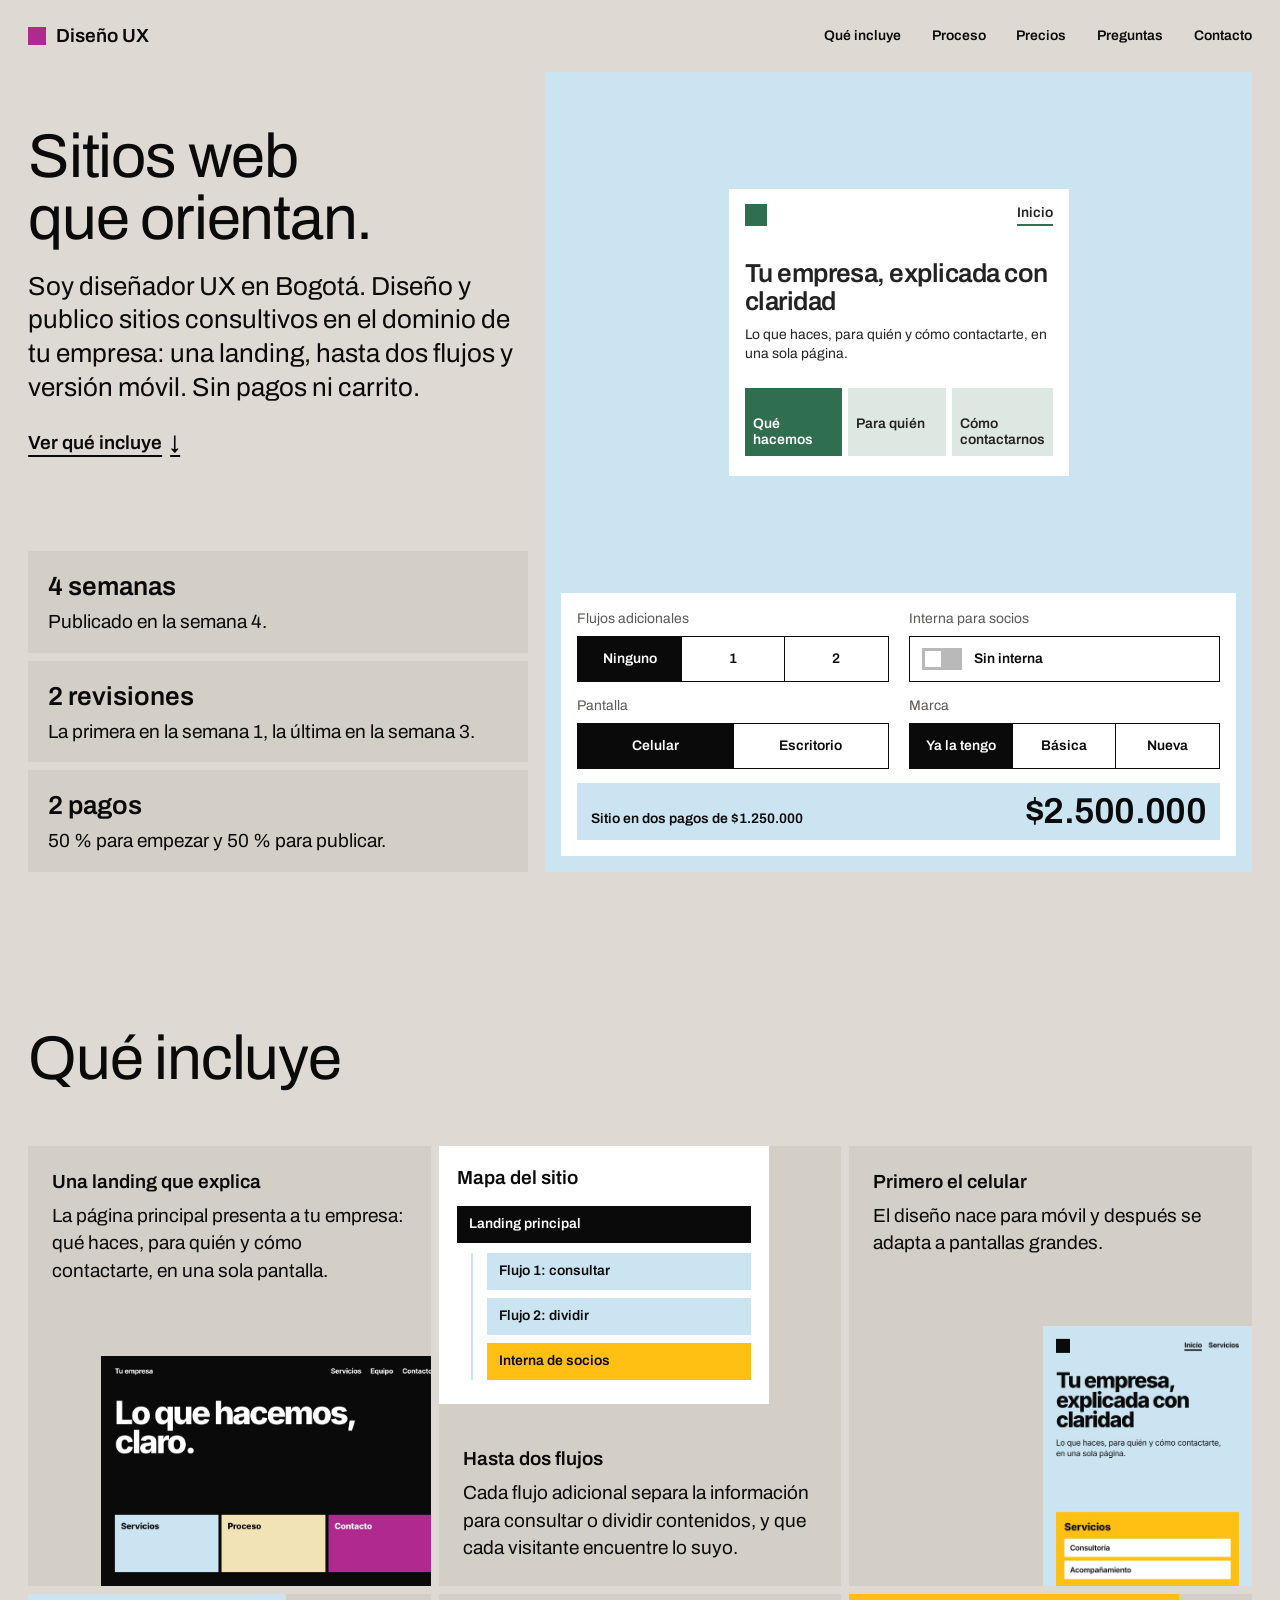
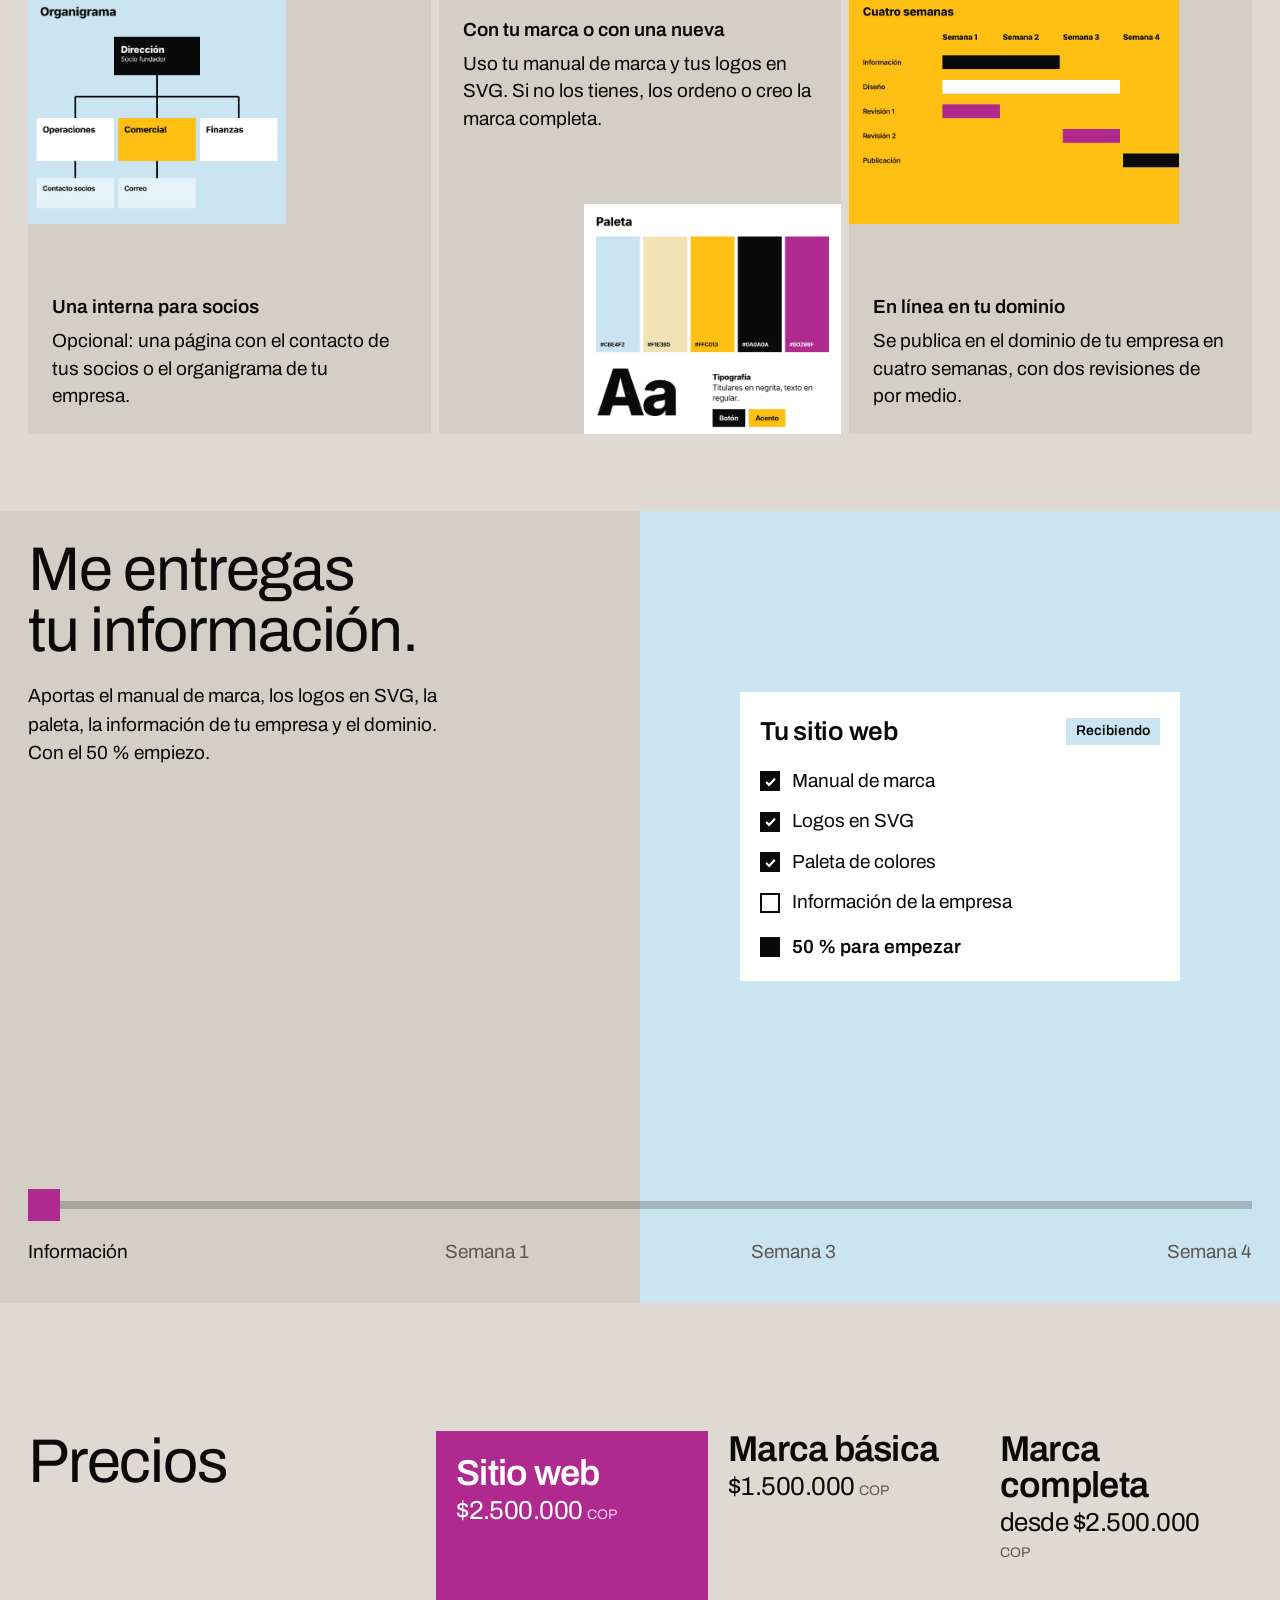
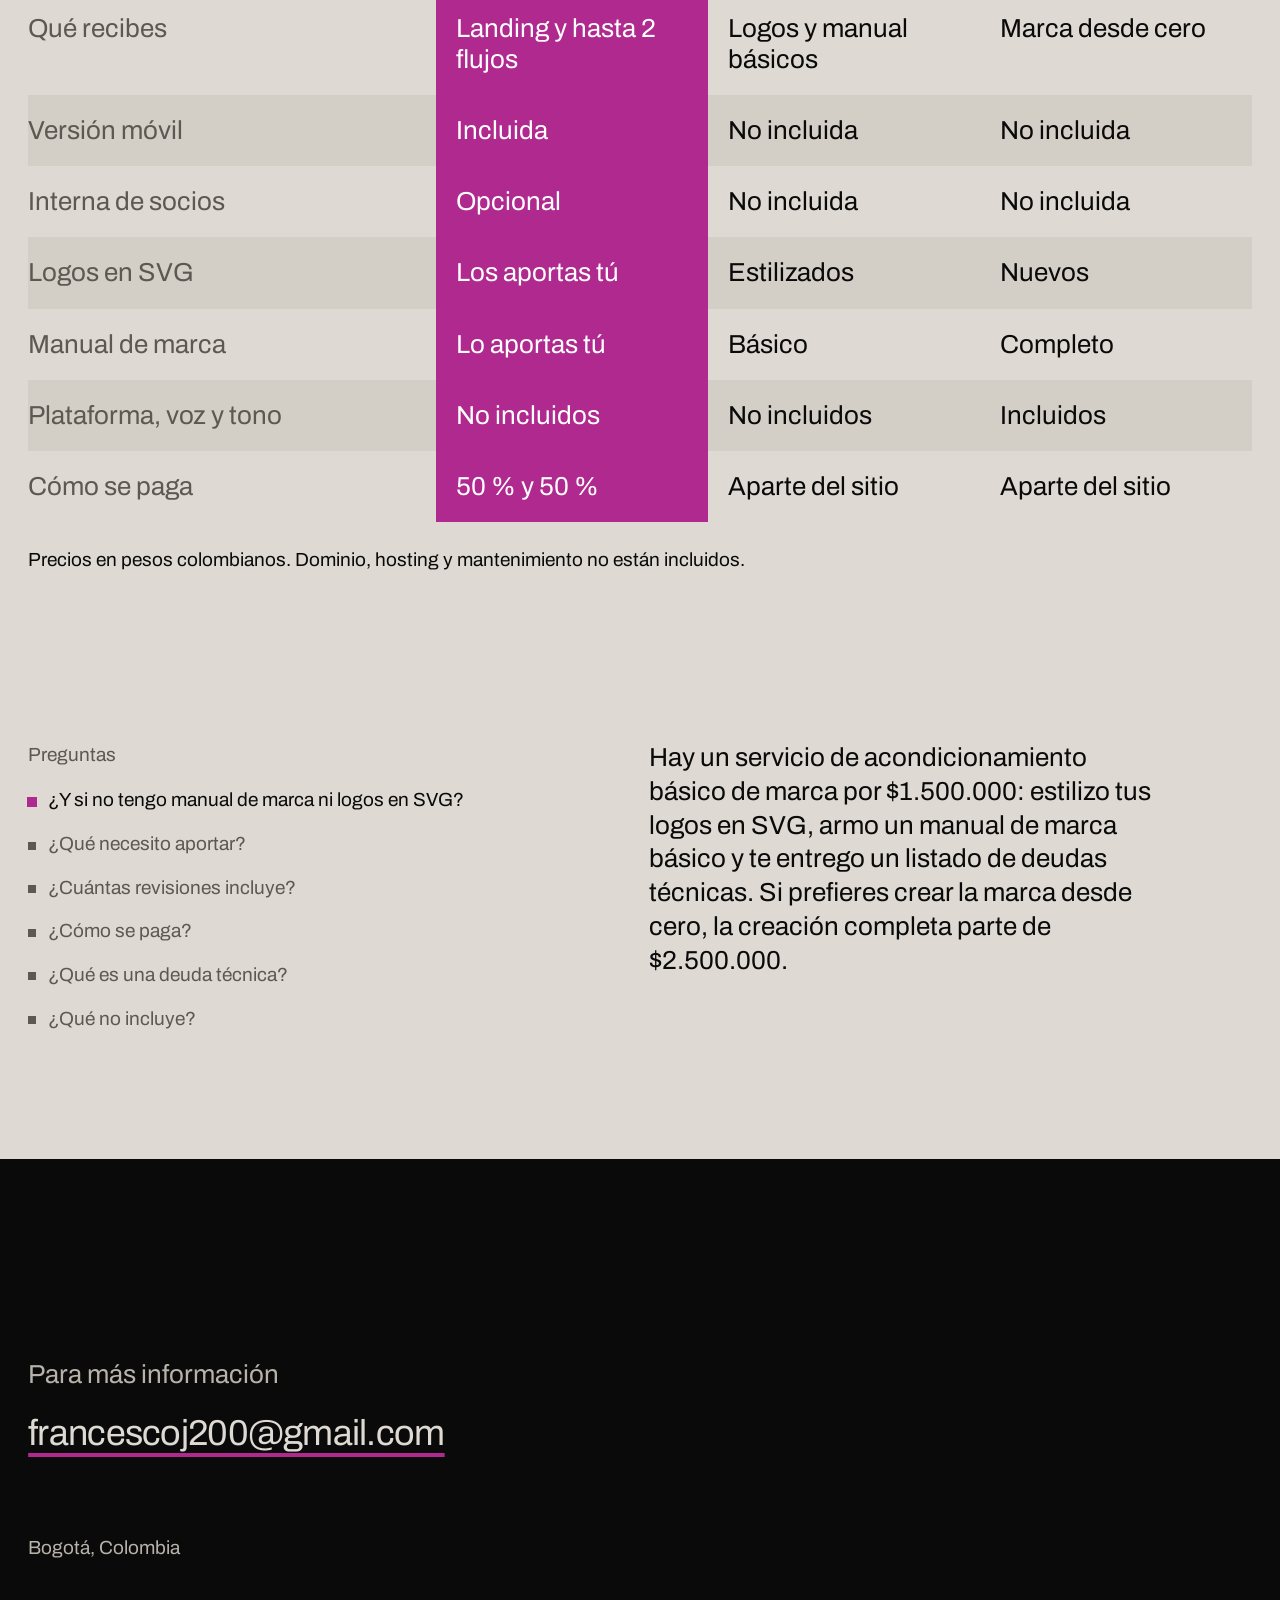
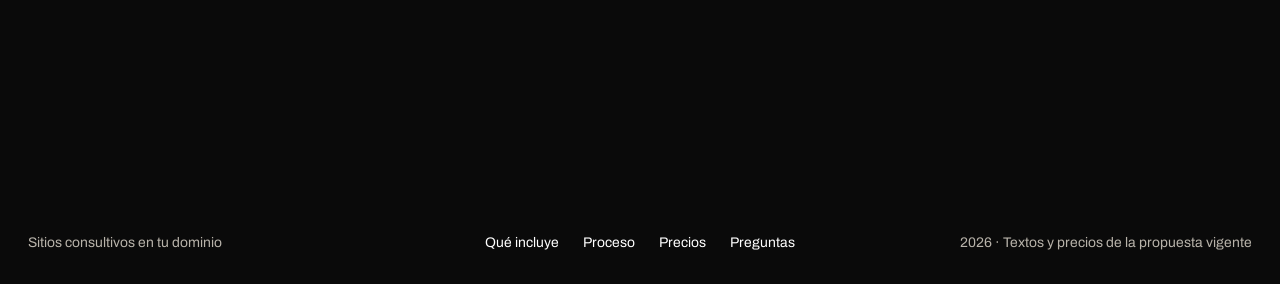
<file: index.html>
<!doctype html>
<html lang="es">
<head>
<meta charset="utf-8">
<meta name="viewport" content="width=device-width, initial-scale=1">
<title>Diseño UX para web · Sitios consultivos en tu dominio · Bogotá</title>
<meta name="description" content="Diseño y publico sitios web consultivos en el dominio de tu empresa: una landing, hasta dos flujos y versión móvil. Cuatro semanas, dos revisiones.">
<link rel="preconnect" href="https://fonts.googleapis.com">
<link rel="preconnect" href="https://fonts.gstatic.com" crossorigin>
<link href="https://fonts.googleapis.com/css2?family=Archivo:wght@400;600&display=swap" rel="stylesheet">
<link rel="stylesheet" href="styles.css">
<script>document.documentElement.classList.add('js')</script>
</head>
<body>

<!-- ============ HERO ============ -->
<header class="hero" id="inicio">
  <div class="nav">
    <a class="logo" href="#inicio"><span class="logo__mark" aria-hidden="true"></span>Diseño UX</a>
    <nav aria-label="Secciones">
      <a class="nav__opt" href="#incluye">Qué incluye</a>
      <a class="nav__opt" href="#proceso">Proceso</a>
      <a href="#precios">Precios</a>
      <a class="nav__opt" href="#preguntas">Preguntas</a>
      <a href="#contacto">Contacto</a>
    </nav>
  </div>

  <div class="hero__grid">
    <div class="hero__copy">
      <h1><span>Sitios web</span> <span>que orientan.</span></h1>
      <p class="lede" data-reveal>Soy diseñador UX en Bogotá. Diseño y publico sitios consultivos en el dominio de tu empresa: una landing, hasta dos flujos y versión móvil. Sin pagos ni carrito.</p>
      <a class="arrow" data-reveal style="--i:1" href="#incluye">Ver qué incluye <span aria-hidden="true">↓</span></a>

      <ul class="facts">
        <li data-reveal style="--i:1"><strong>4 semanas</strong><span>Publicado en la semana 4.</span></li>
        <li data-reveal style="--i:2"><strong>2 revisiones</strong><span>La primera en la semana 1, la última en la semana 3.</span></li>
        <li data-reveal style="--i:3"><strong>2 pagos</strong><span>50 % para empezar y 50 % para publicar.</span></li>
      </ul>
    </div>

    <div class="stage" data-reveal style="--i:1" role="group" aria-label="Arma tu sitio: configurador en vivo">
      <div class="stage__art">
        <div class="art" id="art" data-ui data-mode="narrow" data-flows="0" data-socios="off" data-brand="mine">
          <div class="art__bar">
            <span class="art__logo"></span>
            <nav class="art__tabs" aria-hidden="true">
              <b>Inicio</b>
              <span data-show="f1">Servicios</span>
              <span data-show="f2">Equipo</span>
              <span data-show="socios">Socios</span>
            </nav>
          </div>
          <div class="art__hero">
            <p class="art__h">Tu empresa, explicada con claridad</p>
            <p class="art__p">Lo que haces, para quién y cómo contactarte, en una sola página.</p>
          </div>
          <div class="art__tiles">
            <span>Qué hacemos</span><span>Para quién</span><span>Cómo contactarnos</span>
          </div>
          <div class="art__sec" data-show="f1">
            <p class="art__h2">Servicios</p>
            <ul><li>Consultoría</li><li>Acompañamiento</li><li>Capacitación</li></ul>
          </div>
          <div class="art__sec" data-show="f2">
            <p class="art__h2">Equipo</p>
            <ul><li>Dirección</li><li>Operaciones</li><li>Atención</li></ul>
          </div>
          <div class="art__sec" data-show="socios">
            <p class="art__h2">Socios</p>
            <div class="org"><i></i><i></i><i></i><i></i></div>
          </div>
        </div>
      </div>

      <div class="cfg" data-ui>
        <div class="cfg__grp">
          <p class="cfg__lab" id="l-flows">Flujos adicionales</p>
          <div class="seg" role="radiogroup" aria-labelledby="l-flows" data-ctl="flows">
            <button type="button" role="radio" aria-checked="true" data-v="0">Ninguno</button>
            <button type="button" role="radio" aria-checked="false" data-v="1">1</button>
            <button type="button" role="radio" aria-checked="false" data-v="2">2</button>
          </div>
        </div>
        <div class="cfg__grp">
          <p class="cfg__lab" id="l-socios">Interna para socios</p>
          <div class="seg" data-ctl="socios">
            <button type="button" role="switch" aria-checked="false" aria-labelledby="l-socios"><span class="sw"></span><span class="sw__t">Sin interna</span></button>
          </div>
        </div>
        <div class="cfg__grp">
          <p class="cfg__lab" id="l-mode">Pantalla</p>
          <div class="seg" role="radiogroup" aria-labelledby="l-mode" data-ctl="mode">
            <button type="button" role="radio" aria-checked="true" data-v="narrow">Celular</button>
            <button type="button" role="radio" aria-checked="false" data-v="wide">Escritorio</button>
          </div>
        </div>
        <div class="cfg__grp">
          <p class="cfg__lab" id="l-brand">Marca</p>
          <div class="seg" role="radiogroup" aria-labelledby="l-brand" data-ctl="brand">
            <button type="button" role="radio" aria-checked="true" data-v="mine">Ya la tengo</button>
            <button type="button" role="radio" aria-checked="false" data-v="basic">Básica</button>
            <button type="button" role="radio" aria-checked="false" data-v="new">Nueva</button>
          </div>
        </div>
        <p class="cfg__total"><span id="b-note">Sitio en dos pagos de $1.250.000</span><strong id="b-total">$2.500.000</strong></p>
      </div>
    </div>
  </div>
</header>

<main>

<!-- ============ QUÉ INCLUYE ============ -->
<section class="feat" id="incluye" aria-labelledby="t-feat">
  <h2 id="t-feat" data-reveal>Qué incluye</h2>
  <div class="cells">

    <article class="cell">
      <div class="cell__txt" data-reveal>
        <h3>Una landing que explica</h3>
        <p>La página principal presenta a tu empresa: qué haces, para quién y cómo contactarte, en una sola pantalla.</p>
      </div>
      <figure data-reveal style="--i:1" class="cell__fr dock-r">
        <img src="img/ui-landing.jpg" width="900" height="600" alt="Landing de escritorio sobre fondo negro con titular grande y tarjetas de color" loading="lazy">
      </figure>
    </article>

    <article class="cell">
      <div class="cell__txt" data-reveal>
        <h3>Hasta dos flujos</h3>
        <p>Cada flujo adicional separa la información para consultar o dividir contenidos, y que cada visitante encuentre lo suyo.</p>
      </div>
      <div class="cell__fr dock-l" data-reveal style="--i:1">
        <div class="ui sitemap" data-ui>
          <p class="ui__title">Mapa del sitio</p>
          <ul>
            <li><span class="node node--dark">Landing principal</span>
              <ul>
                <li><span class="node">Flujo 1: consultar</span></li>
                <li><span class="node">Flujo 2: dividir</span></li>
                <li><span class="node node--opt">Interna de socios</span></li>
              </ul>
            </li>
          </ul>
        </div>
      </div>
    </article>

    <article class="cell">
      <div class="cell__txt" data-reveal>
        <h3>Primero el celular</h3>
        <p>El diseño nace para móvil y después se adapta a pantallas grandes.</p>
      </div>
      <figure data-reveal style="--i:1" class="cell__fr dock-r cell__fr--phone">
        <img src="img/ui-phone-home.jpg" width="450" height="600" alt="Pantalla de teléfono con una landing consultiva en azul y amarillo" loading="lazy">
      </figure>
    </article>

    <article class="cell">
      <div class="cell__txt" data-reveal>
        <h3>Una interna para socios</h3>
        <p>Opcional: una página con el contacto de tus socios o el organigrama de tu empresa.</p>
      </div>
      <figure data-reveal style="--i:1" class="cell__fr dock-l cell__fr--sq">
        <img src="img/ui-org.jpg" width="600" height="600" alt="Organigrama de una empresa para la página interna de socios" loading="lazy">
      </figure>
    </article>

    <article class="cell">
      <div class="cell__txt" data-reveal>
        <h3>Con tu marca o con una nueva</h3>
        <p>Uso tu manual de marca y tus logos en SVG. Si no los tienes, los ordeno o creo la marca completa.</p>
      </div>
      <figure data-reveal style="--i:1" class="cell__fr dock-r cell__fr--sq">
        <img src="img/ui-palette.jpg" width="600" height="600" alt="Hoja de paleta de colores y tipografía de una marca" loading="lazy">
      </figure>
    </article>

    <article class="cell">
      <div class="cell__txt" data-reveal>
        <h3>En línea en tu dominio</h3>
        <p>Se publica en el dominio de tu empresa en cuatro semanas, con dos revisiones de por medio.</p>
      </div>
      <figure data-reveal style="--i:1" class="cell__fr dock-l">
        <img src="img/ui-gantt.jpg" width="900" height="600" alt="Cronograma de cuatro semanas con dos revisiones y la publicación" loading="lazy">
      </figure>
    </article>

  </div>
</section>

<!-- ============ PROCESO ============ -->
<section class="how" id="proceso" aria-label="Proceso de trabajo">
  <div class="how__clause" data-reveal>
    <h2 id="clause" aria-live="polite">Me entregas tu información.</h2>
    <p id="clause-note" class="how__note">Aportas el manual de marca, los logos en SVG, la paleta, la información de tu empresa y el dominio. Con el 50 % empiezo.</p>
  </div>

  <div class="how__frag" data-reveal style="--i:1">
    <article class="card on" data-s="0" data-ui>
      <header><b>Tu sitio web</b><span class="chip">Recibiendo</span></header>
      <ul class="check">
        <li class="on">Manual de marca</li>
        <li class="on">Logos en SVG</li>
        <li class="on">Paleta de colores</li>
        <li>Información de la empresa</li>
      </ul>
      <footer><span class="box on"></span>50 % para empezar</footer>
    </article>
    <article class="card" data-s="1" data-ui aria-hidden="true">
      <header><b>Tu sitio web</b><span class="chip chip--dark">Revisión 1 de 2</span></header>
      <div class="prev"><i></i><i></i><i class="w"></i></div>
      <footer>Comentarios de la semana 1</footer>
    </article>
    <article class="card" data-s="2" data-ui aria-hidden="true">
      <header><b>Tu sitio web</b><span class="chip chip--dark">Revisión 2 de 2</span></header>
      <ul class="check">
        <li class="on">Primera revisión</li>
        <li class="now">Última revisión</li>
        <li>Publicación</li>
      </ul>
      <div class="bar"><i style="width:72%"></i></div>
    </article>
    <article class="card card--light" data-s="3" data-ui aria-hidden="true">
      <header><b>Tu sitio web</b><span class="chip chip--ok">Publicado</span></header>
      <p class="url">tudominio.co</p>
      <ul class="check">
        <li class="on">Revisión 1</li>
        <li class="on">Revisión 2</li>
        <li class="on">50 % restante pagado</li>
      </ul>
    </article>
  </div>

  <div class="how__ctl">
    <input type="range" id="stage" min="0" max="3" step="1" value="0" aria-label="Etapa del proceso" aria-valuetext="Información">
    <ul class="names">
      <li><button type="button" data-s="0" aria-current="true">Información</button></li>
      <li><button type="button" data-s="1">Semana 1</button></li>
      <li><button type="button" data-s="2">Semana 3</button></li>
      <li><button type="button" data-s="3">Semana 4</button></li>
    </ul>
  </div>
</section>

<!-- ============ PRECIOS ============ -->
<section class="price" id="precios" aria-labelledby="t-price">
  <div class="plans">
    <h2 id="t-price" class="plans__h" data-reveal>Precios</h2>

    <ul class="plans__labels" aria-hidden="true">
      <li>Qué recibes</li>
      <li>Versión móvil</li>
      <li>Interna de socios</li>
      <li>Logos en SVG</li>
      <li>Manual de marca</li>
      <li>Plataforma, voz y tono</li>
      <li>Cómo se paga</li>
    </ul>

    <section class="plan plan--rec" aria-labelledby="p-web" data-reveal>
      <header><h3 id="p-web">Sitio web</h3><p class="plan__price">$2.500.000 <small>COP</small></p></header>
      <dl>
        <div><dt>Qué recibes</dt><dd>Landing y hasta 2 flujos</dd></div>
        <div><dt>Versión móvil</dt><dd>Incluida</dd></div>
        <div><dt>Interna de socios</dt><dd>Opcional</dd></div>
        <div><dt>Logos en SVG</dt><dd>Los aportas tú</dd></div>
        <div><dt>Manual de marca</dt><dd>Lo aportas tú</dd></div>
        <div><dt>Plataforma, voz y tono</dt><dd>No incluidos</dd></div>
        <div><dt>Cómo se paga</dt><dd>50 % y 50 %</dd></div>
      </dl>
    </section>

    <section class="plan" aria-labelledby="p-basic" data-reveal style="--i:1">
      <header><h3 id="p-basic">Marca básica</h3><p class="plan__price">$1.500.000 <small>COP</small></p></header>
      <dl>
        <div><dt>Qué recibes</dt><dd>Logos y manual básicos</dd></div>
        <div><dt>Versión móvil</dt><dd>No incluida</dd></div>
        <div><dt>Interna de socios</dt><dd>No incluida</dd></div>
        <div><dt>Logos en SVG</dt><dd>Estilizados</dd></div>
        <div><dt>Manual de marca</dt><dd>Básico</dd></div>
        <div><dt>Plataforma, voz y tono</dt><dd>No incluidos</dd></div>
        <div><dt>Cómo se paga</dt><dd>Aparte del sitio</dd></div>
      </dl>
    </section>

    <section class="plan" aria-labelledby="p-full" data-reveal style="--i:2">
      <header><h3 id="p-full">Marca completa</h3><p class="plan__price">desde $2.500.000 <small>COP</small></p></header>
      <dl>
        <div><dt>Qué recibes</dt><dd>Marca desde cero</dd></div>
        <div><dt>Versión móvil</dt><dd>No incluida</dd></div>
        <div><dt>Interna de socios</dt><dd>No incluida</dd></div>
        <div><dt>Logos en SVG</dt><dd>Nuevos</dd></div>
        <div><dt>Manual de marca</dt><dd>Completo</dd></div>
        <div><dt>Plataforma, voz y tono</dt><dd>Incluidos</dd></div>
        <div><dt>Cómo se paga</dt><dd>Aparte del sitio</dd></div>
      </dl>
    </section>
  </div>
  <p class="price__note" data-reveal>Precios en pesos colombianos. Dominio, hosting y mantenimiento no están incluidos.</p>
</section>

<!-- ============ PREGUNTAS ============ -->
<section class="faq" id="preguntas" aria-labelledby="t-faq">
  <div class="faq__list">
    <h2 id="t-faq" class="faq__h">Preguntas</h2>
    <ul class="q">
      <li class="is-open" data-reveal style="--i:1">
        <button type="button" aria-expanded="true"><i class="dot" aria-hidden="true"></i>¿Y si no tengo manual de marca ni logos en SVG?</button>
        <div class="q__a"><p>Hay un servicio de acondicionamiento básico de marca por $1.500.000: estilizo tus logos en SVG, armo un manual de marca básico y te entrego un listado de deudas técnicas. Si prefieres crear la marca desde cero, la creación completa parte de $2.500.000.</p></div>
      </li>
      <li data-reveal style="--i:2">
        <button type="button" aria-expanded="false"><i class="dot" aria-hidden="true"></i>¿Qué necesito aportar?</button>
        <div class="q__a"><p>El manual de marca, los logos en SVG, la paleta de colores, toda la información de tu empresa y el acceso al dominio donde publicaré el sitio.</p></div>
      </li>
      <li data-reveal style="--i:0">
        <button type="button" aria-expanded="false"><i class="dot" aria-hidden="true"></i>¿Cuántas revisiones incluye?</button>
        <div class="q__a"><p>Dos. La primera llega en la semana 1 y la última en la semana 3, para dejar la semana 4 libre para los últimos ajustes y la publicación.</p></div>
      </li>
      <li data-reveal style="--i:1">
        <button type="button" aria-expanded="false"><i class="dot" aria-hidden="true"></i>¿Cómo se paga?</button>
        <div class="q__a"><p>Empezamos con el 50 %. El sitio se publica cuando está pagado el 50 % restante.</p></div>
      </li>
      <li data-reveal style="--i:2">
        <button type="button" aria-expanded="false"><i class="dot" aria-hidden="true"></i>¿Qué es una deuda técnica?</button>
        <div class="q__a"><p>Es el listado de mejoras que no se pueden abarcar porque el presupuesto del sitio no las cubre. Quedan escritas para que las retomes cuando quieras.</p></div>
      </li>
      <li data-reveal style="--i:0">
        <button type="button" aria-expanded="false"><i class="dot" aria-hidden="true"></i>¿Qué no incluye?</button>
        <div class="q__a"><p>Más de dos flujos adicionales, más de dos revisiones, funciones transaccionales como pagos o carrito, trabajo de marca que no hayas contratado, dominio y hosting, y mantenimiento. Las actualizaciones de la página se cotizan por separado.</p></div>
      </li>
    </ul>
  </div>
  <div class="faq__pane" id="pane" aria-live="polite"></div>
</section>

<!-- ============ CONTACTO ============ -->
<section class="contact" id="contacto" aria-labelledby="t-contact">
  <h2 id="t-contact" class="contact__q" data-reveal>Para más información</h2>
  <p class="contact__mail" data-reveal style="--i:1"><a href="mailto:francescoj200@gmail.com">francescoj200@gmail.com</a></p>
  <p class="contact__city" data-reveal style="--i:2">Bogotá, Colombia</p>
</section>

</main>

<footer class="foot">
  <p>Sitios consultivos en tu dominio</p>
  <nav aria-label="Pie"><a href="#incluye">Qué incluye</a><a href="#proceso">Proceso</a><a href="#precios">Precios</a><a href="#preguntas">Preguntas</a></nav>
  <p class="foot__r">2026 · Textos y precios de la propuesta vigente</p>
</footer>

<script src="script.js" defer></script>
</body>
</html>
</file>
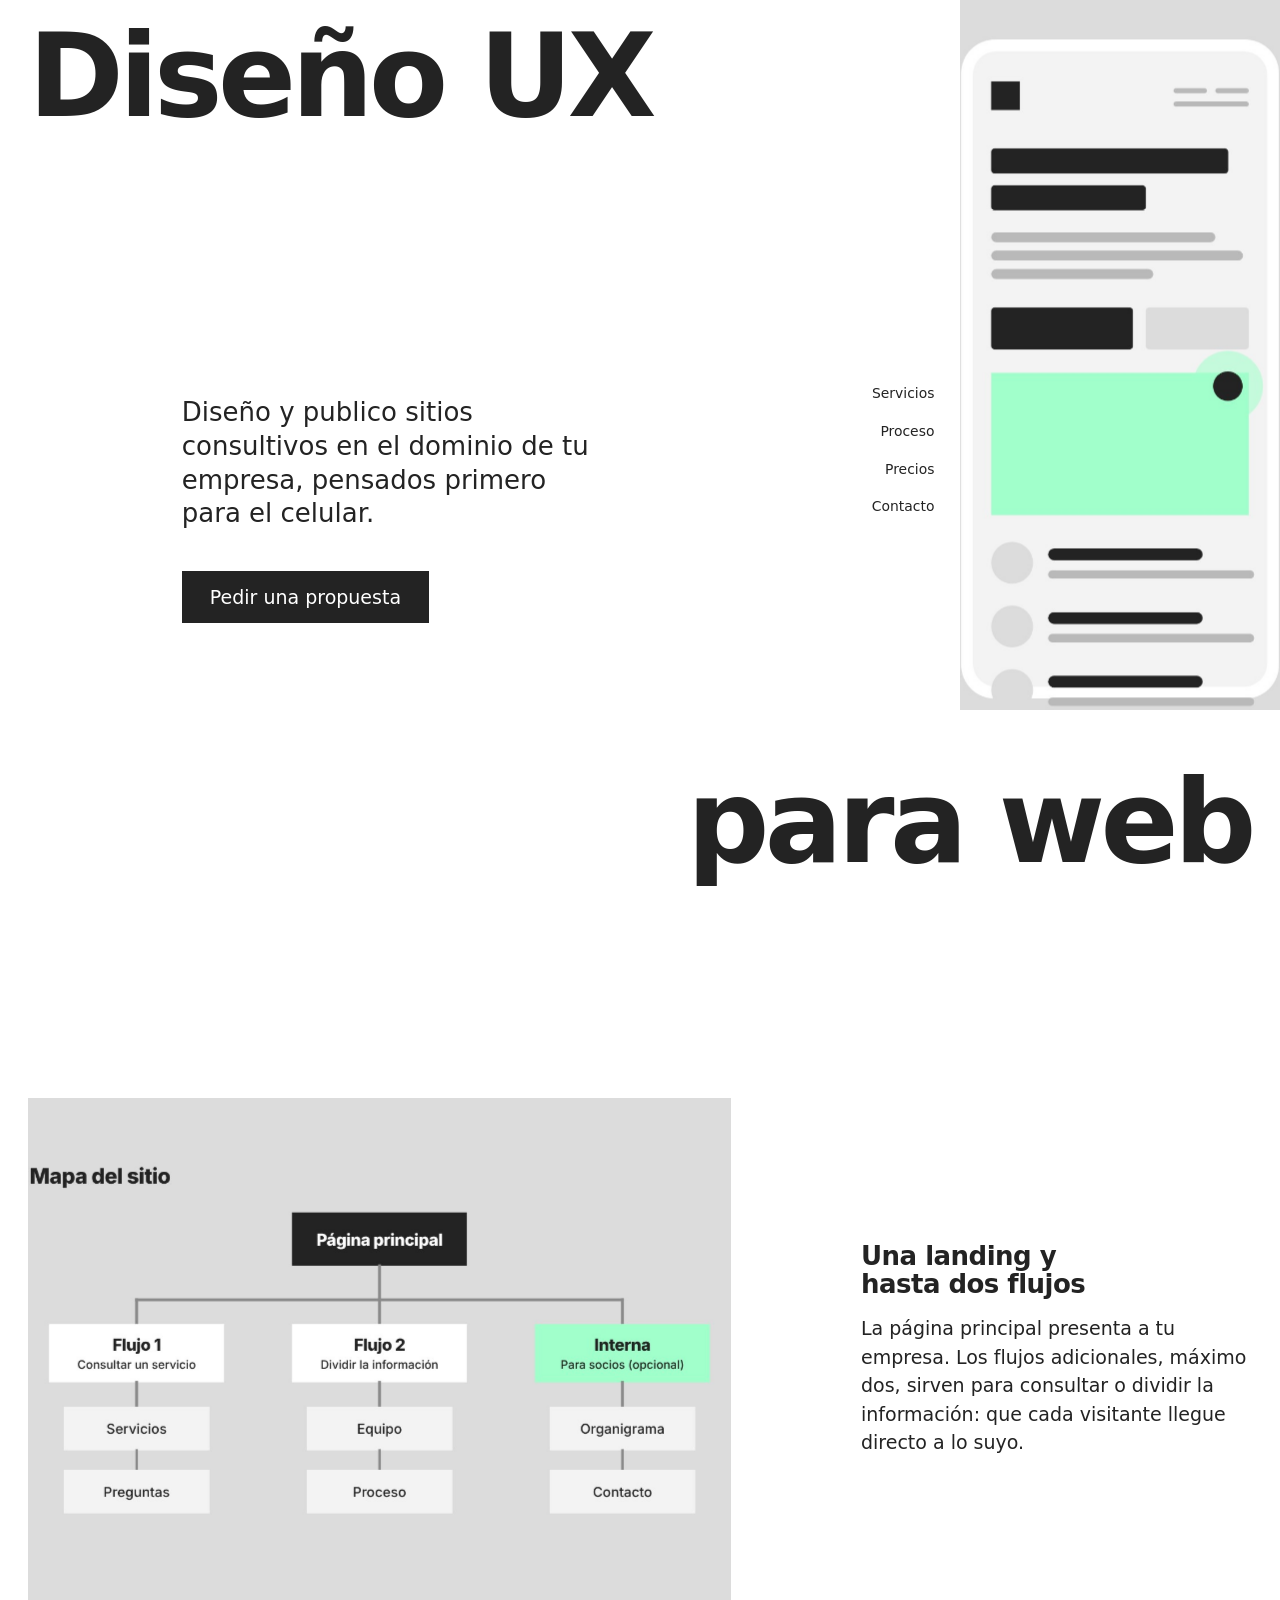
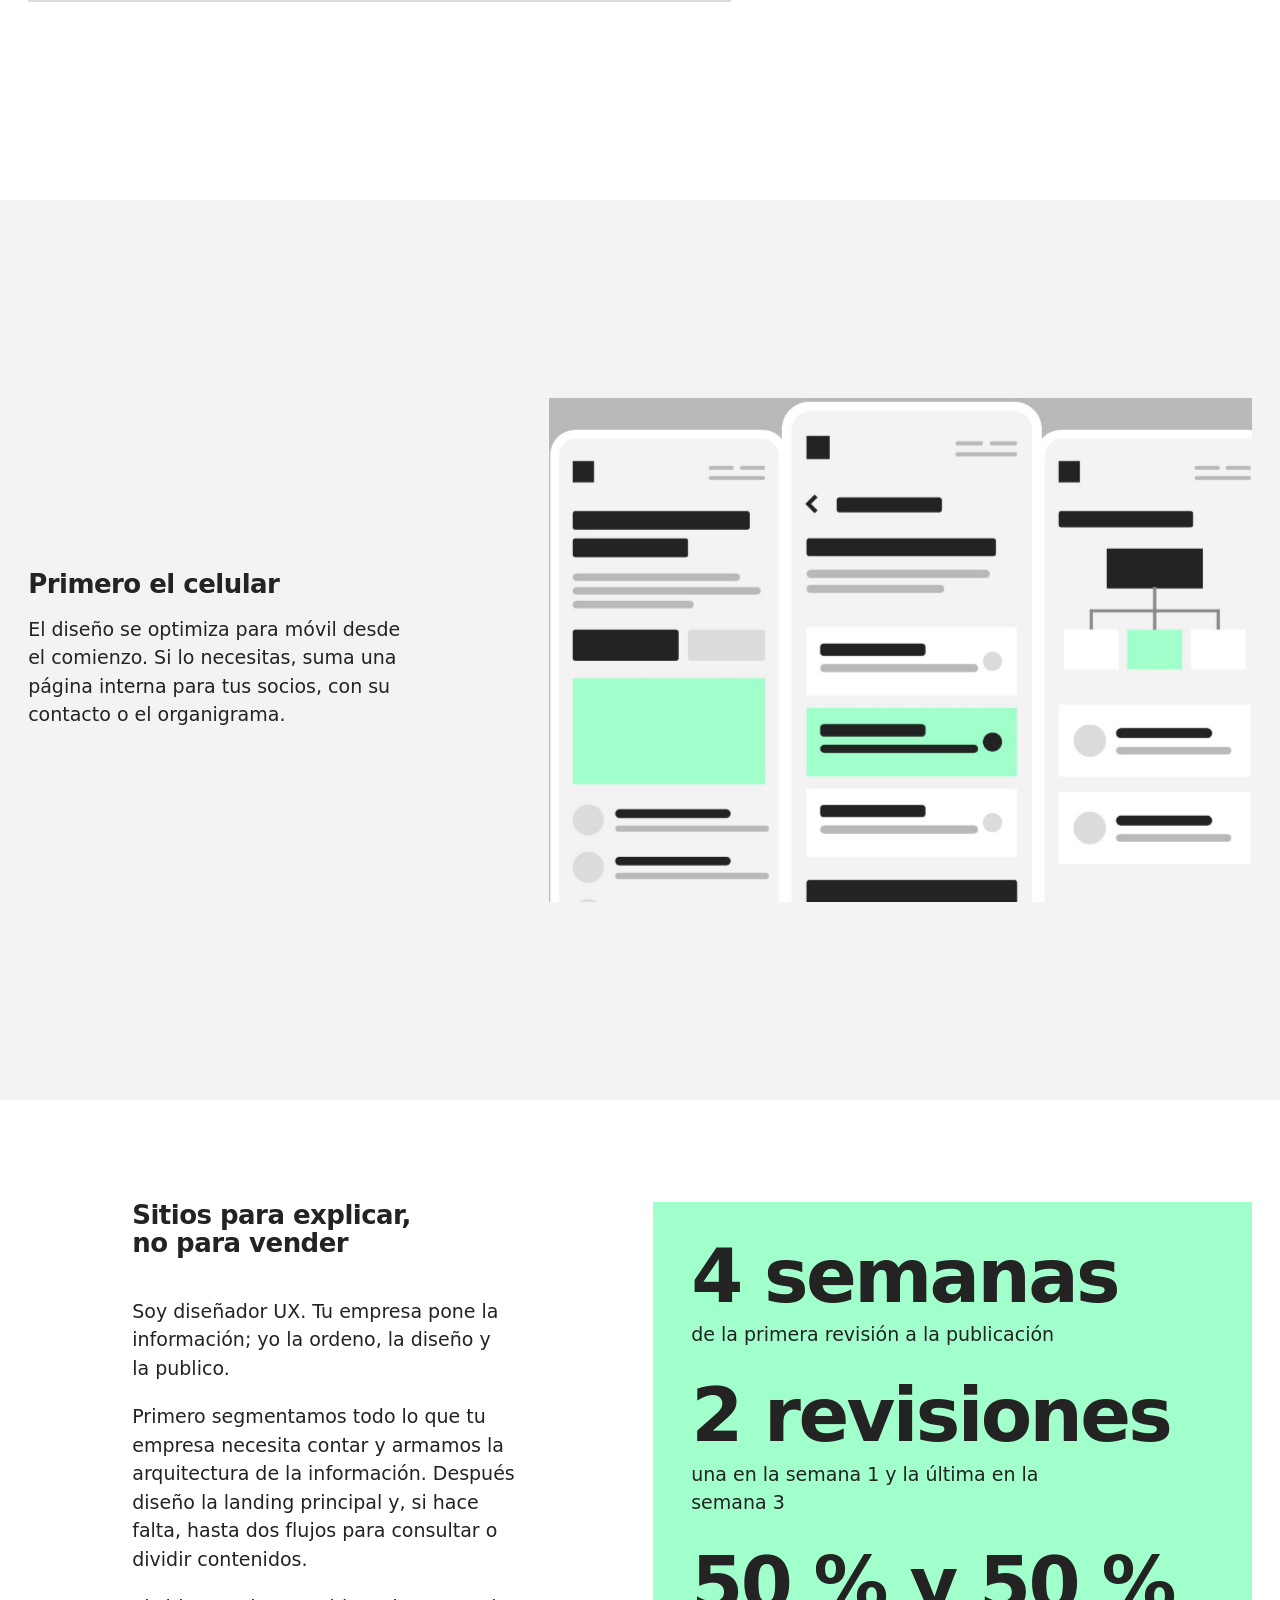
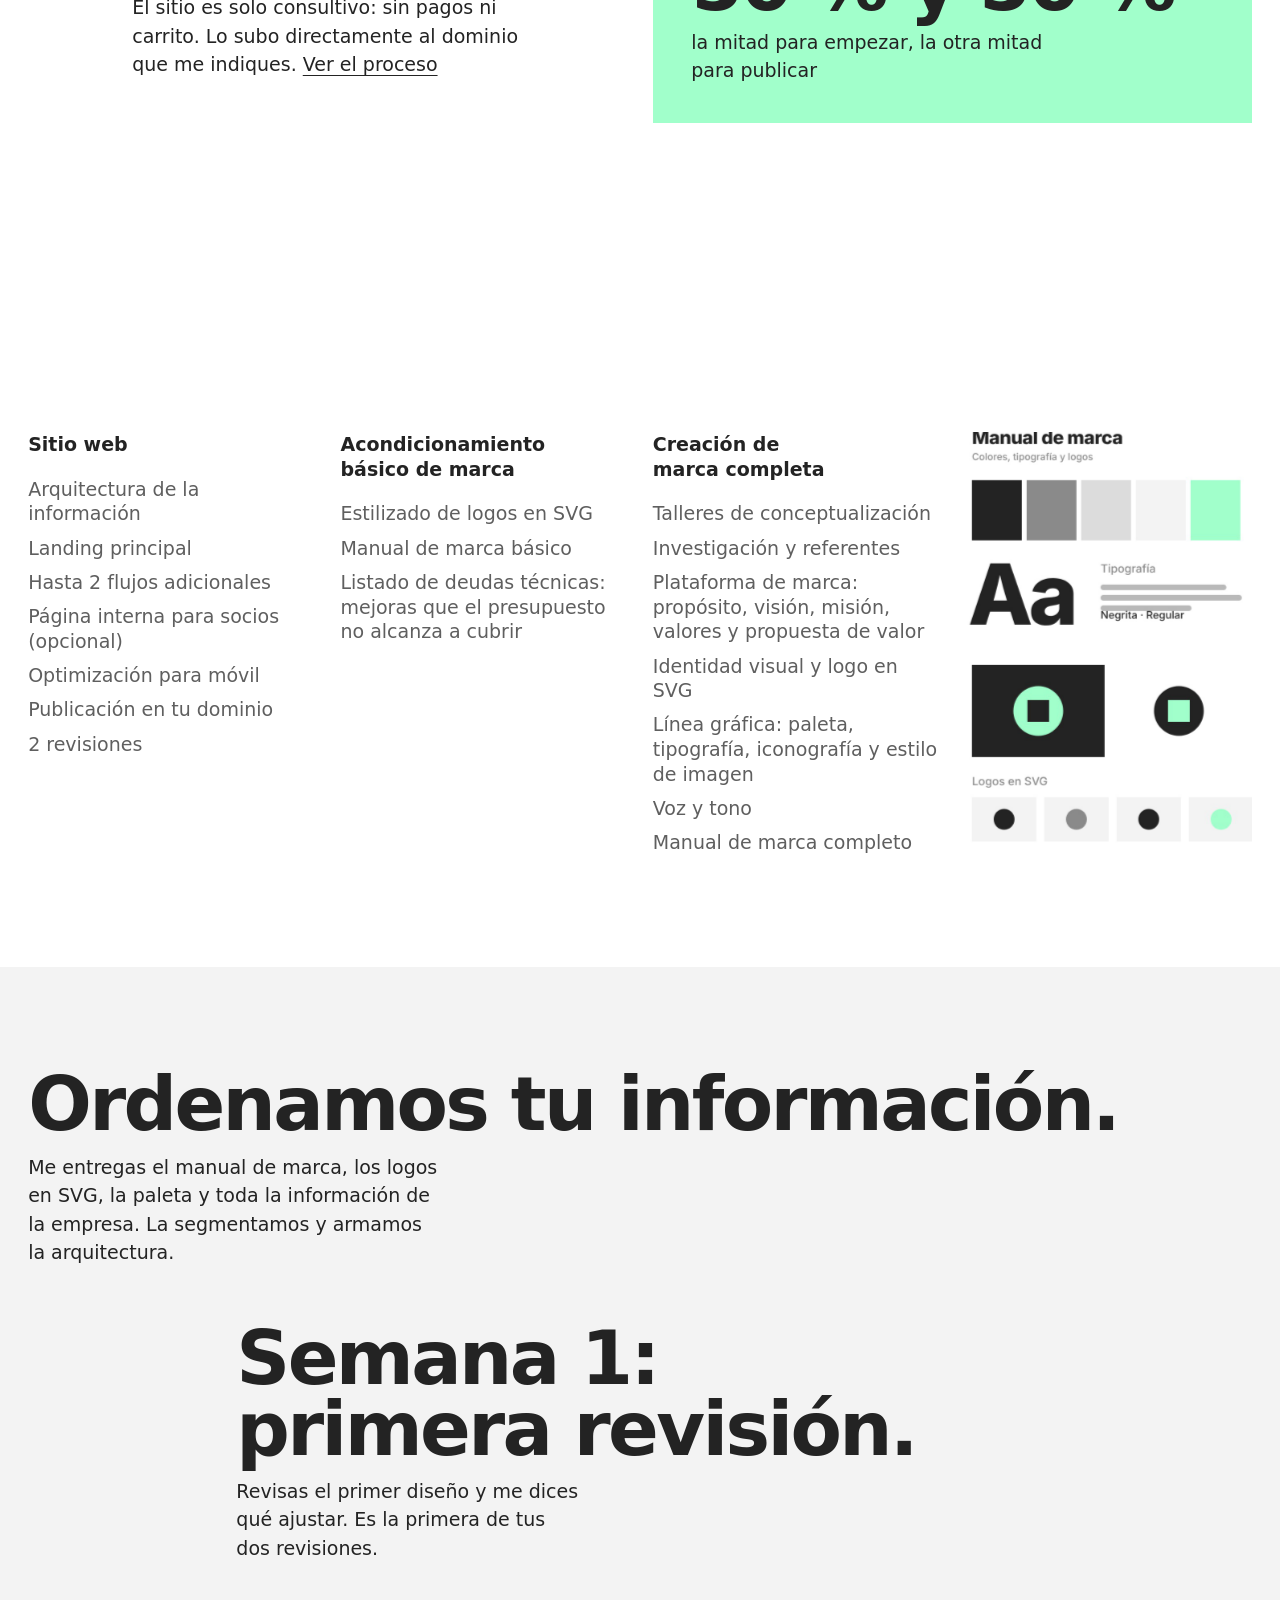
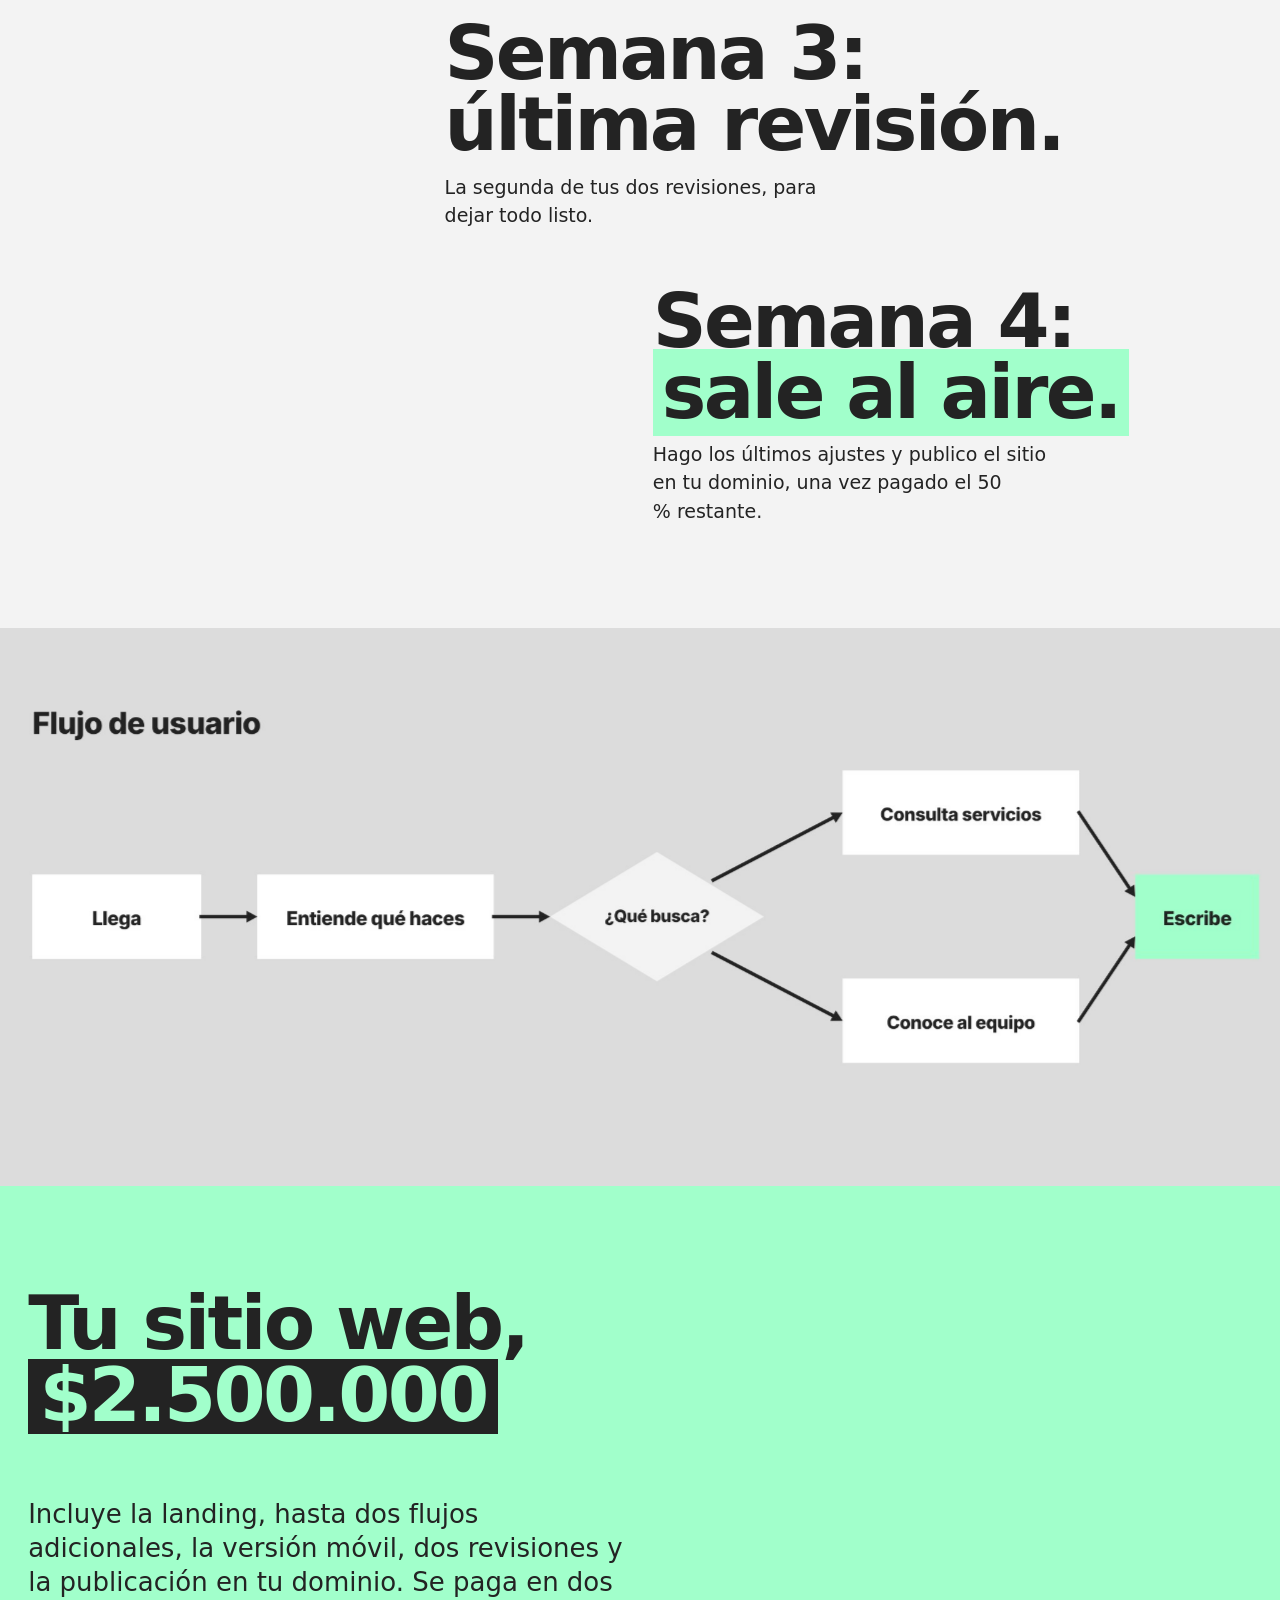
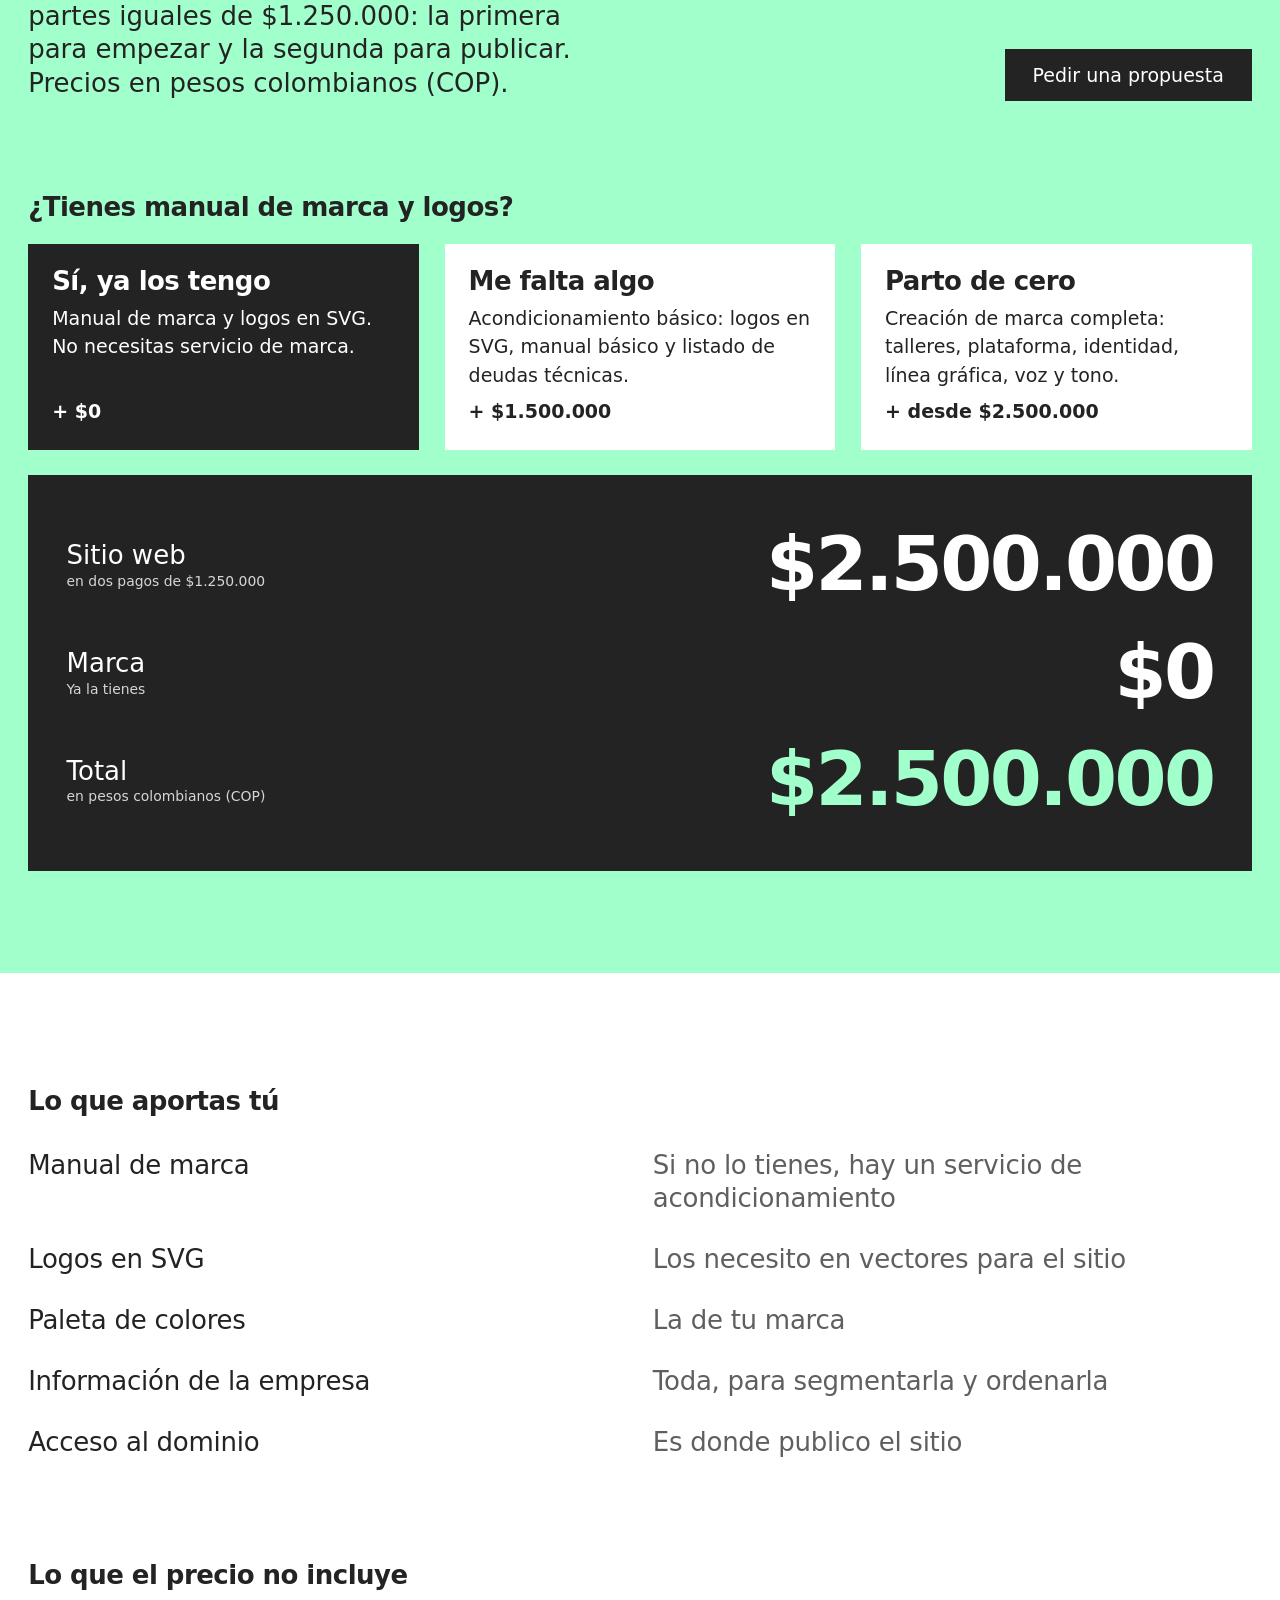
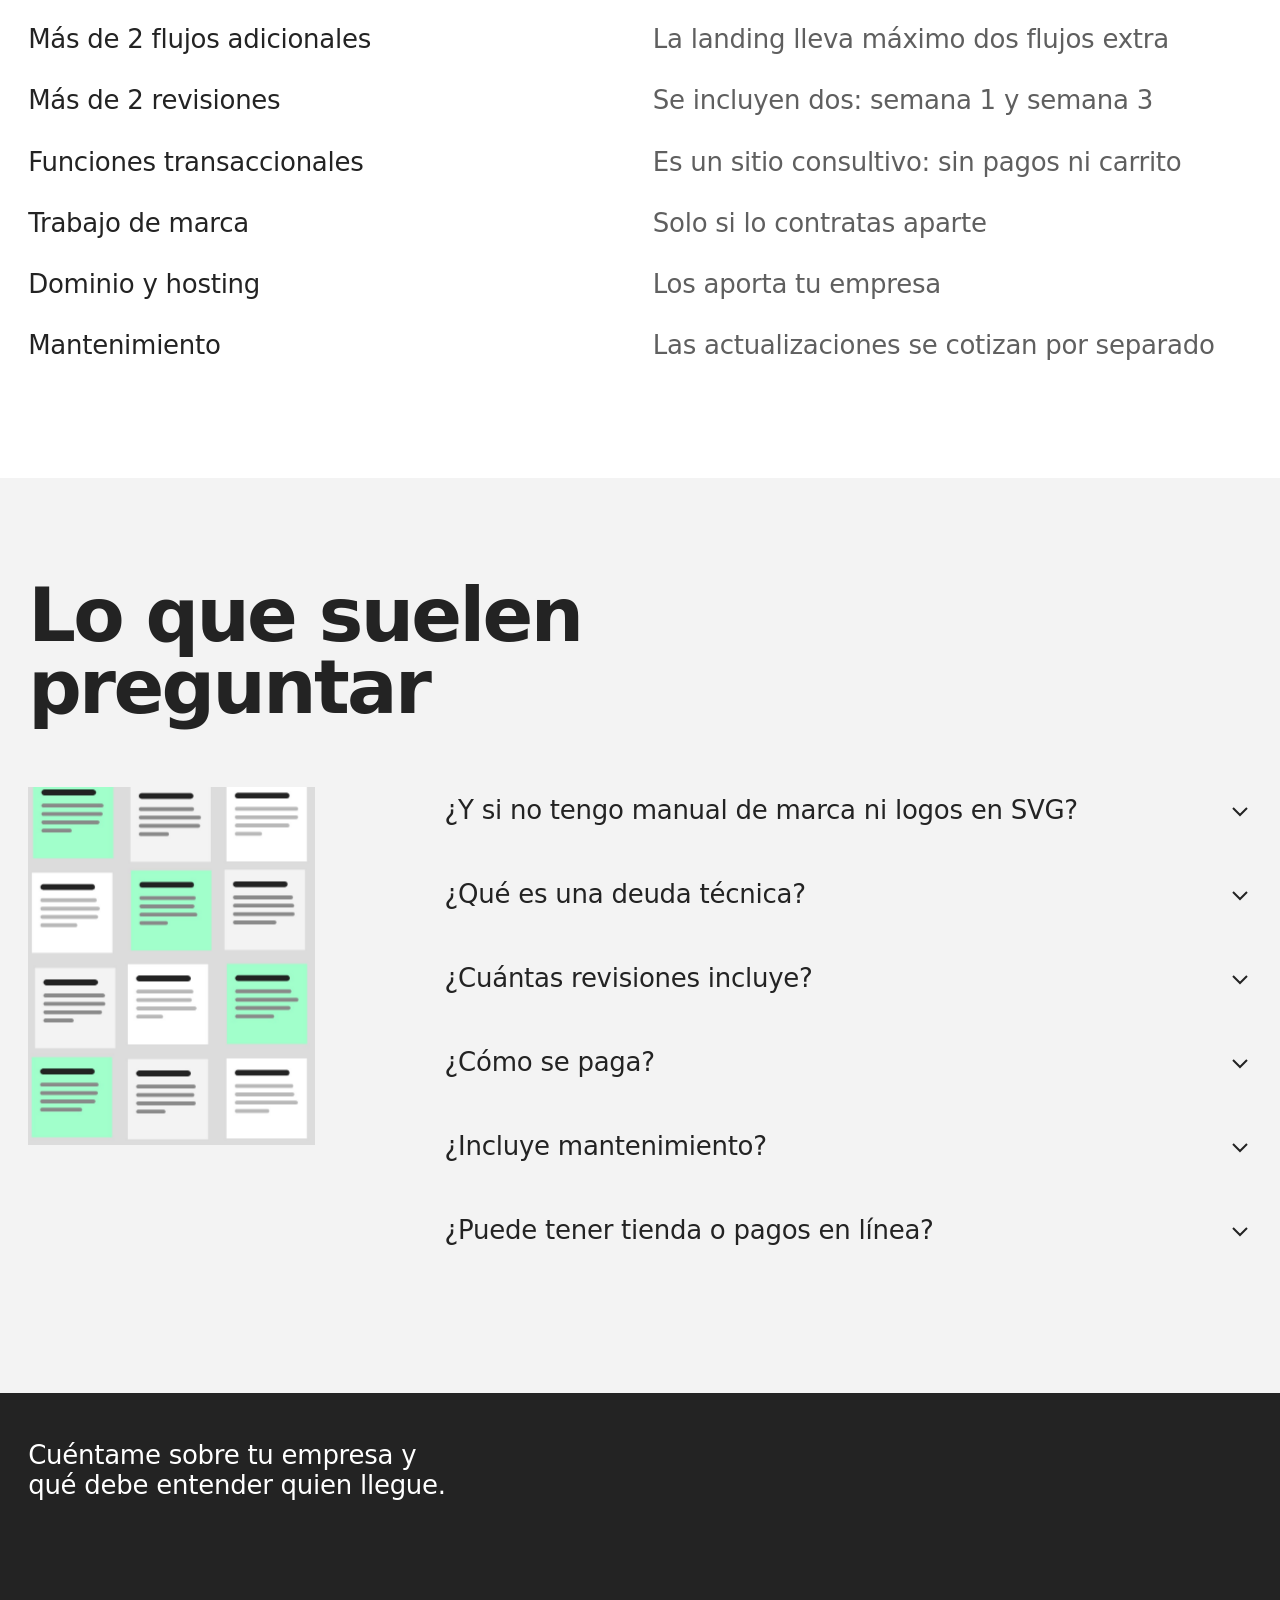
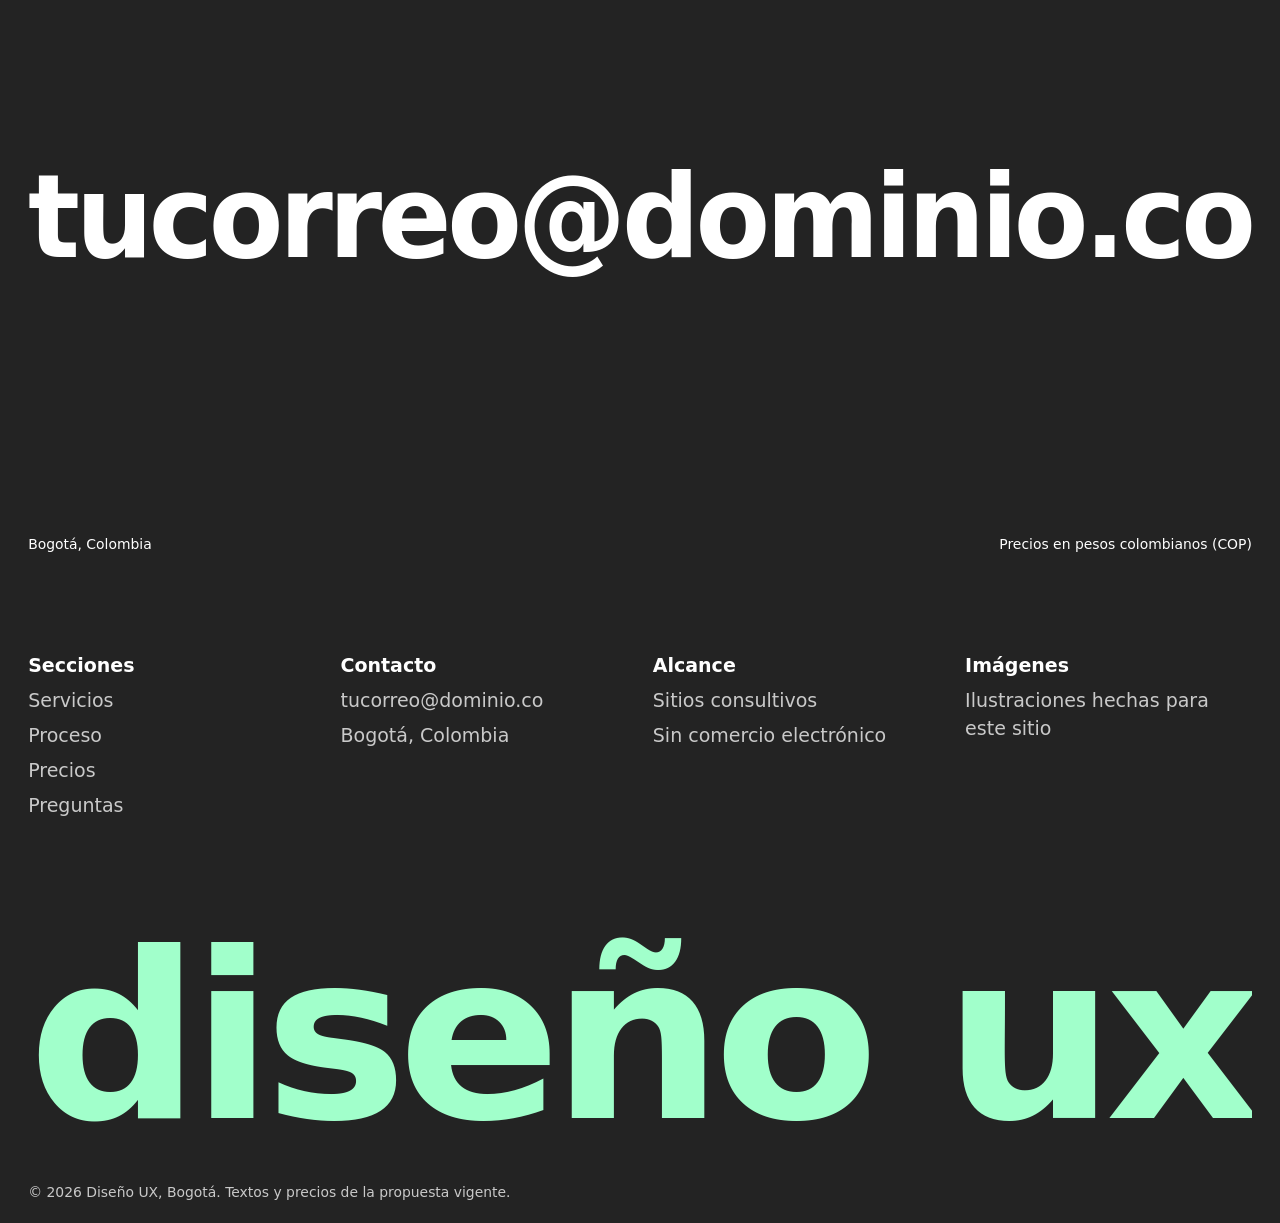
<file: v1/index.html>
<!doctype html>
<html lang="es">
<head>
<meta charset="utf-8">
<meta name="viewport" content="width=device-width, initial-scale=1">
<title>Diseño UX para sitios web consultivos · Bogotá</title>
<meta name="description" content="Diseño y publico sitios web consultivos en el dominio de tu empresa: una landing, hasta dos flujos y versión móvil. Cuatro semanas, dos revisiones.">
<link rel="preconnect" href="https://api.fontshare.com">
<link rel="preconnect" href="https://cdn.fontshare.com" crossorigin>
<link href="https://api.fontshare.com/v2/css?f[]=cabinet-grotesk@400,500,800&display=swap" rel="stylesheet">
<link rel="stylesheet" href="styles.css">
<script>document.documentElement.classList.add('js')</script>
</head>
<body>

<main>

<!-- HERO + pinned story -->
<div class="story" id="inicio">
  <div class="pin" aria-hidden="false">
    <h1><span>Diseño UX</span><span>para web</span></h1>
  </div>

  <section class="panel panel--hero" aria-label="Presentación">
    <div class="hero__main">
      <nav class="hero__nav" aria-label="Secciones">
        <a href="#servicios">Servicios</a>
        <a href="#proceso">Proceso</a>
        <a href="#precios">Precios</a>
        <a href="#contacto">Contacto</a>
      </nav>
      <div class="hero__body">
        <p class="hero__lede" data-reveal style="--i:1">Diseño y publico sitios consultivos en el dominio de tu empresa, pensados primero para el celular.</p>
        <a class="btn" href="#contacto" data-reveal style="--i:2">Pedir una propuesta</a>
      </div>
    </div>
    <figure class="hero__photo" data-drift>
      <img src="img/ux-hero.jpg" width="900" height="1400" alt="Wireframe de una landing en un teléfono: titular, botón, imagen y lista">
    </figure>
  </section>

  <section class="panel panel--a" aria-labelledby="t-landing">
    <figure class="panel__photo" data-drift>
      <img src="img/ux-mapa.jpg" width="1600" height="1000" alt="Mapa del sitio: página principal, dos flujos y una interna para socios" loading="lazy">
    </figure>
    <div class="panel__text">
      <h2 id="t-landing" data-reveal style="--i:0">Una landing y hasta dos flujos</h2>
      <p data-reveal style="--i:1">La página principal presenta a tu empresa. Los flujos adicionales, máximo dos, sirven para consultar o dividir la información: que cada visitante llegue directo a lo suyo.</p>
    </div>
  </section>

</div>

<section class="panel panel--b" aria-labelledby="t-movil">
  <div class="panel__text">
    <h2 id="t-movil" data-reveal style="--i:0">Primero el celular</h2>
    <p data-reveal style="--i:1">El diseño se optimiza para móvil desde el comienzo. Si lo necesitas, suma una página interna para tus socios, con su contacto o el organigrama.</p>
  </div>
  <figure class="panel__photo" data-drift>
    <img src="img/ux-movil.jpg" width="1600" height="1000" alt="Tres pantallas de teléfono en wireframe: inicio, un flujo y la interna de socios" loading="lazy">
  </figure>
</section>

<!-- INTRO -->
<section class="intro" id="que-hago" aria-labelledby="t-intro">
  <div class="intro__col">
    <h2 id="t-intro" data-reveal style="--i:0">Sitios para explicar, no para vender</h2>
    <p class="intro__first" data-reveal style="--i:1">Soy diseñador UX. Tu empresa pone la información; yo la ordeno, la diseño y la publico.</p>
    <p data-reveal style="--i:2">Primero segmentamos todo lo que tu empresa necesita contar y armamos la arquitectura de la información. Después diseño la landing principal y, si hace falta, hasta dos flujos para consultar o dividir contenidos.</p>
    <p data-reveal style="--i:3">El sitio es solo consultivo: sin pagos ni carrito. Lo subo directamente al dominio que me indiques. <a href="#proceso">Ver el proceso</a></p>
  </div>
  <div class="intro__facts">
    <p data-reveal style="--i:1"><strong>4 semanas</strong><span>de la primera revisión a la publicación</span></p>
    <p data-reveal style="--i:2"><strong>2 revisiones</strong><span>una en la semana 1 y la última en la semana 3</span></p>
    <p data-reveal style="--i:3"><strong>50 % y 50 %</strong><span>la mitad para empezar, la otra mitad para publicar</span></p>
  </div>
</section>

<!-- FEATURES -->
<section class="features" id="servicios" aria-labelledby="t-serv">
  <h2 id="t-serv" data-reveal style="--i:0">Lo que puedes contratar</h2>
  <div class="features__grid">
    <div class="grp" data-reveal style="--i:1">
      <h3>Sitio web</h3>
      <ul>
        <li>Arquitectura de la información</li>
        <li>Landing principal</li>
        <li>Hasta 2 flujos adicionales</li>
        <li>Página interna para socios (opcional)</li>
        <li>Optimización para móvil</li>
        <li>Publicación en tu dominio</li>
        <li>2 revisiones</li>
      </ul>
    </div>
    <div class="grp" data-reveal style="--i:2">
      <h3>Acondicionamiento básico de marca</h3>
      <ul>
        <li>Estilizado de logos en SVG</li>
        <li>Manual de marca básico</li>
        <li>Listado de deudas técnicas: mejoras que el presupuesto no alcanza a cubrir</li>
      </ul>
    </div>
    <div class="grp" data-reveal style="--i:3">
      <h3>Creación de marca completa</h3>
      <ul>
        <li>Talleres de conceptualización</li>
        <li>Investigación y referentes</li>
        <li>Plataforma de marca: propósito, visión, misión, valores y propuesta de valor</li>
        <li>Identidad visual y logo en SVG</li>
        <li>Línea gráfica: paleta, tipografía, iconografía y estilo de imagen</li>
        <li>Voz y tono</li>
        <li>Manual de marca completo</li>
      </ul>
    </div>
    <figure class="features__photo" data-drift>
      <img src="img/ux-marca.jpg" width="800" height="1200" alt="Hoja de manual de marca con paleta, tipografía y logos" loading="lazy">
    </figure>
  </div>
</section>

<!-- HOW IT WORKS -->
<section class="how" id="proceso" aria-labelledby="t-how">
  <ol class="steps">
    <li class="step">
      <h2 id="t-how" data-reveal style="--i:0">Ordenamos tu información.</h2>
      <p data-reveal style="--i:1">Me entregas el manual de marca, los logos en SVG, la paleta y toda la información de la empresa. La segmentamos y armamos la arquitectura.</p>
    </li>
    <li class="step">
      <p class="step__line" data-reveal style="--i:0">Semana 1: primera revisión.</p>
      <p data-reveal style="--i:1">Revisas el primer diseño y me dices qué ajustar. Es la primera de tus dos revisiones.</p>
    </li>
    <li class="step">
      <p class="step__line" data-reveal style="--i:0">Semana 3: última revisión.</p>
      <p data-reveal style="--i:1">La segunda de tus dos revisiones, para dejar todo listo.</p>
    </li>
    <li class="step">
      <p class="step__line" data-reveal style="--i:0">Semana 4: <mark>sale al aire.</mark></p>
      <p data-reveal style="--i:1">Hago los últimos ajustes y publico el sitio en tu dominio, una vez pagado el 50 % restante.</p>
    </li>
  </ol>
</section>

<figure class="band" data-drift>
  <img src="img/ux-flujo.jpg" width="2400" height="1000" alt="Diagrama de flujo de usuario: llega, entiende, elige y escribe" loading="lazy">
</figure>

<!-- PRICING -->
<section class="pricing" id="precios" aria-labelledby="t-price">
  <h2 id="t-price" data-reveal style="--i:0">Tu sitio web, <span class="price">$2.500.000</span></h2>
  <div class="pricing__row">
    <p class="pricing__incl" data-reveal style="--i:1">Incluye la landing, hasta dos flujos adicionales, la versión móvil, dos revisiones y la publicación en tu dominio. Se paga en dos partes iguales de $1.250.000: la primera para empezar y la segunda para publicar. Precios en pesos colombianos (COP).</p>
    <a class="btn" href="#contacto" data-reveal style="--i:2">Pedir una propuesta</a>
  </div>

  <form class="quote" id="cotizador" aria-labelledby="t-quote" onsubmit="return false">
    <h3 id="t-quote">¿Tienes manual de marca y logos?</h3>
    <div class="quote__opts" role="radiogroup" aria-labelledby="t-quote">
      <label class="opt"><input type="radio" name="marca" value="0" data-label="Ya tengo marca" checked>
        <span class="opt__tile"><strong>Sí, ya los tengo</strong><span>Manual de marca y logos en SVG. No necesitas servicio de marca.</span><em>+ $0</em></span></label>
      <label class="opt"><input type="radio" name="marca" value="1500000" data-label="Acondicionamiento básico">
        <span class="opt__tile"><strong>Me falta algo</strong><span>Acondicionamiento básico: logos en SVG, manual básico y listado de deudas técnicas.</span><em>+ $1.500.000</em></span></label>
      <label class="opt"><input type="radio" name="marca" value="2500000" data-label="Creación de marca completa" data-from="1">
        <span class="opt__tile"><strong>Parto de cero</strong><span>Creación de marca completa: talleres, plataforma, identidad, línea gráfica, voz y tono.</span><em>+ desde $2.500.000</em></span></label>
    </div>
    <div class="quote__out" aria-live="polite">
      <p><span>Sitio web<small>en dos pagos de $1.250.000</small></span><strong id="q-web">$2.500.000</strong></p>
      <p><span id="q-marca-l">Marca<small id="q-marca-n">Ya la tienes</small></span><strong id="q-marca">$0</strong></p>
      <p class="quote__total"><span>Total<small>en pesos colombianos (COP)</small></span><strong id="q-total">$2.500.000</strong></p>
    </div>
  </form>
</section>

<!-- LIST -->
<section class="scope" id="alcance" aria-labelledby="t-aporta">
  <div class="scope__part">
    <h2 id="t-aporta">Lo que aportas tú</h2>
    <ul class="rows">
      <li><span>Manual de marca</span><span>Si no lo tienes, hay un servicio de acondicionamiento</span></li>
      <li><span>Logos en SVG</span><span>Los necesito en vectores para el sitio</span></li>
      <li><span>Paleta de colores</span><span>La de tu marca</span></li>
      <li><span>Información de la empresa</span><span>Toda, para segmentarla y ordenarla</span></li>
      <li><span>Acceso al dominio</span><span>Es donde publico el sitio</span></li>
    </ul>
  </div>
  <div class="scope__part">
    <h2 id="t-noinc">Lo que el precio no incluye</h2>
    <ul class="rows">
      <li><span>Más de 2 flujos adicionales</span><span>La landing lleva máximo dos flujos extra</span></li>
      <li><span>Más de 2 revisiones</span><span>Se incluyen dos: semana 1 y semana 3</span></li>
      <li><span>Funciones transaccionales</span><span>Es un sitio consultivo: sin pagos ni carrito</span></li>
      <li><span>Trabajo de marca</span><span>Solo si lo contratas aparte</span></li>
      <li><span>Dominio y hosting</span><span>Los aporta tu empresa</span></li>
      <li><span>Mantenimiento</span><span>Las actualizaciones se cotizan por separado</span></li>
    </ul>
  </div>
</section>

<!-- FAQ -->
<section class="faq" id="preguntas" aria-labelledby="t-faq">
  <h2 id="t-faq" data-reveal style="--i:0">Lo que suelen preguntar</h2>
  <figure class="faq__photo" data-drift>
    <img src="img/ux-taller.jpg" width="1000" height="1250" alt="Tablero de taller de conceptualización con notas adhesivas" loading="lazy">
  </figure>
  <div class="faq__list">
    <details data-reveal style="--i:1"><summary>¿Y si no tengo manual de marca ni logos en SVG?<svg viewBox="0 0 24 24" width="24" height="24" aria-hidden="true"><path d="M5 9l7 7 7-7" fill="none" stroke="currentColor" stroke-width="2"/></svg></summary>
      <p>Hay un servicio de acondicionamiento básico de marca por $1.500.000: estilizo tus logos en SVG, armo un manual de marca básico y te entrego un listado de deudas técnicas.</p></details>
    <details data-reveal style="--i:2"><summary>¿Qué es una deuda técnica?<svg viewBox="0 0 24 24" width="24" height="24" aria-hidden="true"><path d="M5 9l7 7 7-7" fill="none" stroke="currentColor" stroke-width="2"/></svg></summary>
      <p>Es el listado de mejoras que no se pueden abarcar porque el presupuesto del sitio no las cubre. Quedan escritas para que las retomes cuando quieras.</p></details>
    <details data-reveal style="--i:3"><summary>¿Cuántas revisiones incluye?<svg viewBox="0 0 24 24" width="24" height="24" aria-hidden="true"><path d="M5 9l7 7 7-7" fill="none" stroke="currentColor" stroke-width="2"/></svg></summary>
      <p>Dos. La primera llega en la semana 1 y la última en la semana 3, para dejar la semana 4 libre para los últimos ajustes y la publicación.</p></details>
    <details data-reveal style="--i:4"><summary>¿Cómo se paga?<svg viewBox="0 0 24 24" width="24" height="24" aria-hidden="true"><path d="M5 9l7 7 7-7" fill="none" stroke="currentColor" stroke-width="2"/></svg></summary>
      <p>Empezamos con el 50 %. El sitio se publica cuando está pagado el 50 % restante.</p></details>
    <details data-reveal style="--i:5"><summary>¿Incluye mantenimiento?<svg viewBox="0 0 24 24" width="24" height="24" aria-hidden="true"><path d="M5 9l7 7 7-7" fill="none" stroke="currentColor" stroke-width="2"/></svg></summary>
      <p>No. Las actualizaciones de la página se cotizan por separado.</p></details>
    <details data-reveal style="--i:6"><summary>¿Puede tener tienda o pagos en línea?<svg viewBox="0 0 24 24" width="24" height="24" aria-hidden="true"><path d="M5 9l7 7 7-7" fill="none" stroke="currentColor" stroke-width="2"/></svg></summary>
      <p>No. Este servicio es solo para sitios consultivos: explican y orientan, sin funciones transaccionales.</p></details>
  </div>
</section>

<!-- CONTACT -->
<section class="contact" id="contacto" aria-labelledby="t-contact">
  <h2 id="t-contact">Cuéntame sobre tu empresa y qué debe entender quien llegue.</h2>
  <a class="contact__mail" href="mailto:tucorreo@dominio.co" aria-label="Escribir a tucorreo@dominio.co">
    <svg class="mail--wide" viewBox="0 0 2000 230" role="img" aria-hidden="true"><text x="0" y="180" textLength="2000" lengthAdjust="spacingAndGlyphs">tucorreo@dominio.co</text></svg>
    <svg class="mail--stack" viewBox="0 0 1000 420" role="img" aria-hidden="true"><text x="0" y="170" textLength="1000" lengthAdjust="spacingAndGlyphs">tucorreo@</text><text x="0" y="370" textLength="1000" lengthAdjust="spacingAndGlyphs">dominio.co</text></svg>
  </a>
  <p class="contact__city">Bogotá, Colombia</p>
  <p class="contact__cop">Precios en pesos colombianos (COP)</p>
</section>

</main>

<footer class="foot">
  <div class="foot__cols">
    <div><strong>Secciones</strong><a href="#servicios">Servicios</a><a href="#proceso">Proceso</a><a href="#precios">Precios</a><a href="#preguntas">Preguntas</a></div>
    <div><strong>Contacto</strong><a href="mailto:tucorreo@dominio.co">tucorreo@dominio.co</a><span>Bogotá, Colombia</span></div>
    <div><strong>Alcance</strong><span>Sitios consultivos</span><span>Sin comercio electrónico</span></div>
    <div><strong>Imágenes</strong><span>Ilustraciones hechas para este sitio</span></div>
  </div>
  <svg class="foot__mark" viewBox="0 0 1000 200" role="img" aria-label="Diseño UX"><text x="0" y="160" textLength="1000" lengthAdjust="spacingAndGlyphs">diseño ux</text></svg>
  <p class="foot__legal">© 2026 Diseño UX, Bogotá. Textos y precios de la propuesta vigente.</p>
</footer>

<script src="script.js" defer></script>
</body>
</html>
</file>
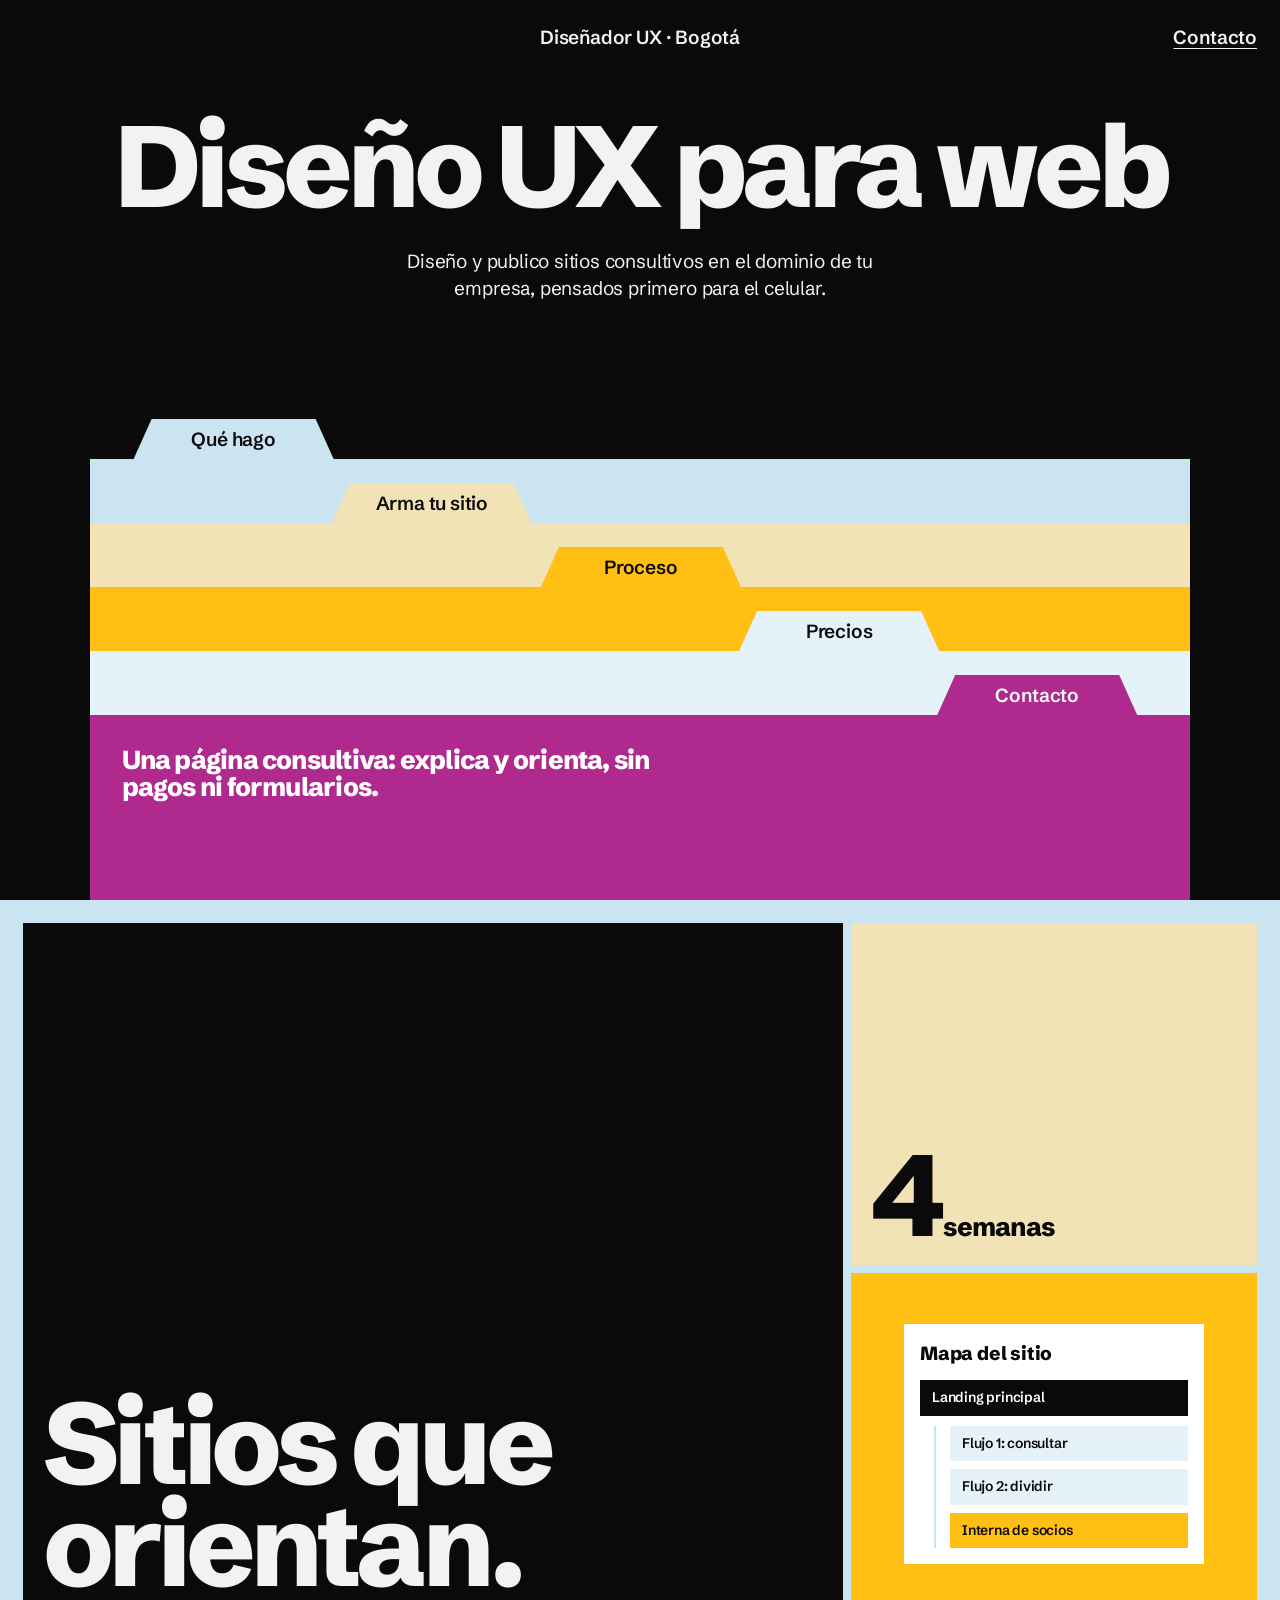
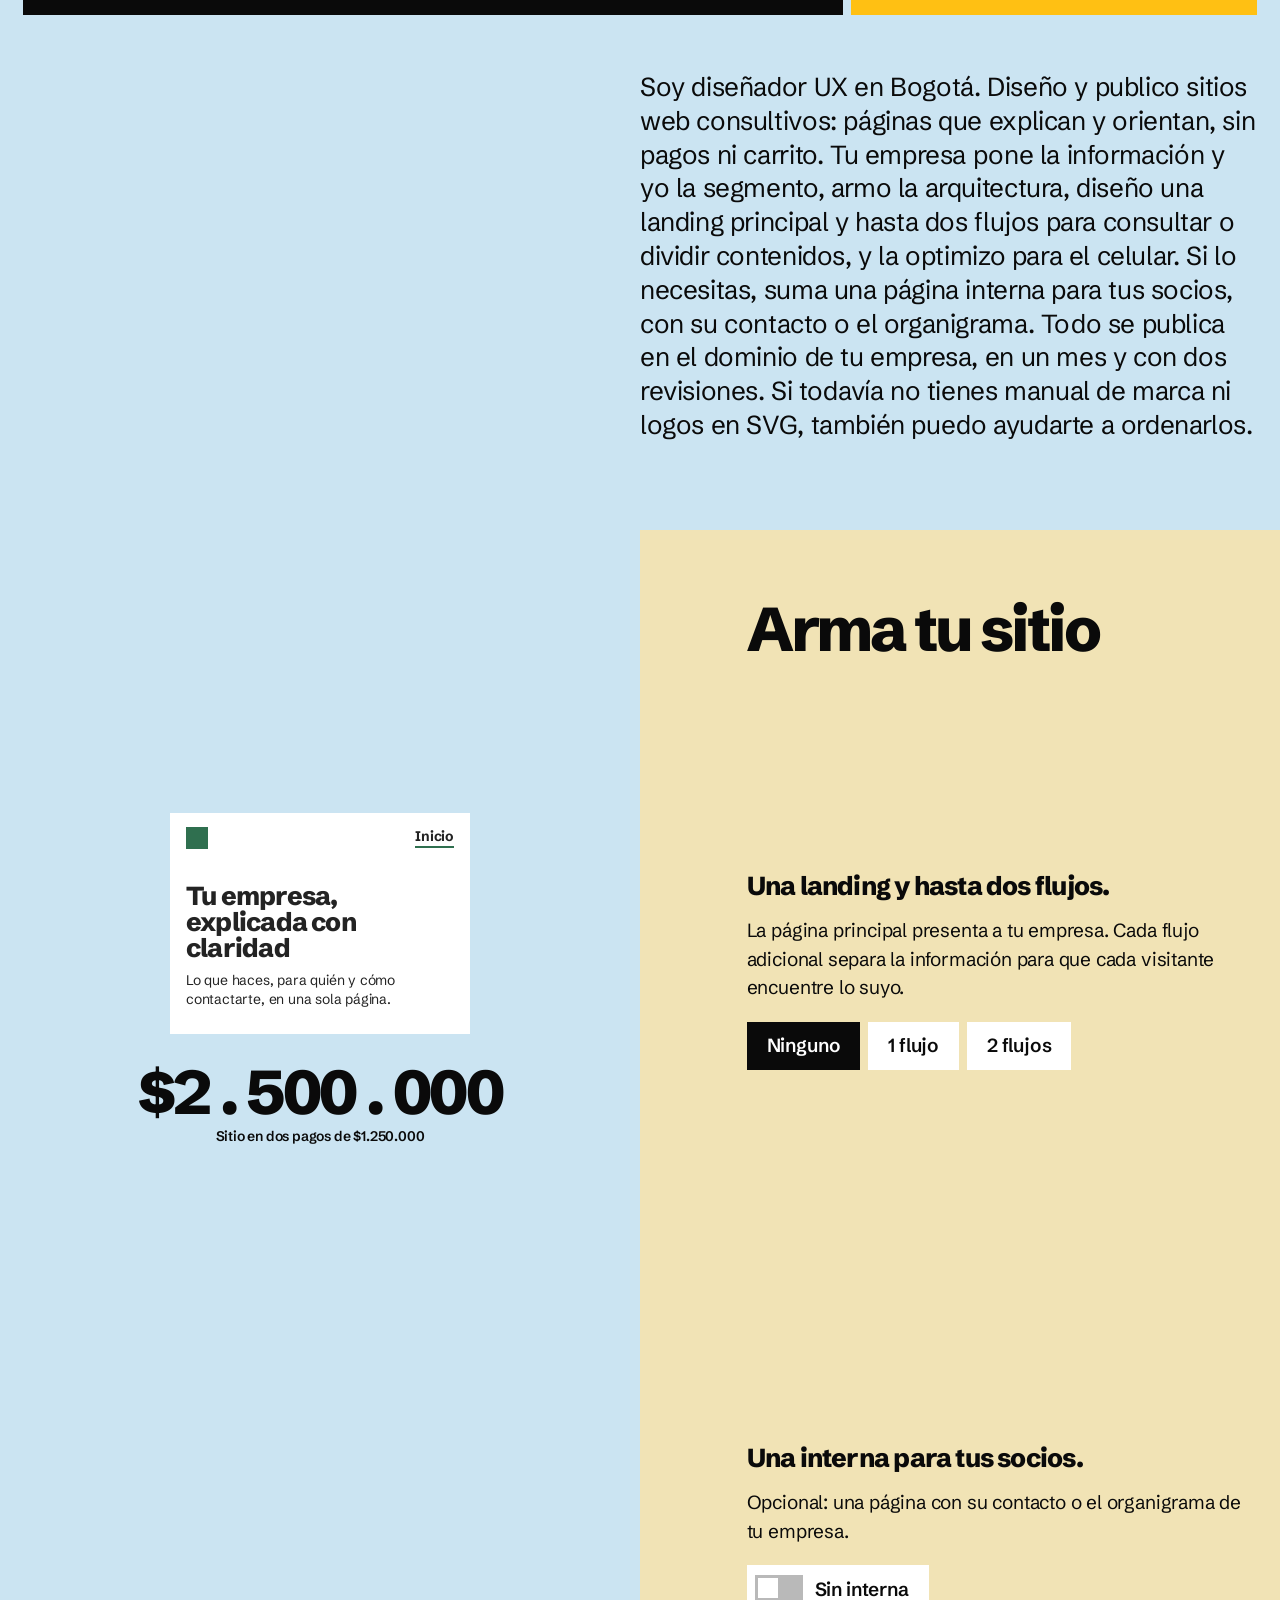
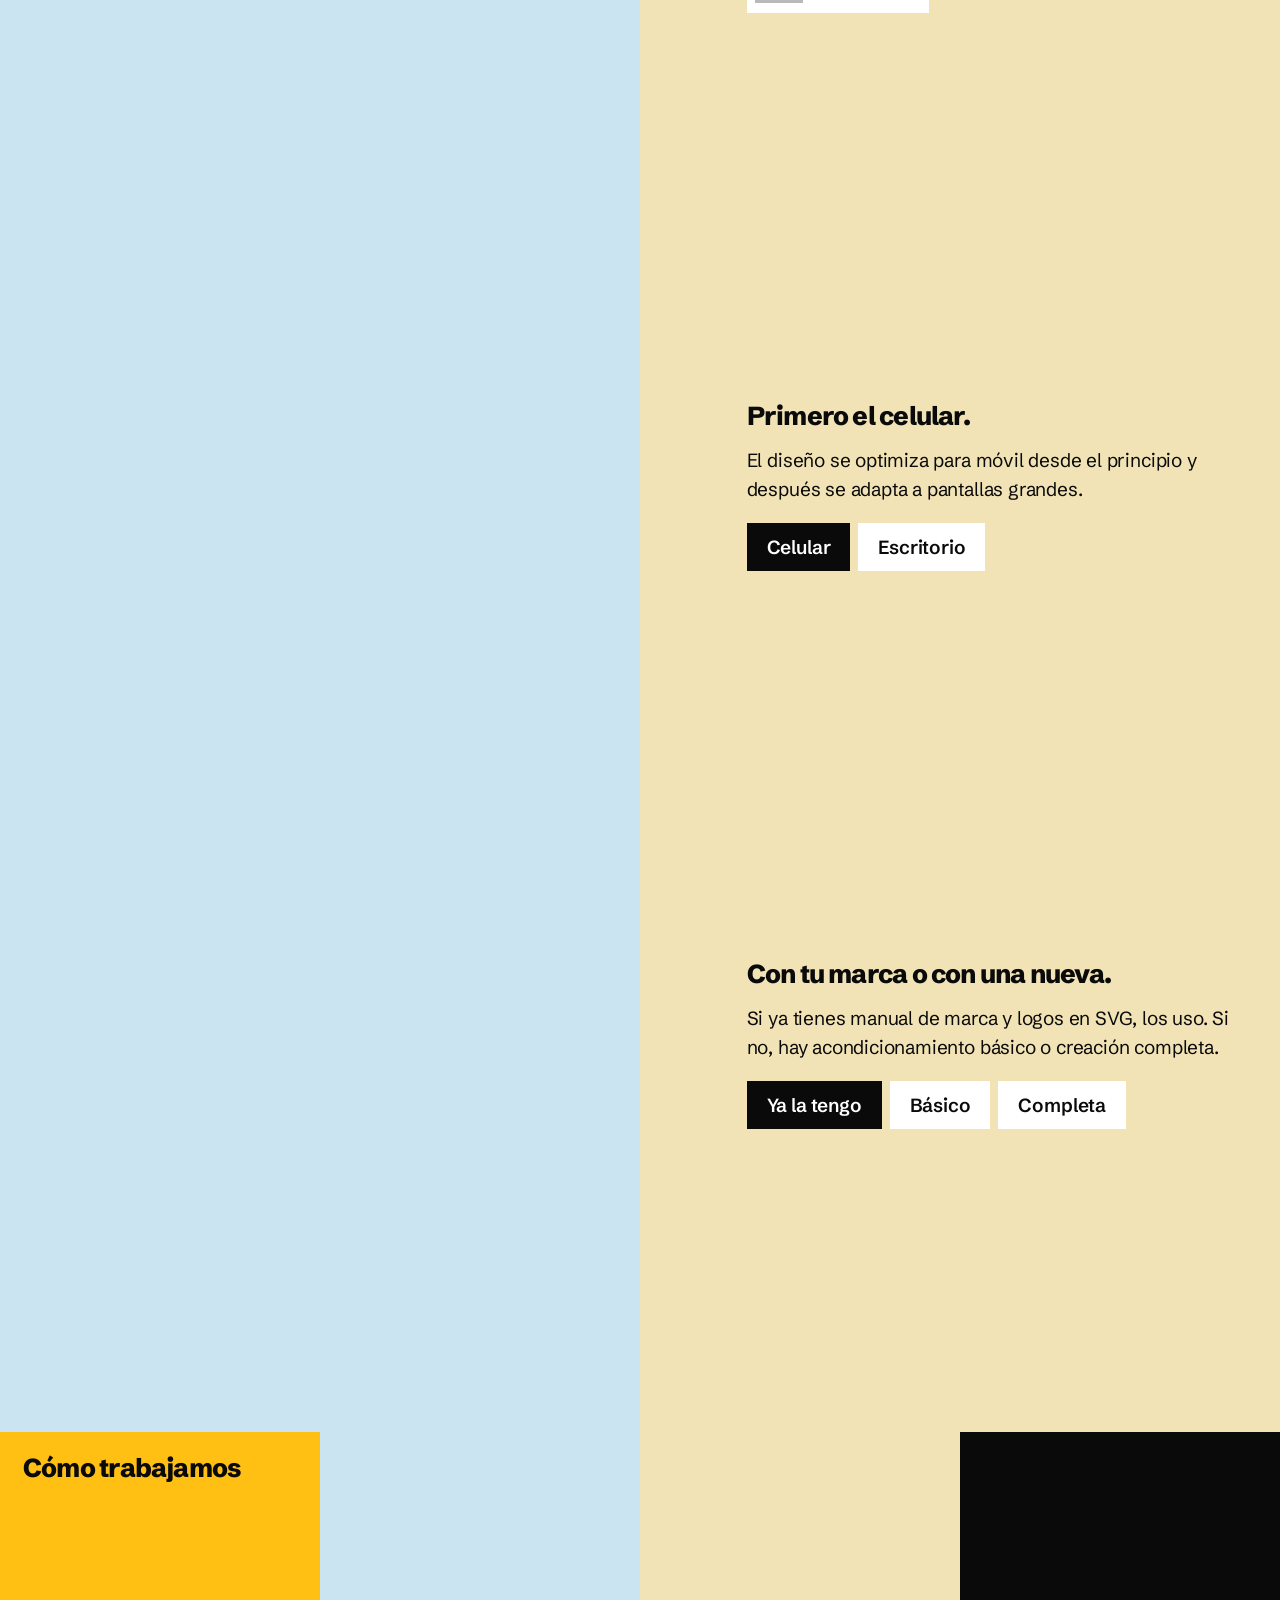
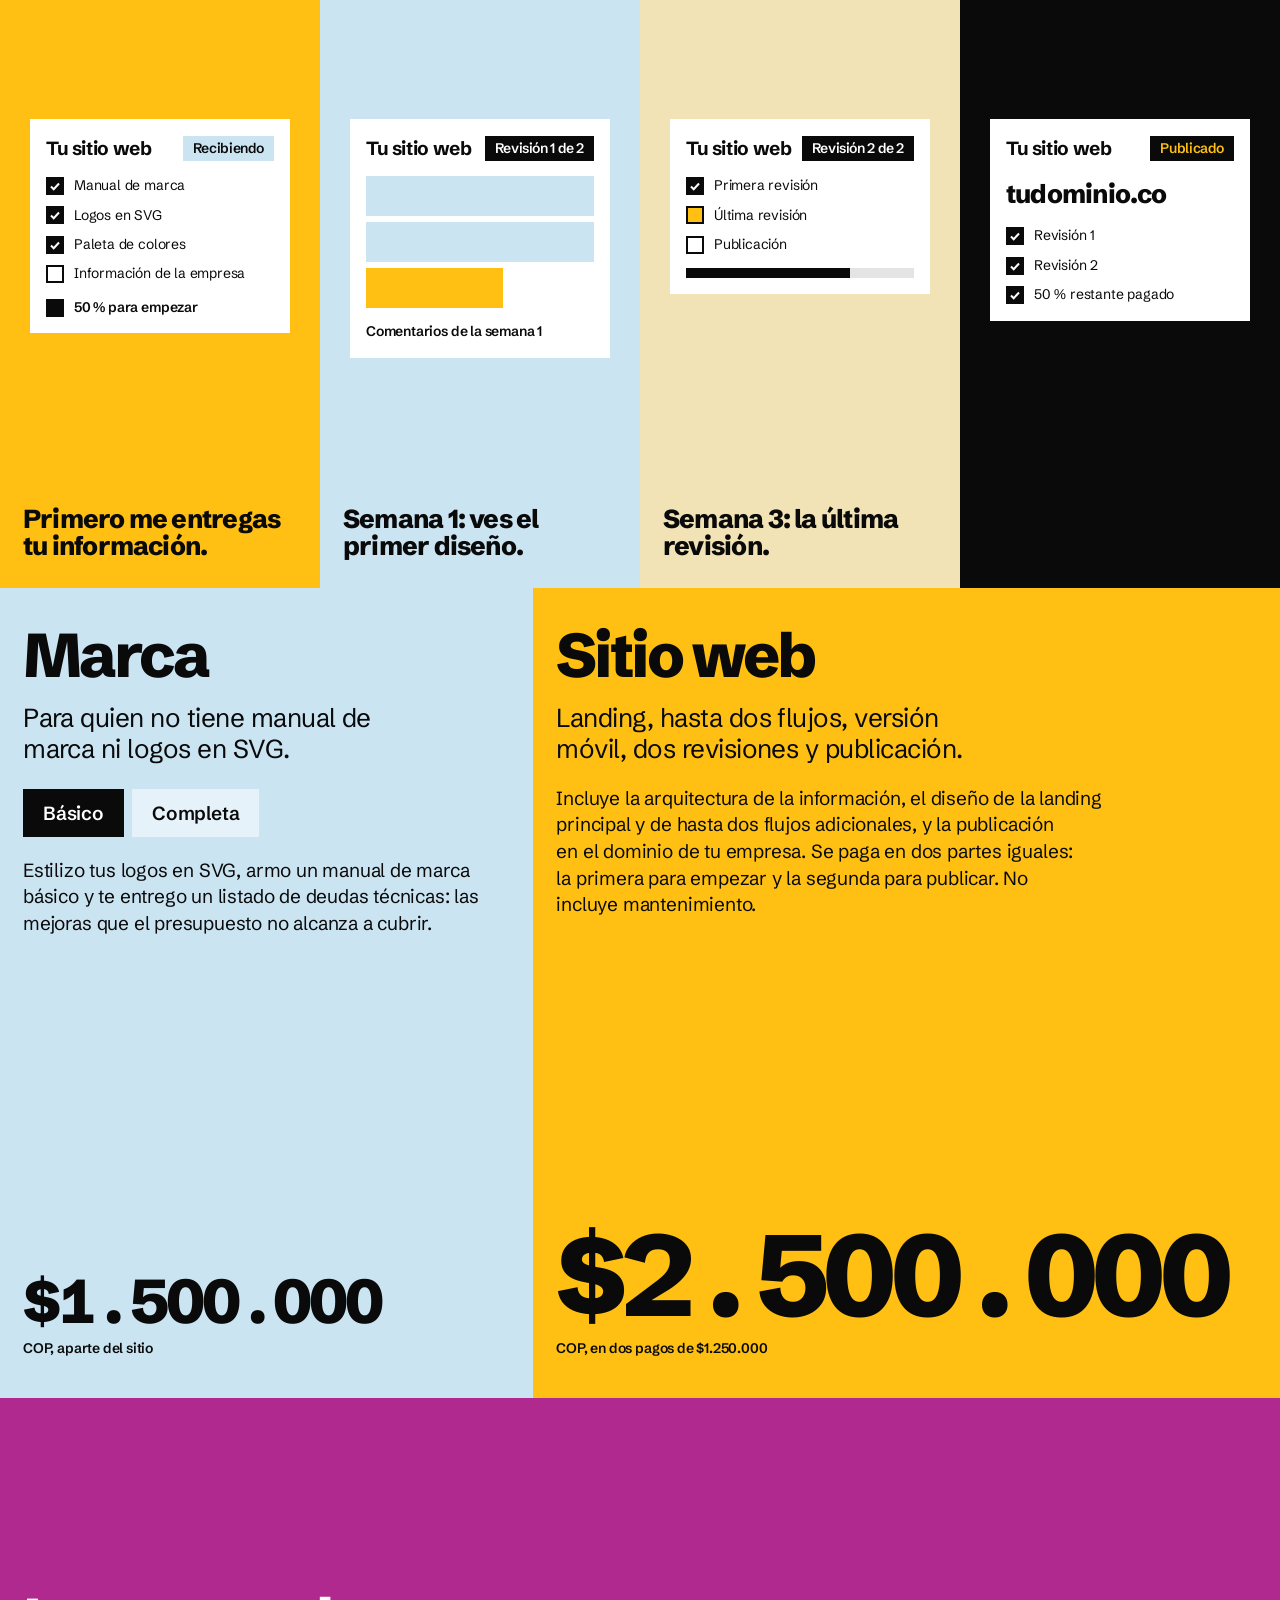
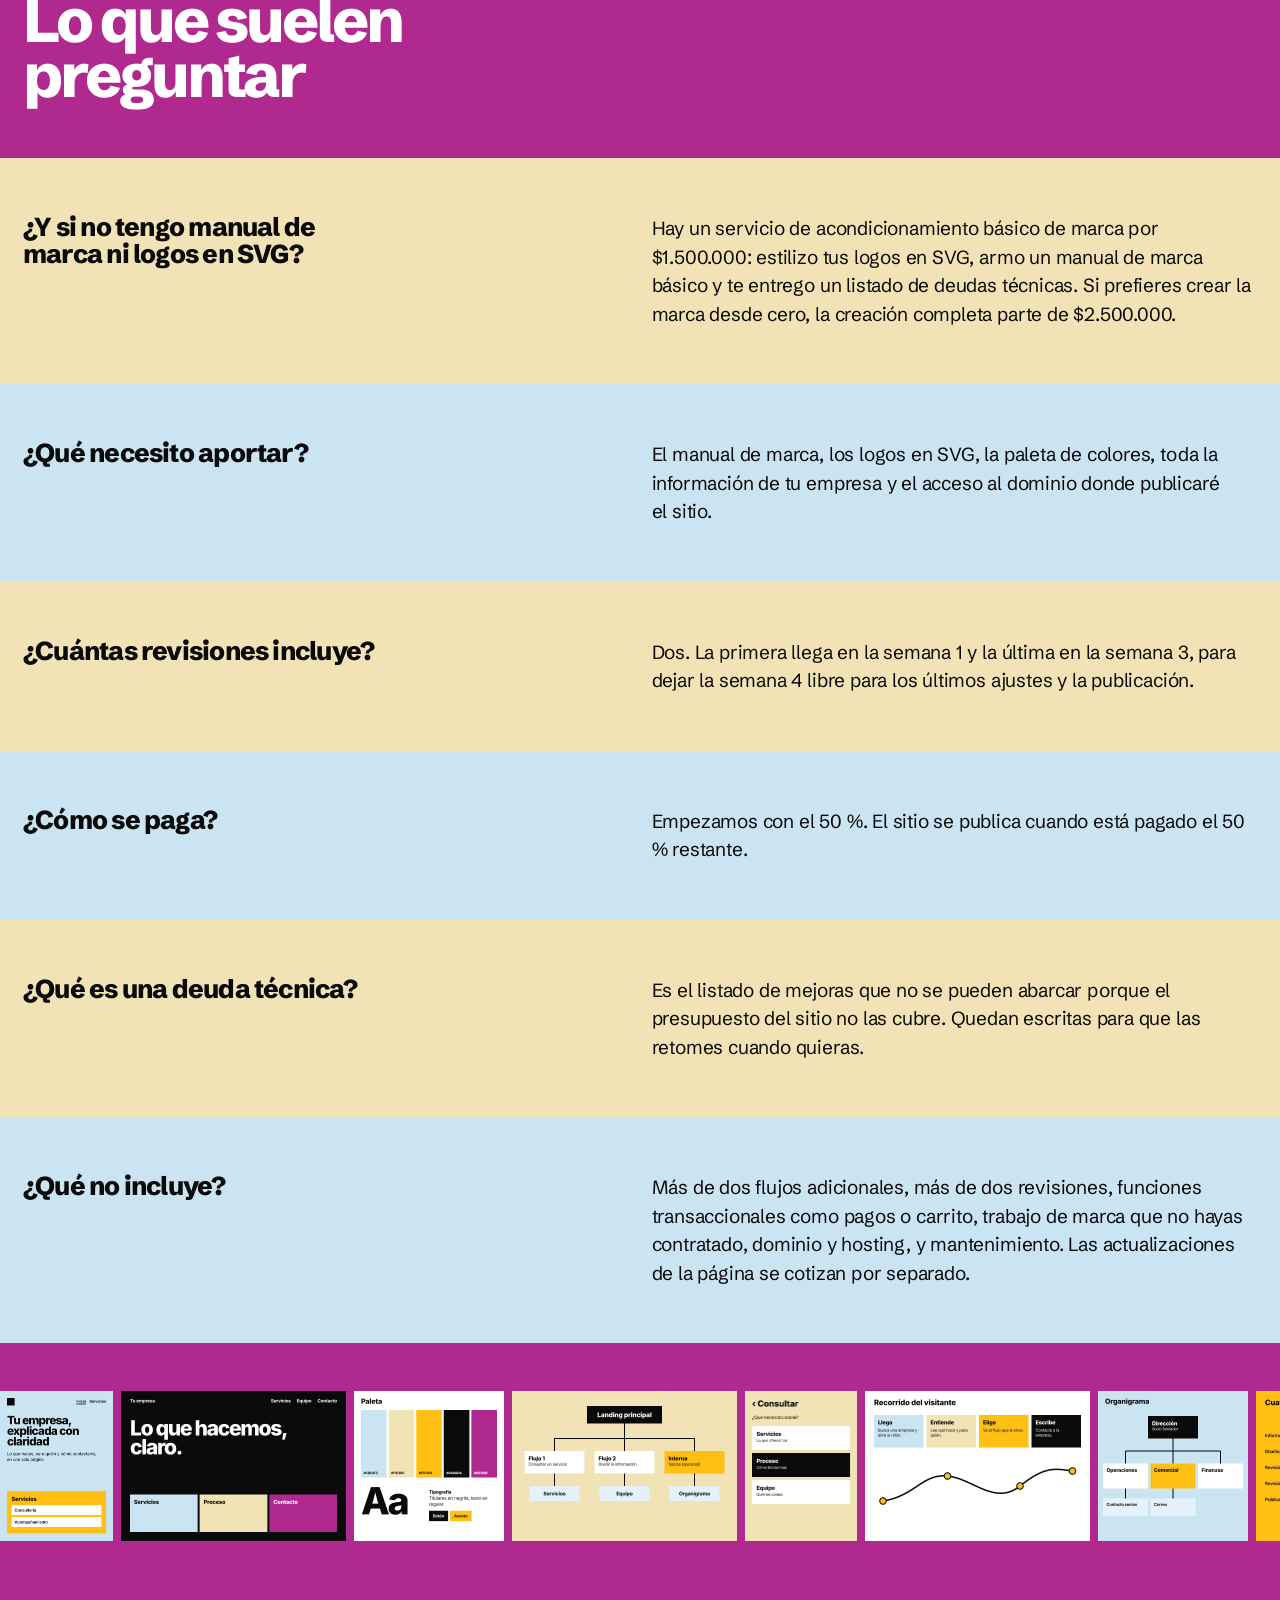
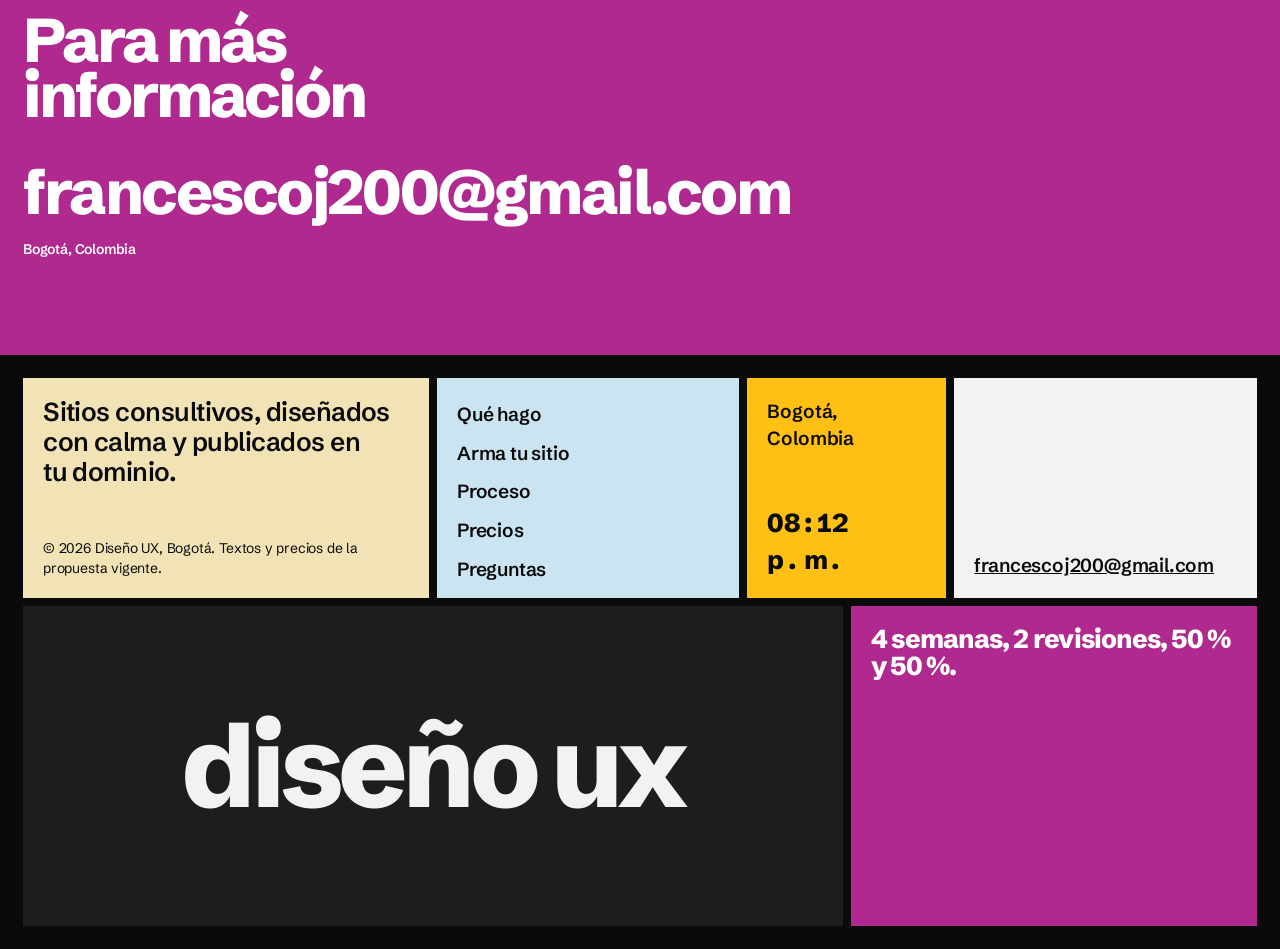
<file: v2/index.html>
<!doctype html>
<html lang="es">
<head>
<meta charset="utf-8">
<meta name="viewport" content="width=device-width, initial-scale=1">
<title>Diseño UX para web · Sitios consultivos en tu dominio · Bogotá</title>
<meta name="description" content="Diseño y publico sitios web consultivos en el dominio de tu empresa: una landing, hasta dos flujos y versión móvil. Cuatro semanas, dos revisiones.">
<link rel="preconnect" href="https://fonts.googleapis.com">
<link rel="preconnect" href="https://fonts.gstatic.com" crossorigin>
<link href="https://fonts.googleapis.com/css2?family=Schibsted+Grotesk:wght@400;600;800&display=swap" rel="stylesheet">
<link rel="stylesheet" href="styles.css">
<script>document.documentElement.classList.add('js')</script>
</head>
<body>

<!-- ============ HERO: carpetas ============ -->
<header class="hero" id="inicio">
  <div class="hero__top">
    <span></span>
    <p class="hero__brand">Diseñador UX · Bogotá</p>
    <a class="hero__link" href="#contacto">Contacto</a>
  </div>
  <h1>Diseño UX para web</h1>
  <p class="hero__lede">Diseño y publico sitios consultivos en el dominio de tu empresa, pensados primero para el celular.</p>

  <nav class="stack" aria-label="Secciones">
    <a class="folder f1" href="#que-hago"><span class="tab">Qué hago</span></a>
    <a class="folder f2" href="#armar"><span class="tab">Arma tu sitio</span></a>
    <a class="folder f3" href="#proceso"><span class="tab">Proceso</span></a>
    <a class="folder f4" href="#precios"><span class="tab">Precios</span></a>
    <a class="folder f5" href="#contacto"><span class="tab">Contacto</span>
      <span class="f5__txt">Una página consultiva: explica y orienta, sin pagos ni formularios.</span>
    </a>
  </nav>
</header>

<main>

<!-- ============ INTRO: tiles ============ -->
<section class="intro" id="que-hago" aria-labelledby="t-intro">
  <div class="tiles">
    <div class="tile tile--a">
      <h2 id="t-intro" data-reveal>Sitios que orientan.</h2>
    </div>
    <div class="tile tile--b"><p data-reveal style="--i:1">4 semanas</p></div>
    <div class="tile tile--c">
      <div class="ui sitemap" data-ui data-reveal style="--i:2">
        <p class="ui__title">Mapa del sitio</p>
        <ul>
          <li class="n0"><span class="node node--dark">Landing principal</span>
            <ul>
              <li><span class="node">Flujo 1: consultar</span></li>
              <li><span class="node">Flujo 2: dividir</span></li>
              <li><span class="node node--opt">Interna de socios</span></li>
            </ul>
          </li>
        </ul>
      </div>
    </div>
    <div class="tile tile--d">
      <p data-reveal>Soy diseñador UX en Bogotá. Diseño y publico sitios web consultivos: páginas que explican y orientan, sin pagos ni carrito. Tu empresa pone la información y yo la segmento, armo la arquitectura, diseño una landing principal y hasta dos flujos para consultar o dividir contenidos, y la optimizo para el celular. Si lo necesitas, suma una página interna para tus socios, con su contacto o el organigrama. Todo se publica en el dominio de tu empresa, en un mes y con dos revisiones. Si todavía no tienes manual de marca ni logos en SVG, también puedo ayudarte a ordenarlos.</p>
    </div>
  </div>
</section>

<!-- ============ FEATURES: salida fija, controles vivos ============ -->
<section class="build" id="armar" aria-labelledby="t-build">
  <div class="build__head"><h2 id="t-build" data-reveal>Arma tu sitio</h2></div>
  <div class="build__out">
    <div class="out" data-ui>
      <div class="art" id="art" data-mode="narrow" data-flows="0" data-socios="off" data-brand="mine">
        <div class="art__bar">
          <span class="art__logo"></span>
          <nav class="art__tabs" aria-hidden="true">
            <b>Inicio</b>
            <span data-show="f1">Servicios</span>
            <span data-show="f2">Equipo</span>
            <span data-show="socios">Socios</span>
          </nav>
        </div>
        <div class="art__hero">
          <p class="art__h">Tu empresa, explicada con claridad</p>
          <p class="art__p">Lo que haces, para quién y cómo contactarte, en una sola página.</p>
        </div>
        <div class="art__sec" data-show="f1">
          <p class="art__h2">Servicios</p>
          <ul><li>Consultoría</li><li>Acompañamiento</li><li>Capacitación</li></ul>
        </div>
        <div class="art__sec" data-show="f2">
          <p class="art__h2">Equipo</p>
          <ul><li>Dirección</li><li>Operaciones</li><li>Atención</li></ul>
        </div>
        <div class="art__sec art__sec--org" data-show="socios">
          <p class="art__h2">Socios</p>
          <div class="org"><i></i><i></i><i></i><i></i></div>
        </div>
      </div>
      <p class="out__total" aria-live="polite"><strong id="b-total">$2.500.000</strong><span id="b-note">Sitio en dos pagos de $1.250.000</span></p>
    </div>
  </div>

  <div class="build__col">

    <div class="blk" data-reveal>
      <h3>Una landing y hasta dos flujos.</h3>
      <p>La página principal presenta a tu empresa. Cada flujo adicional separa la información para que cada visitante encuentre lo suyo.</p>
      <div class="ctl" role="radiogroup" aria-label="Flujos adicionales" data-ctl="flows">
        <button type="button" role="radio" aria-checked="true" data-v="0">Ninguno</button>
        <button type="button" role="radio" aria-checked="false" data-v="1">1 flujo</button>
        <button type="button" role="radio" aria-checked="false" data-v="2">2 flujos</button>
      </div>
    </div>

    <div class="blk" data-reveal>
      <h3>Una interna para tus socios.</h3>
      <p>Opcional: una página con su contacto o el organigrama de tu empresa.</p>
      <div class="ctl ctl--switch" data-ctl="socios">
        <button type="button" role="switch" aria-checked="false" aria-label="Interna para socios"><span class="sw"></span><span class="sw__t">Sin interna</span></button>
      </div>
    </div>

    <div class="blk" data-reveal>
      <h3>Primero el celular.</h3>
      <p>El diseño se optimiza para móvil desde el principio y después se adapta a pantallas grandes.</p>
      <div class="ctl" role="radiogroup" aria-label="Pantalla" data-ctl="mode">
        <button type="button" role="radio" aria-checked="true" data-v="narrow">Celular</button>
        <button type="button" role="radio" aria-checked="false" data-v="wide">Escritorio</button>
      </div>
    </div>

    <div class="blk" data-reveal>
      <h3>Con tu marca o con una nueva.</h3>
      <p>Si ya tienes manual de marca y logos en SVG, los uso. Si no, hay acondicionamiento básico o creación completa.</p>
      <div class="ctl" role="radiogroup" aria-label="Marca" data-ctl="brand">
        <button type="button" role="radio" aria-checked="true" data-v="mine">Ya la tengo</button>
        <button type="button" role="radio" aria-checked="false" data-v="basic">Básico</button>
        <button type="button" role="radio" aria-checked="false" data-v="new">Completa</button>
      </div>
    </div>
  </div>
</section>

<!-- ============ HOW: una tarjeta, cuatro campos ============ -->
<section class="how" id="proceso" aria-label="Proceso de trabajo">
  <div class="field field--1">
    <h2 data-reveal>Cómo trabajamos</h2>
    <article class="card" data-ui>
      <header><b>Tu sitio web</b><span class="chip">Recibiendo</span></header>
      <ul class="check">
        <li class="on">Manual de marca</li>
        <li class="on">Logos en SVG</li>
        <li class="on">Paleta de colores</li>
        <li>Información de la empresa</li>
      </ul>
      <footer><span class="box on"></span>50 % para empezar</footer>
    </article>
    <p class="clause" data-reveal style="--i:1">Primero me entregas tu información.</p>
  </div>
  <div class="field field--2">
    <article class="card" data-ui>
      <header><b>Tu sitio web</b><span class="chip chip--dark">Revisión 1 de 2</span></header>
      <div class="prev"><i></i><i></i><i class="w"></i></div>
      <footer>Comentarios de la semana 1</footer>
    </article>
    <p class="clause" data-reveal>Semana 1: ves el primer diseño.</p>
  </div>
  <div class="field field--3">
    <article class="card" data-ui>
      <header><b>Tu sitio web</b><span class="chip chip--dark">Revisión 2 de 2</span></header>
      <ul class="check">
        <li class="on">Primera revisión</li>
        <li class="now">Última revisión</li>
        <li>Publicación</li>
      </ul>
      <div class="bar"><i style="width:72%"></i></div>
    </article>
    <p class="clause" data-reveal>Semana 3: la última revisión.</p>
  </div>
  <div class="field field--4">
    <article class="card card--light" data-ui>
      <header><b>Tu sitio web</b><span class="chip chip--ok">Publicado</span></header>
      <p class="url">tudominio.co</p>
      <ul class="check">
        <li class="on">Revisión 1</li>
        <li class="on">Revisión 2</li>
        <li class="on">50 % restante pagado</li>
      </ul>
    </article>
    <p class="clause" data-reveal>Semana 4: sale al aire.</p>
  </div>
</section>

<!-- ============ PRICING: dos campos ============ -->
<section class="pricing" id="precios" aria-label="Precios">
  <div class="plan plan--brand">
    <h2 data-reveal>Marca</h2>
    <p class="plan__who" data-reveal style="--i:1">Para quien no tiene manual de marca ni logos en SVG.</p>
    <div class="ctl ctl--onsky" role="radiogroup" aria-label="Servicio de marca" data-ctl="plan">
      <button type="button" role="radio" aria-checked="true" data-v="basic">Básico</button>
      <button type="button" role="radio" aria-checked="false" data-v="full">Completa</button>
    </div>
    <p class="plan__inc" id="plan-inc">Estilizo tus logos en SVG, armo un manual de marca básico y te entrego un listado de deudas técnicas: las mejoras que el presupuesto no alcanza a cubrir.</p>
    <div class="plan__foot"><p class="plan__price"><strong id="plan-price">$1.500.000</strong><span id="plan-note">COP, aparte del sitio</span></p></div>
  </div>
  <div class="plan plan--web">
    <h2 data-reveal>Sitio web</h2>
    <p class="plan__who" data-reveal style="--i:1">Landing, hasta dos flujos, versión móvil, dos revisiones y publicación.</p>
    <p class="plan__inc">Incluye la arquitectura de la información, el diseño de la landing principal y de hasta dos flujos adicionales, y la publicación en el dominio de tu empresa. Se paga en dos partes iguales: la primera para empezar y la segunda para publicar. No incluye mantenimiento.</p>
    <div class="plan__foot"><p class="plan__price"><strong>$2.500.000</strong><span>COP, en dos pagos de $1.250.000</span></p></div>
  </div>
</section>

<!-- ============ FAQ: una banda por pregunta ============ -->
<section class="faq" id="preguntas" aria-labelledby="t-faq">
  <div class="band band--head"><h2 id="t-faq" data-reveal>Lo que suelen preguntar</h2></div>
  <div class="band band--sand"><h3>¿Y si no tengo manual de marca ni logos en SVG?</h3><p>Hay un servicio de acondicionamiento básico de marca por $1.500.000: estilizo tus logos en SVG, armo un manual de marca básico y te entrego un listado de deudas técnicas. Si prefieres crear la marca desde cero, la creación completa parte de $2.500.000.</p></div>
  <div class="band band--sky"><h3>¿Qué necesito aportar?</h3><p>El manual de marca, los logos en SVG, la paleta de colores, toda la información de tu empresa y el acceso al dominio donde publicaré el sitio.</p></div>
  <div class="band band--sand"><h3>¿Cuántas revisiones incluye?</h3><p>Dos. La primera llega en la semana 1 y la última en la semana 3, para dejar la semana 4 libre para los últimos ajustes y la publicación.</p></div>
  <div class="band band--sky"><h3>¿Cómo se paga?</h3><p>Empezamos con el 50 %. El sitio se publica cuando está pagado el 50 % restante.</p></div>
  <div class="band band--sand"><h3>¿Qué es una deuda técnica?</h3><p>Es el listado de mejoras que no se pueden abarcar porque el presupuesto del sitio no las cubre. Quedan escritas para que las retomes cuando quieras.</p></div>
  <div class="band band--sky"><h3>¿Qué no incluye?</h3><p>Más de dos flujos adicionales, más de dos revisiones, funciones transaccionales como pagos o carrito, trabajo de marca que no hayas contratado, dominio y hosting, y mantenimiento. Las actualizaciones de la página se cotizan por separado.</p></div>
</section>

<!-- ============ CONTACT ============ -->
<section class="contact" id="contacto" aria-labelledby="t-contact">
  <div class="marquee" role="group" aria-label="Pantallas de ejemplo de un sitio consultivo">
    <div class="marquee__track">
      <img src="img/ui-phone-home.jpg" width="450" height="600" alt="Pantalla de teléfono con una landing consultiva en azul y amarillo" loading="lazy"><img src="img/ui-landing.jpg" width="900" height="600" alt="Landing de escritorio sobre fondo negro con titular grande y tarjetas de color" loading="lazy"><img src="img/ui-palette.jpg" width="600" height="600" alt="Hoja de paleta de colores y tipografía de una marca" loading="lazy"><img src="img/ui-sitemap.jpg" width="900" height="600" alt="Mapa del sitio con landing, dos flujos y una interna de socios" loading="lazy"><img src="img/ui-phone-flow.jpg" width="450" height="600" alt="Pantalla de teléfono con opciones para consultar información" loading="lazy"><img src="img/ui-journey.jpg" width="900" height="600" alt="Recorrido del visitante: llega, entiende, elige y escribe" loading="lazy"><img src="img/ui-org.jpg" width="600" height="600" alt="Organigrama de una empresa para la página interna de socios" loading="lazy"><img src="img/ui-gantt.jpg" width="900" height="600" alt="Cronograma de cuatro semanas con dos revisiones y la publicación" loading="lazy"><img src="img/ui-pricing.jpg" width="600" height="600" alt="Pantalla de precios con los planes de marca y de sitio web" loading="lazy"><img src="img/ui-phone-home.jpg" width="450" height="600" alt="" data-x="Pantalla de teléfono con una landing consultiva en azul y amarillo" loading="lazy" aria-hidden="true"><img src="img/ui-landing.jpg" width="900" height="600" alt="" data-x="Landing de escritorio sobre fondo negro con titular grande y tarjetas de color" loading="lazy" aria-hidden="true"><img src="img/ui-palette.jpg" width="600" height="600" alt="" data-x="Hoja de paleta de colores y tipografía de una marca" loading="lazy" aria-hidden="true"><img src="img/ui-sitemap.jpg" width="900" height="600" alt="" data-x="Mapa del sitio con landing, dos flujos y una interna de socios" loading="lazy" aria-hidden="true"><img src="img/ui-phone-flow.jpg" width="450" height="600" alt="" data-x="Pantalla de teléfono con opciones para consultar información" loading="lazy" aria-hidden="true"><img src="img/ui-journey.jpg" width="900" height="600" alt="" data-x="Recorrido del visitante: llega, entiende, elige y escribe" loading="lazy" aria-hidden="true"><img src="img/ui-org.jpg" width="600" height="600" alt="" data-x="Organigrama de una empresa para la página interna de socios" loading="lazy" aria-hidden="true"><img src="img/ui-gantt.jpg" width="900" height="600" alt="" data-x="Cronograma de cuatro semanas con dos revisiones y la publicación" loading="lazy" aria-hidden="true"><img src="img/ui-pricing.jpg" width="600" height="600" alt="" data-x="Pantalla de precios con los planes de marca y de sitio web" loading="lazy" aria-hidden="true">
    </div>
  </div>
  <h2 id="t-contact" data-reveal>Para más información</h2>
  <p class="contact__mail" data-reveal style="--i:1"><a href="mailto:francescoj200@gmail.com">francescoj200@gmail.com</a></p>
  <p class="small">Bogotá, Colombia</p>
</section>

</main>

<!-- ============ FOOTER: tiles ============ -->
<footer class="foot">
  <div class="tiles tiles--foot">
    <div class="ft ft--a"><p>Sitios consultivos, diseñados con calma y publicados en tu dominio.</p><small>© 2026 Diseño UX, Bogotá. Textos y precios de la propuesta vigente.</small></div>
    <nav class="ft ft--b" aria-label="Pie"><a href="#que-hago">Qué hago</a><a href="#armar">Arma tu sitio</a><a href="#proceso">Proceso</a><a href="#precios">Precios</a><a href="#preguntas">Preguntas</a></nav>
    <div class="ft ft--c"><p>Bogotá, Colombia</p><p class="time" id="hora">—</p></div>
    <div class="ft ft--d"><a href="mailto:francescoj200@gmail.com">francescoj200@gmail.com</a></div>
    <div class="ft ft--e"><p class="mark">diseño ux</p></div>
    <div class="ft ft--f"><p>4 semanas, 2 revisiones, 50 % y 50 %.</p></div>
  </div>
</footer>

<script src="script.js" defer></script>
</body>
</html>
</file>
<file: styles.css>
/* Propuesta UX v3 — landing. Archivo, ground putty, ink, one accent. */
:root {
  --bg: #dedad3;
  --surface: #d3cec6;
  --ink: #0a0a0a;
  --muted: #5c5852;
  --accent: #b0298f;
  --accent-ink: #ffffff;
  --sky: #cbe4f2;
  --yellow: #ffc013;

  --step-small: clamp(0.8125rem, 0.79rem + 0.1vw, 0.875rem);
  --step-body: clamp(1.0625rem, 1rem + 0.25vw, 1.1875rem);
  --step-lead: clamp(1.25rem, 1.1rem + 0.7vw, 1.625rem);
  --step-display: clamp(1.5rem, 1rem + 1.6vw, 2.25rem);
  --step-head: clamp(2rem, 1.3rem + 3.2vw, 4rem);

  --margin: clamp(1.25rem, 2.2vw, 2rem);
  --cg: clamp(12px, 1.4vw, 20px);
  --gap: 8px;
  --ease-out: cubic-bezier(0.22, 1, 0.36, 1);
}

*, *::before, *::after { box-sizing: border-box; }
html { scroll-behavior: smooth; -webkit-text-size-adjust: 100%; }
body { margin: 0; background: var(--bg); color: var(--ink); font-family: "Archivo", system-ui, -apple-system, "Segoe UI", Roboto, sans-serif; font-weight: 400; font-size: var(--step-body); line-height: 1.5; letter-spacing: 0; -webkit-font-smoothing: antialiased; }
h1, h2, h3, p, ul, ol, dl, dd, figure { margin: 0; padding: 0; }
ul, ol { list-style: none; }
img { display: block; max-width: 100%; }
a { color: inherit; text-decoration: none; }
button { font: inherit; color: inherit; cursor: pointer; }
:focus-visible { outline: 3px solid var(--ink); outline-offset: 3px; }
.contact :focus-visible, .foot :focus-visible { outline-color: #fff; }
h1, h2 { font-weight: 400; font-size: var(--step-head); line-height: 1; letter-spacing: -0.02em; text-wrap: balance; }
h3 { font-weight: 600; font-size: var(--step-body); line-height: 1.25; }

/* ---------- reveal ---------- */
.js [data-reveal] { opacity: 0; transform: translateY(18px); transition: opacity 600ms var(--ease-out) calc(var(--i, 0) * 90ms), transform 600ms var(--ease-out) calc(var(--i, 0) * 90ms); }
.js [data-reveal].is-in { opacity: 1; transform: none; }

/* ---------- hero ---------- */
.hero { padding: 0 var(--margin) var(--margin); min-height: 100svh; display: flex; flex-direction: column; }
.nav { height: 72px; display: flex; align-items: center; justify-content: space-between; gap: 16px; flex: none; }
.logo { display: inline-flex; align-items: center; gap: 10px; font-weight: 600; }
.logo__mark { width: 18px; height: 18px; background: var(--accent); transition: transform 300ms var(--ease-out); }
.logo:hover .logo__mark { transform: rotate(90deg); }
.nav nav { display: flex; gap: clamp(16px, 2.4vw, 36px); font-size: var(--step-small); font-weight: 600; }
.nav nav a { position: relative; padding: 6px 0; }
.nav nav a::after { content: ""; position: absolute; left: 0; right: 0; bottom: 2px; height: 2px; background: currentColor; transform: scaleX(0); transform-origin: left; transition: transform 240ms var(--ease-out); }
.nav nav a:hover::after { transform: scaleX(1); }

.hero__grid { flex: 1; display: grid; grid-template-columns: repeat(12, minmax(0, 1fr)); column-gap: var(--cg); }
.hero__copy { grid-column: 1 / 6; display: flex; flex-direction: column; align-items: flex-start; gap: 20px; padding-top: clamp(24px, 6svh, 72px); }
.hero h1 span { display: block; }
.lede { max-width: 34ch; font-size: var(--step-lead); line-height: 1.3; }
.arrow { display: inline-flex; gap: 8px; font-weight: 600; padding: 4px 0; text-decoration: underline; text-decoration-thickness: 2px; text-underline-offset: 6px; }
.arrow span { display: inline-block; transition: transform 220ms var(--ease-out); }
.arrow:hover span { transform: translateY(4px); }
.facts { margin-top: auto; padding-top: 32px; width: 100%; display: grid; gap: var(--gap); }
.facts li { background: var(--surface); padding: 16px 20px; display: flex; flex-direction: column; gap: 2px; }
.facts strong { font-weight: 600; font-size: var(--step-lead); }
.facts span { font-size: var(--step-body); }

.stage { grid-column: 6 / 13; background: var(--sky); display: flex; flex-direction: column; gap: 16px; padding: 16px; min-height: calc(100svh - 72px - var(--margin)); }
.stage__art { flex: 1; display: flex; align-items: center; justify-content: center; min-height: 0; }

/* configurator panel (interface fragment) */
.cfg { background: #fff; color: var(--ink); padding: 16px; display: grid; grid-template-columns: 1fr 1fr; gap: 14px 20px; }
.cfg__lab { font-size: var(--step-small); color: var(--muted); margin-bottom: 6px; }
.seg { display: flex; border: 1px solid var(--ink); } /* taste-skill-ignore: control inside the data-ui configurator fragment */
.seg button { flex: 1; min-height: 44px; padding: 0 12px; background: transparent; border: 0; font-size: var(--step-small); font-weight: 600; transition: background-color 180ms ease, color 180ms ease; }
.seg button + button { border-left: 1px solid var(--ink); } /* taste-skill-ignore: segment divider inside data-ui fragment */
.seg button:hover { background: var(--sky); }
.seg button:active { transform: scale(0.98); }
.seg button[aria-checked="true"] { background: var(--ink); color: #fff; }
.seg button:focus-visible { outline-offset: -4px; outline-color: var(--accent); }
.seg button[role="switch"] { display: inline-flex; align-items: center; justify-content: flex-start; gap: 12px; padding: 0 12px; }
.seg button[role="switch"][aria-checked="true"] { background: #fff; color: var(--ink); }
.sw { width: 40px; height: 22px; background: #b9b9b9; position: relative; flex: none; transition: background-color 180ms ease; }
.sw::after { content: ""; position: absolute; top: 3px; left: 3px; width: 16px; height: 16px; background: #fff; transition: transform 220ms var(--ease-out); }
.seg button[aria-checked="true"] .sw { background: var(--ink); }
.seg button[aria-checked="true"] .sw::after { transform: translateX(18px); }
.cfg__total { grid-column: 1 / -1; display: flex; align-items: baseline; justify-content: space-between; gap: 12px; background: var(--sky); padding: 10px 14px; }
.cfg__total span { font-size: var(--step-small); font-weight: 600; }
.cfg__total strong { font-weight: 600; font-size: var(--step-display); letter-spacing: -0.02em; line-height: 1; font-variant-numeric: tabular-nums; }
.cfg__total strong.is-tick { animation: pop 340ms var(--ease-out); }
@keyframes pop { from { opacity: 0; transform: translateY(8px) scale(0.98); } to { opacity: 1; transform: none; } }

/* artboard */
.art { --m-bg: #fff; --m-ink: #232323; --m-ac: #2f6f4f; width: 340px; max-width: 100%; background: var(--m-bg); color: var(--m-ink); transition: width 420ms var(--ease-out), background-color 300ms ease, color 300ms ease; display: grid; align-content: start; max-height: min(52svh, 480px); overflow: hidden; font-size: var(--step-small); }
.art[data-mode="wide"] { width: min(540px, 100%); grid-template-columns: 1fr 1fr; }
.art[data-mode="wide"] .art__bar, .art[data-mode="wide"] .art__hero, .art[data-mode="wide"] [data-show="socios"] { grid-column: 1 / 3; }
.art[data-brand="basic"] { --m-bg: #f6f1e3; --m-ac: #1e5fa8; }
.art[data-brand="new"] { --m-bg: #0a0a0a; --m-ink: #f2f2f2; --m-ac: #ffc013; }
.art__bar { display: flex; align-items: center; justify-content: space-between; gap: 12px; padding: 14px 16px; }
.art__logo { width: 22px; height: 22px; background: var(--m-ac); flex: none; transition: background-color 300ms ease; }
.art__tabs { display: flex; gap: 12px; font-weight: 600; }
.art__tabs b { font-weight: 600; border-bottom: 2px solid var(--m-ac); }
.art__hero { padding: 20px 16px 24px; }
.art__h { font-size: var(--step-lead); font-weight: 600; letter-spacing: -0.02em; line-height: 1.05; }
.art__p { margin-top: 10px; line-height: 1.4; }
.art__tiles { display: grid; grid-template-columns: repeat(3, 1fr); gap: 6px; padding: 0 16px 20px; }
.art__tiles span { background: color-mix(in srgb, var(--m-ac) 16%, var(--m-bg)); padding: 28px 8px 8px; font-weight: 600; line-height: 1.15; }
.art__tiles span:first-child { background: var(--m-ac); color: var(--m-bg); }
.art[data-mode="wide"] .art__tiles { grid-column: 1 / 3; }
.art__sec { padding: 16px; border-top: 2px solid color-mix(in srgb, var(--m-ink) 12%, transparent); }
.art__h2 { font-weight: 600; font-size: var(--step-body); margin-bottom: 8px; }
.art__sec ul { display: grid; gap: 6px; }
.art__sec li::before { content: ""; display: inline-block; width: 8px; height: 8px; margin-right: 8px; background: var(--m-ac); }
.org { display: grid; grid-template-columns: repeat(3, 1fr); gap: 6px; }
.org i { display: block; height: 28px; background: color-mix(in srgb, var(--m-ink) 14%, transparent); }
.org i:first-child { grid-column: 1 / 4; background: var(--m-ac); }
.art [data-show] { display: none; }
.art[data-flows="1"] [data-show="f1"], .art[data-flows="2"] [data-show="f1"], .art[data-flows="2"] [data-show="f2"], .art[data-socios="on"] [data-show="socios"] { display: block; animation: pop 380ms var(--ease-out); }
.art[data-flows="1"] .art__tabs [data-show="f1"], .art[data-flows="2"] .art__tabs [data-show="f1"], .art[data-flows="2"] .art__tabs [data-show="f2"], .art[data-socios="on"] .art__tabs [data-show="socios"] { display: inline; animation: none; }

/* ---------- features ---------- */
.feat { padding: clamp(72px, 10vw, 128px) var(--margin) clamp(48px, 6vw, 80px); }
.feat h2 { margin-bottom: 56px; }
.cells { display: grid; grid-template-columns: repeat(3, minmax(0, 1fr)); gap: var(--gap); }
.cell { background: var(--surface); min-height: 440px; display: flex; flex-direction: column; overflow: hidden; }
.cell:nth-child(even) { flex-direction: column-reverse; }
.cell__txt { padding: 24px; max-width: 40ch; }
.cell__txt p { margin-top: 8px; font-size: var(--step-body); line-height: 1.45; }
.cell__fr { margin-top: auto; width: 82%; overflow: hidden; }
.cell:nth-child(even) .cell__fr { margin-top: 0; margin-bottom: auto; }
.dock-r { margin-left: auto; }
.dock-l { margin-right: auto; }
.cell__fr img { width: 100%; height: 230px; object-fit: cover; object-position: left top; animation: drift 16s ease-in-out infinite alternate; }
.cell__fr { transition: transform 500ms var(--ease-out); }
@keyframes drift { from { transform: scale(1); } to { transform: scale(1.07) translate(-1.5%, -1.5%); } }
.cell__fr--phone { width: 52%; }
.cell__fr--phone img { height: 260px; }
.cell__fr--sq { width: 64%; }
.cell__fr--sq img { height: 230px; }
.cell:hover .cell__fr { transform: translate(-6px, -6px); }
.cell:nth-child(even):hover .cell__fr { transform: translate(-6px, 6px); }

/* interface fragment: sitemap (data-ui) */
.ui { background: #fff; padding: 18px; }
.ui__title { font-weight: 600; font-size: var(--step-body); margin-bottom: 14px; }
.sitemap ul ul { margin: 10px 0 0 14px; display: grid; gap: 8px; border-left: 2px solid var(--sky); padding-left: 14px; }
.node { display: block; padding: 8px 12px; background: var(--sky); font-size: var(--step-small); font-weight: 600; transition: transform 160ms var(--ease-out); }
.node--dark { background: var(--ink); color: #fff; }
.node--opt { background: var(--yellow); }
.sitemap .node:hover { transform: translateX(4px); }
.cell__fr .ui { padding-bottom: 24px; }

/* ---------- how ---------- */
.how { position: relative; display: grid; grid-template-columns: 1fr 1fr; min-height: max(88svh, 640px); }
.how__clause { background: var(--surface); padding: var(--margin) var(--margin) 168px; display: flex; flex-direction: column; gap: 20px; }
.how__clause h2 { max-width: 14ch; transition: opacity 200ms ease; }
.how__note { max-width: 38ch; transition: opacity 200ms ease; }
.how__clause.is-swap h2, .how__clause.is-swap .how__note { opacity: 0; }
.how__frag { background: var(--sky); display: grid; place-items: center; padding: var(--margin) var(--margin) 168px; }
.how__frag .card { grid-area: 1 / 1; width: min(440px, 100%); opacity: 0; pointer-events: none; transition: opacity 200ms ease; }
.how__frag .card.on { opacity: 1; pointer-events: auto; }
.how__ctl { position: absolute; left: 28px; right: 28px; bottom: 28px; }

.card { background: #fff; color: var(--ink); padding: 20px; display: grid; gap: 16px; }
.card header { display: flex; align-items: center; justify-content: space-between; gap: 8px; font-size: var(--step-lead); }
.card header b { font-weight: 600; letter-spacing: -0.01em; }
.chip { padding: 3px 10px; background: var(--sky); font-size: var(--step-small); font-weight: 600; white-space: nowrap; }
.chip--dark { background: var(--ink); color: #fff; }
.chip--ok { background: var(--ink); color: var(--yellow); }
.check { display: grid; gap: 12px; font-size: var(--step-body); }
.check li { display: flex; align-items: center; gap: 12px; }
.check li::before { content: ""; width: 20px; height: 20px; flex: none; border: 2px solid var(--ink); }
.check li.on::before { background: var(--ink) url("data:image/svg+xml,%3Csvg xmlns='http://www.w3.org/2000/svg' viewBox='0 0 12 12'%3E%3Cpath d='M2 6.5l2.7 2.7L10 3.5' fill='none' stroke='%23fff' stroke-width='2'/%3E%3C/svg%3E") center / 13px no-repeat; }
.check li.now::before { background: var(--yellow); }
.card footer { display: flex; align-items: center; gap: 12px; font-size: var(--step-body); font-weight: 600; }
.box { width: 20px; height: 20px; border: 2px solid var(--ink); }
.box.on { background: var(--ink); }
.prev { display: grid; gap: 8px; }
.prev i { display: block; height: 52px; background: var(--sky); }
.prev i.w { width: 60%; background: var(--yellow); }
.bar { height: 10px; background: #e4e4e4; }
.bar i { display: block; height: 100%; background: var(--ink); }
.url { font-size: var(--step-display); font-weight: 600; letter-spacing: -0.02em; line-height: 1; }

#stage { -webkit-appearance: none; appearance: none; display: block; width: 100%; height: 32px; margin: 0; background: transparent; cursor: pointer; --p: 0%; }
#stage::-webkit-slider-runnable-track { /* taste-skill-ignore: range progress fill, only WebKit way to colour the passed part */ height: 8px; background: linear-gradient(to right, var(--ink) var(--p), rgba(10, 10, 10, 0.22) var(--p)); }
#stage::-moz-range-track { height: 8px; background: rgba(10, 10, 10, 0.22); }
#stage::-moz-range-progress { height: 8px; background: var(--ink); }
#stage::-webkit-slider-thumb { -webkit-appearance: none; appearance: none; width: 32px; height: 32px; margin-top: -12px; background: var(--accent); border: 0; border-radius: 0; transition: transform 160ms var(--ease-out); }
#stage::-moz-range-thumb { width: 32px; height: 32px; background: var(--accent); border: 0; border-radius: 0; }
#stage:hover::-webkit-slider-thumb { transform: scale(1.12); }
#stage:focus-visible { outline: none; }
#stage:focus-visible::-webkit-slider-thumb { outline: 3px solid var(--ink); outline-offset: 3px; }
#stage:focus-visible::-moz-range-thumb { outline: 3px solid var(--ink); outline-offset: 3px; }
.names { display: grid; grid-template-columns: repeat(4, 1fr); margin-top: 10px; }
.names li:nth-child(n+2):nth-child(-n+3) { text-align: center; }
.names li:last-child { text-align: right; }
.names button { background: none; border: 0; padding: 6px 0; min-height: 44px; font-size: var(--step-body); color: var(--muted); transition: color 160ms ease; }
.names button[aria-current="true"], .names button:hover { color: var(--ink); }

/* ---------- pricing ---------- */
.price { padding: clamp(72px, 10vw, 128px) var(--margin) clamp(56px, 7vw, 96px); }
.plans { display: grid; grid-template-columns: minmax(0, 1.5fr) repeat(3, minmax(0, 1fr)); grid-template-rows: auto repeat(7, auto); }
.plans__h { grid-column: 1; grid-row: 1; align-self: start; padding: 0 20px 32px 0; }
.plans__labels { grid-column: 1; grid-row: 2 / 9; display: grid; grid-template-rows: subgrid; font-size: var(--step-lead); color: var(--muted); }
.plans__labels li { padding: 20px 20px 20px 0; line-height: 1.2; }
.plan { grid-row: 1 / 9; display: grid; grid-template-rows: subgrid; }
.plan:nth-of-type(1) { grid-column: 2; }
.plan:nth-of-type(2) { grid-column: 3; }
.plan:nth-of-type(3) { grid-column: 4; }
.plan header { padding: 0 20px 32px; display: flex; flex-direction: column; gap: 6px; }
.plan h3 { font-size: var(--step-display); font-weight: 600; letter-spacing: -0.02em; line-height: 1; }
.plan__price { font-size: var(--step-lead); line-height: 1; letter-spacing: -0.02em; font-variant-numeric: tabular-nums; }
.plan__price small { font-size: var(--step-small); color: var(--muted); letter-spacing: 0; }
.plan dl { grid-row: 2 / 9; display: grid; grid-template-rows: subgrid; }
.plan dl > div { display: contents; }
.plan dt { position: absolute; width: 1px; height: 1px; overflow: hidden; clip-path: inset(50%); }
.plan dd { padding: 20px; font-size: var(--step-lead); line-height: 1.2; }
.plans__labels li:nth-child(even), .plan dl > div:nth-child(even) dd { background: var(--surface); }
.plans__labels li:nth-child(even) { margin-right: 0; padding-right: 20px; }
.plan--rec header, .plan--rec dd, .plan--rec dl > div:nth-child(even) dd { background: var(--accent); color: var(--accent-ink); }
.plan--rec { position: relative; }
.plan--rec .plan__price small { color: rgba(255, 255, 255, 0.8); }
.plan--rec header { padding-top: 24px; }
.price__note { margin-top: 24px; font-size: var(--step-body); }

/* ---------- faq ---------- */
.faq { display: grid; grid-template-columns: repeat(12, minmax(0, 1fr)); column-gap: var(--cg); padding: clamp(40px, 6vw, 80px) var(--margin) clamp(72px, 10vw, 128px); align-items: start; }
.faq__list { grid-column: 1 / 6; }
.faq__h { font-size: var(--step-body); color: var(--muted); letter-spacing: 0; line-height: 1.5; margin-bottom: 18px; }
.q { display: grid; gap: 18px; }
.q button { display: flex; align-items: flex-start; gap: 12px; width: 100%; padding: 0; background: none; border: 0; text-align: left; font-size: var(--step-body); line-height: 1.35; color: var(--muted); transition: color 160ms ease; }
.q .dot { flex: none; width: 8px; height: 8px; margin-top: 0.55em; background: var(--muted); transition: background-color 160ms ease, transform 200ms var(--ease-out); }
.q button:hover, .q li.is-open button { color: var(--ink); }
.q li.is-open .dot { background: var(--accent); transform: scale(1.25); }
.q__a { padding: 10px 0 4px 20px; font-size: var(--step-body); }
.faq__pane { grid-column: 7 / 13; position: sticky; top: 120px; font-size: var(--step-lead); line-height: 1.3; max-width: 34ch; transition: opacity 150ms ease; }
.faq__pane.is-swap { opacity: 0; }
.js .faq__pane { display: block; }
.js .q__a { display: none; }

/* ---------- contact + footer ---------- */
.contact { background: var(--ink); color: var(--bg); padding: clamp(120px, 20vw, 200px) var(--margin) 30svh; display: grid; gap: 72px; justify-items: start; }
.contact__q { font-size: var(--step-lead); line-height: 1.2; font-weight: 400; letter-spacing: 0; color: #b8b3aa; }
.contact__mail { font-size: var(--step-display); line-height: 1.1; letter-spacing: -0.02em; overflow-wrap: anywhere; margin-top: -48px; }
.contact__mail a { text-decoration: underline; text-decoration-color: var(--accent); text-decoration-thickness: 4px; text-underline-offset: 8px; transition: text-decoration-color 200ms ease; }
.contact__mail a:hover { text-decoration-color: #fff; }
.contact__city { font-size: var(--step-body); color: #b8b3aa; }
.foot { background: var(--ink); color: var(--bg); padding: 0 var(--margin) 30px; display: grid; grid-template-columns: 1fr auto 1fr; gap: 24px; font-size: var(--step-small); align-items: baseline; }
.foot nav { display: flex; gap: 24px; }
.foot nav a { color: #fff; }
.foot p { color: #b8b3aa; }
.foot__r { text-align: right; }

/* ---------- tablet ---------- */
@media (max-width: 1100px) {
  .cells { grid-template-columns: repeat(2, minmax(0, 1fr)); }
  .cell:nth-child(even) { flex-direction: column; }
  .cell:nth-child(even) .cell__fr { margin-top: auto; margin-bottom: 0; }
  .cell:nth-child(4n+3), .cell:nth-child(4n+4) { flex-direction: column-reverse; }
  .cell:nth-child(4n+3) .cell__fr, .cell:nth-child(4n+4) .cell__fr { margin-top: 0; margin-bottom: auto; }
}
@media (max-width: 900px) {
  .hero__grid { display: flex; flex-direction: column; gap: 32px; }
  .hero__copy { padding-top: 16px; }
  .facts { margin-top: 8px; padding-top: 8px; }
  .stage { min-height: 0; }
  .stage__art { padding: 8px 0; }
  .art { max-height: none; }

  .how { display: flex; flex-direction: column; min-height: 0; }
  .how__frag { order: 1; min-height: 46svh; padding: var(--margin) var(--margin) 56px; }
  .how__ctl { order: 2; position: static; background: var(--surface); padding: 20px var(--margin) 8px; }
  .how__clause { order: 3; padding: 28px var(--margin) 56px; }
  .how__clause h2 { font-size: clamp(2rem, 9vw, 3rem); }
  .names { grid-template-columns: repeat(2, 1fr); }
  .names li:nth-child(n) { text-align: left; }
  .names li:nth-child(even) { text-align: right; }

  .plans { display: block; }
  .plans__labels { display: none; }
  .plans__h { padding: 0 0 24px; }
  .plan { display: block; margin-bottom: 56px; background: var(--surface); }
  .plan header { padding: 20px; }
  .plan h3 { font-size: clamp(1.75rem, 9vw, 2.5rem); }
  .plan__price { font-size: var(--step-display); }
  .plan dl { display: block; }
  .plan dl > div { display: block; padding: 14px 20px; }
  .plan dl > div:last-child { padding-bottom: 28px; }
  .plan dt { position: static; width: auto; height: auto; clip-path: none; font-size: var(--step-body); color: var(--muted); }
  .plan dd { padding: 2px 0 0; font-size: var(--step-body); color: var(--ink); }
  .plan dl > div:nth-child(even) dd { background: none; }
  .plan--rec { background: var(--accent); color: var(--accent-ink); }
  .plan--rec dt { color: rgba(255, 255, 255, 0.8); }
  .plan--rec dd, .plan--rec dl > div:nth-child(even) dd { background: none; color: var(--accent-ink); }
  .plan--rec header { background: none; padding-top: 20px; }

  .faq { display: block; }
  .faq__pane { display: none !important; }
  .js .q li.is-open .q__a { display: block; }
}
@media (max-width: 700px) {
  .nav__opt { display: none; }
  .cells { grid-template-columns: 1fr; gap: 6px; }
  .cell, .cell:nth-child(n) { flex-direction: column; min-height: 0; }
  .cell:nth-child(n) .cell__fr { margin-top: 16px; margin-bottom: 0; width: 86%; }
  .cell:nth-child(n) .cell__fr--phone { width: 58%; }
  .cell:nth-child(n) .cell__fr--sq { width: 70%; }
  .cell__fr img { height: 200px; }
  .cell__fr--phone img { height: 240px; }
  .cfg { grid-template-columns: 1fr; }
  .stage { padding: 12px; }
  .foot { grid-template-columns: 1fr; gap: 8px; padding-top: 0; }
  .foot nav { flex-wrap: wrap; gap: 8px 20px; }
  .foot__r { text-align: left; }
  .contact { padding-bottom: 20svh; gap: 48px; }
  .contact__mail { margin-top: -24px; }
}

/* ---------- reduced motion ---------- */
@media (prefers-reduced-motion: reduce) {
  html { scroll-behavior: auto; }
  .js [data-reveal] { opacity: 1; transform: none; transition: none; }
  .art, .art [data-show], .cfg__total strong.is-tick, .logo__mark, .arrow span, .cell__fr, .cell__fr img, .node, .how__frag .card, .how__clause h2, .how__note, .faq__pane, .sw::after, #stage::-webkit-slider-thumb { animation: none !important; transition: none !important; }
}
</file>
<file: v1/styles.css>
/* Propuesta UX — greys and mint, Cabinet Grotesk. Dirección: el nombre como monumento. */
:root {
  --bg: #ffffff;
  --surface: #f3f3f3;
  --ink: #232323;
  --muted: #5f5f5f;
  --accent: #a1ffcb;
  --accent-ink: #232323;

  --font: "Cabinet Grotesk", system-ui, -apple-system, "Segoe UI", sans-serif;

  /* cinco tamaños */
  --step-small: clamp(0.8125rem, 0.79rem + 0.1vw, 0.875rem);
  --step-body: clamp(1.0625rem, 1rem + 0.25vw, 1.1875rem);
  --step-lead: clamp(1.25rem, 1.1rem + 0.7vw, 1.625rem);
  --step-head: clamp(2.25rem, 1rem + 4.6vw, 5rem);
  --step-display: clamp(3.6rem, 9vw, 8.75rem);

  --margin: clamp(1.25rem, 2.2vw, 2rem);
  --gutter: clamp(1rem, 2vw, 2rem);
  --pad: clamp(4rem, 8vw, 7.5rem);
  --radius: 0px;

  --ease-out: cubic-bezier(0.22, 1, 0.36, 1);
  --ease-expo: cubic-bezier(0.16, 1, 0.3, 1);
  --ease-soft: cubic-bezier(0.33, 1, 0.68, 1);
}

*, *::before, *::after { box-sizing: border-box; }
html { -webkit-text-size-adjust: 100%; scroll-behavior: auto; }
body { margin: 0; background: var(--bg); color: var(--ink); font-family: var(--font); font-size: var(--step-body); line-height: 1.5; font-weight: 400; font-kerning: normal; -webkit-font-smoothing: antialiased; text-rendering: optimizeLegibility; overflow-x: clip; }
h1, h2, h3, p, figure, ul, ol { margin: 0; padding: 0; }
ul, ol { list-style: none; }
img, svg { display: block; max-width: 100%; }
img { height: auto; background: var(--surface); }
a { color: inherit; }
button, input { font: inherit; color: inherit; }
:target { scroll-margin-top: 1rem; }
::selection { background: var(--accent); color: var(--accent-ink); }
:focus-visible { outline: 2px solid var(--ink); outline-offset: 3px; }

h1, h2, h3 { font-weight: 800; letter-spacing: -0.035em; line-height: 0.95; text-wrap: balance; }
h2 { font-size: var(--step-lead); line-height: 1.05; letter-spacing: -0.02em; font-weight: 800; }
h3 { font-size: var(--step-body); font-weight: 500; letter-spacing: 0; line-height: 1.3; }
p { text-wrap: pretty; }

/* un solo botón */
.btn { position: relative; z-index: 6; display: inline-flex; align-items: center; justify-content: center; min-height: 3.25rem; padding: 0 1.75rem; background: var(--ink); color: #fff; font-weight: 500; font-size: var(--step-body); text-decoration: none; border-radius: var(--radius); transition: transform 140ms var(--ease-out), background-color 180ms ease; }
.btn:hover { background: #000; transform: translateY(-2px); }
.btn:active { transform: translateY(0) scale(0.98); }

/* ============ HERO + PINNED STORY ============ */
.story { position: relative; }
.pin { position: sticky; top: 0; height: 100svh; z-index: 5; pointer-events: none; }
.pin h1 { height: 100%; display: flex; flex-direction: column; justify-content: space-between; padding: 28px var(--margin); font-size: var(--step-display); line-height: 0.85; letter-spacing: -0.04em; color: var(--ink); }
.pin h1 { pointer-events: auto; }
.pin h1 span { align-self: flex-start; }
.pin h1 span:last-child { align-self: flex-end; }

.panel { position: relative; min-height: 100svh; }
.panel--hero { margin-top: -100svh; display: grid; grid-template-columns: minmax(0, 9fr) minmax(0, 3fr); background: var(--bg); }
.hero__main { position: relative; min-height: 100svh; padding-inline: var(--margin); }
.hero__body { position: absolute; left: calc(var(--margin) + 16%); top: 44%; max-width: 34ch; }
.hero__lede { font-size: var(--step-lead); line-height: 1.3; margin-bottom: 40px; }
.hero__nav { z-index: 6; position: absolute; right: var(--gutter); top: 50%; transform: translateY(-50%); display: flex; flex-direction: column; gap: 0.25rem; text-align: right; font-size: var(--step-small); font-weight: 500; }
.hero__nav a { text-decoration: none; padding: 0.4rem 0; }
.hero__nav a:hover { text-decoration: underline; text-underline-offset: 4px; }
.hero__photo { position: relative; height: calc(100svh - 190px); overflow: hidden; }
.hero__photo img { width: 100%; height: 100%; object-fit: cover; }

.panel--a, .panel--b { display: grid; grid-template-columns: repeat(12, minmax(0, 1fr)); column-gap: var(--gutter); align-items: center; padding: 22svh var(--margin); }
.panel--a { background: var(--bg); }
.panel--b { background: var(--surface); }
.panel__photo { overflow: hidden; height: 56svh; }
.panel__photo img { width: 100%; height: 100%; object-fit: cover; }
.panel--a .panel__photo { grid-column: 1 / 8; }
.panel--a .panel__text { grid-column: 9 / 13; }
.panel--b .panel__text { grid-column: 1 / 5; }
.panel--b .panel__photo { grid-column: 6 / 13; }
.panel__text h2 { margin-bottom: 1rem; }
.panel__text p { max-width: 36ch; }

/* ============ INTRO ============ */
.intro { display: grid; grid-template-columns: repeat(12, minmax(0, 1fr)); column-gap: var(--gutter); padding: var(--pad) var(--margin); align-items: stretch; }
.intro__col { grid-column: 2 / 6; }
.intro__col h2 { margin-bottom: 2.5rem; }
.intro__col p + p { margin-top: 1.25rem; }
.intro__first { font-weight: 500; }
.intro__col a { text-underline-offset: 4px; }
.intro__facts { grid-column: 7 / 13; background: var(--accent); color: var(--accent-ink); padding: clamp(1.5rem, 3vw, 3rem); display: flex; flex-direction: column; justify-content: space-between; gap: 2rem; }
.intro__facts strong { display: block; font-size: var(--step-head); font-weight: 800; line-height: 0.95; letter-spacing: -0.035em; }
.intro__facts span { display: block; margin-top: 0.5rem; max-width: 34ch; }

/* ============ FEATURES ============ */
.features { padding: var(--pad) var(--margin); background: var(--bg); }
.features h2 { margin-bottom: clamp(3rem, 6vw, 6rem); }
.features__grid { display: grid; grid-template-columns: repeat(12, minmax(0, 1fr)); column-gap: var(--gutter); align-items: start; }
.grp:nth-of-type(1) { grid-column: 1 / 4; }
.grp:nth-of-type(2) { grid-column: 4 / 7; }
.grp:nth-of-type(3) { grid-column: 7 / 10; }
.grp h3 { color: var(--ink); margin-bottom: 1.25rem; font-weight: 800; }
.grp li { color: var(--muted); line-height: 1.3; margin-bottom: 0.6rem; transition: color 180ms ease; }
.grp li:hover { color: var(--ink); }
.features__photo { grid-column: 10 / 13; overflow: hidden; aspect-ratio: 2 / 3; }
.features__photo img { width: 100%; height: 100%; object-fit: cover; }

/* ============ HOW ============ */
.how { padding: var(--pad) var(--margin); background: var(--surface); }
.steps { display: grid; grid-template-columns: repeat(12, minmax(0, 1fr)); column-gap: var(--gutter); row-gap: 3.5rem; }
.step:nth-child(1) { grid-column: 1 / 13; }
.step:nth-child(2) { grid-column: 3 / 13; }
.step:nth-child(3) { grid-column: 5 / 13; }
.step:nth-child(4) { grid-column: 7 / 13; }
.step h2, .step__line { font-size: var(--step-head); line-height: 0.95; letter-spacing: -0.035em; font-weight: 800; text-wrap: balance; }
.step p:not(.step__line) { margin-top: 0.75rem; max-width: 34ch; }
.step mark { background: var(--accent); color: var(--accent-ink); padding: 0 0.12em; }

.band { height: 62svh; overflow: hidden; }
.band img { width: 100%; height: 100%; object-fit: cover; }

/* ============ PRICING ============ */
.pricing { background: var(--accent); color: var(--accent-ink); padding: var(--pad) var(--margin); }
.pricing h2 { font-size: var(--step-head); line-height: 0.95; letter-spacing: -0.035em; max-width: 14ch; }
.price { background: var(--ink); color: var(--accent); padding: 0 0.15em; display: inline-block; line-height: 1; }
.pricing__row { display: grid; grid-template-columns: repeat(12, minmax(0, 1fr)); column-gap: var(--gutter); align-items: end; margin-top: 4rem; }
.pricing__incl { grid-column: 1 / 7; font-size: var(--step-lead); line-height: 1.3; }
.pricing__row .btn { grid-column: 10 / 13; justify-self: end; }

.quote { margin-top: clamp(4rem, 7vw, 6rem); }
.quote h3 { font-size: var(--step-lead); font-weight: 800; margin-bottom: 1.25rem; letter-spacing: -0.02em; }
.quote__opts { display: grid; grid-template-columns: repeat(3, minmax(0, 1fr)); gap: var(--gutter); }
.opt { position: relative; display: block; cursor: pointer; }
.opt input { position: absolute; opacity: 0; inset: 0; width: 100%; height: 100%; margin: 0; cursor: pointer; }
.opt__tile { display: flex; flex-direction: column; gap: 0.5rem; height: 100%; padding: 1.5rem; background: var(--bg); color: var(--ink); transition: background-color 200ms ease, color 200ms ease, transform 160ms var(--ease-out); }
.opt__tile strong { font-size: var(--step-lead); font-weight: 800; line-height: 1.05; letter-spacing: -0.02em; }
.opt__tile span { flex: 1; }
.opt__tile em { font-style: normal; font-weight: 800; }
.opt:hover .opt__tile { transform: translateY(-3px); }
.opt input:checked + .opt__tile { background: var(--ink); color: #fff; }
.opt input:focus-visible + .opt__tile { outline: 2px solid var(--ink); outline-offset: 4px; }
.quote__out { margin-top: var(--gutter); background: var(--ink); color: #fff; padding: clamp(1.25rem, 3vw, 2.5rem); }
.quote__out p { display: flex; justify-content: space-between; align-items: center; gap: 1.5rem; padding-block: 0.9rem; }
.quote__out p + p { margin-top: 0.25rem; }
.quote__out strong { font-size: var(--step-head); font-weight: 800; line-height: 1; letter-spacing: -0.035em; font-variant-numeric: tabular-nums; text-align: right; }
.quote__out span { font-weight: 500; font-size: var(--step-lead); line-height: 1.1; }
.quote__out small { display: block; font-size: var(--step-small); font-weight: 400; margin-top: 0.25rem; color: #d6d6d6; }
.quote__total strong { color: var(--accent); }
.quote__out strong.is-tick { animation: tick 360ms var(--ease-out); }
@keyframes tick { from { opacity: 0.2; transform: translateY(10px); } to { opacity: 1; transform: none; } }

/* ============ SCOPE (list) ============ */
.scope { background: var(--bg); padding: var(--pad) var(--margin); }
.scope__part + .scope__part { margin-top: clamp(3rem, 6vw, 5rem); }
.scope__part h2 { font-size: var(--step-lead); padding-bottom: 1.25rem; position: sticky; top: 0; background: var(--bg); z-index: 2; padding-top: 0.75rem; }
.rows li { display: grid; grid-template-columns: 1fr 1fr; column-gap: var(--gutter); font-size: var(--step-lead); line-height: 1.25; padding-block: 0.55em; letter-spacing: -0.01em; }
.rows li span:first-child { font-weight: 500; }
.rows li span:last-child { color: var(--muted); }

/* ============ FAQ ============ */
.faq { display: grid; grid-template-columns: repeat(12, minmax(0, 1fr)); column-gap: var(--gutter); padding: var(--pad) var(--margin); background: var(--surface); align-items: start; }
.faq h2 { grid-column: 1 / 13; font-size: var(--step-head); line-height: 0.95; letter-spacing: -0.035em; max-width: 14ch; margin-bottom: clamp(3rem, 5vw, 5rem); }
.faq__photo { grid-column: 1 / 4; overflow: hidden; aspect-ratio: 4 / 5; }
.faq__photo img { width: 100%; height: 100%; object-fit: cover; }
.faq__list { grid-column: 5 / 13; }
.faq details { margin-bottom: 2.25rem; transition: background-color 200ms ease; }
.faq summary { list-style: none; cursor: pointer; display: flex; justify-content: space-between; align-items: center; gap: 1rem; font-size: var(--step-lead); line-height: 1.2; letter-spacing: -0.01em; min-height: 3rem; }
.faq summary::-webkit-details-marker { display: none; }
.faq summary svg { flex: none; transition: transform 240ms var(--ease-out); }
.faq details[open] { background: var(--bg); padding: 1.5rem; margin: -1.5rem -1.5rem 0.75rem; }
.faq details[open] summary svg { transform: rotate(180deg); }
.faq details p { margin-top: 1rem; max-width: 48ch; animation: rise 360ms var(--ease-out); }
@keyframes rise { from { opacity: 0; transform: translateY(8px); } to { opacity: 1; transform: none; } }

/* ============ CONTACT ============ */
.contact { background: var(--ink); color: #fff; min-height: 90svh; padding: clamp(2rem, 4vw, 3rem) var(--margin); display: grid; grid-template-columns: 1fr 1fr; grid-template-rows: auto 1fr auto; row-gap: 1rem; }
.contact h2 { grid-column: 1 / 3; max-width: 30ch; line-height: 1.15; font-weight: 500; letter-spacing: -0.01em; }
.contact__mail { grid-column: 1 / 3; align-self: center; text-decoration: none; color: #fff; display: block; transition: color 200ms ease; }
.contact__mail svg { width: 100%; height: auto; }
.contact__mail text, .foot__mark text { font-family: var(--font); font-weight: 800; font-size: 190px; letter-spacing: -0.04em; fill: currentColor; }
.contact__mail:hover { color: var(--accent); }
.mail--stack { display: none; }
.contact__city { grid-column: 1; align-self: end; font-size: var(--step-small); }
.contact__cop { grid-column: 2; align-self: end; justify-self: end; font-size: var(--step-small); }

/* ============ FOOTER ============ */
.foot { background: var(--ink); color: #fff; padding: clamp(2rem, 4vw, 3rem) var(--margin) 1.25rem; }
.foot__cols { display: grid; grid-template-columns: repeat(4, minmax(0, 1fr)); gap: var(--gutter); padding-bottom: clamp(3rem, 8vw, 7rem); }
.foot__cols div { display: flex; flex-direction: column; gap: 0.4rem; }
.foot__cols strong { font-weight: 800; }
.foot__cols a, .foot__cols span { color: #c9c9c9; text-decoration: none; }
.foot__cols a:hover { color: #fff; text-decoration: underline; text-underline-offset: 4px; }
.foot__mark { width: 100%; height: auto; margin-bottom: 1rem; color: var(--accent); }
.foot__legal { font-size: var(--step-small); color: #c9c9c9; }

/* ============ MOTION ============ */
.js [data-reveal] { opacity: 0; transform: translateY(24px); transition: opacity 800ms var(--ease-expo), transform 800ms var(--ease-expo); transition-delay: calc(var(--i, 0) * 70ms); }
.js [data-reveal].is-in { opacity: 1; transform: none; }
.js .pin h1 span { display: block; transform: translateY(36px); animation: spanIn 700ms var(--ease-expo) forwards; }
.js .pin h1 span:last-child { animation-delay: 80ms; }
@keyframes spanIn { to { transform: none; } }
[data-drift] img { transform: translateY(calc(var(--p, 0) * 28px)) scale(1.12); will-change: transform; }

@media (prefers-reduced-motion: reduce) {
  .js [data-reveal] { opacity: 1; transform: none; transition: none; }
  .js .pin h1 span { transform: none; animation: none; }
  [data-drift] img { transform: none; }
  .faq details p, .quote__out strong.is-tick { animation: none; }
  .btn, .opt__tile { transition: none; }
}

/* ============ TELÉFONO ============ */
@media (max-width: 800px) {
  :root { --margin: 20px; --pad: 4.5rem; }
  .pin h1 { padding: 16px var(--margin); }

  .panel { min-height: 100svh; }
  .panel--hero { display: flex; flex-direction: column; justify-content: center; padding-block: 21svh; }
  .hero__photo { order: -1; height: 34svh; }
  .hero__main { min-height: 0; padding-top: 1.5rem; }
  .hero__nav { display: none; }
  .hero__body { position: static; max-width: none; }
  .hero__lede { font-size: var(--step-body); margin-bottom: 1.25rem; }
  .btn { width: 100%; }

  .panel--a, .panel--b { display: flex; flex-direction: column; justify-content: center; gap: 1.25rem; padding-block: 21svh; }
  .panel__photo { height: 34svh; }
  .panel--b .panel__photo { order: -1; }
  .panel__text h2 { margin-bottom: 0.5rem; }

  .intro { display: block; padding-inline: 0; }
  .intro__col { padding-inline: var(--margin); padding-right: 22%; margin-bottom: 3rem; }
  .intro__facts { padding: 1.5rem var(--margin); gap: 1.75rem; }

  .features { padding-inline: var(--margin); }
  .features__grid { display: block; }
  .grp { margin-bottom: 2.5rem; }
  .grp li { font-size: 1.125rem; margin-bottom: 0.5rem; }
  .features__photo { margin-top: 1rem; }

  .step:nth-child(n) { grid-column: 1 / 13; }
  .step:nth-child(2) { padding-left: 6vw; }
  .step:nth-child(3) { padding-left: 12vw; }
  .step:nth-child(4) { padding-left: 18vw; }
  .steps { row-gap: 2.5rem; }
  .band { height: 44svh; }

  .pricing__row { display: block; margin-top: 2rem; }
  .pricing__incl { font-size: var(--step-body); margin-bottom: 1.5rem; }
  .pricing__row .btn { width: 100%; }
  .quote__opts { grid-template-columns: 1fr; }


  .faq { display: block; }
  .faq__photo { display: none; }
  .faq details { margin-bottom: 1.75rem; }
  .faq details[open] { margin-inline: calc(var(--margin) * -1); padding: 1.25rem var(--margin); }
  .faq summary { font-size: var(--step-lead); }

  .contact { min-height: 86svh; }
  .mail--wide { display: none; }
  .mail--stack { display: block; }
  .contact__city, .contact__cop { grid-column: 1 / 3; justify-self: start; }

  .foot__cols { grid-template-columns: 1fr 1fr; row-gap: 2rem; }
}

@media (max-width: 560px) {
  .rows li { grid-template-columns: 1fr; padding-block: 0.7em; }
  .rows li span:last-child { font-size: var(--step-small); margin-top: 0.15rem; }
  .quote__out small { display: none; }
  .quote__out p { gap: 1rem; }
}
</file>
<file: v2/styles.css>
/* Propuesta UX v2 — capítulos de color. Schibsted Grotesk. */
:root {
  --sky: #cbe4f2;
  --sky-l: #e6f2f9;
  --sand: #f1e3b5;
  --sand-l: #f9f1d4;
  --yellow: #ffc013;
  --black: #0a0a0a;
  --paper: #f2f2f2;
  --mag: #b0298f;
  --mag-d: #8f1f74;
  --ink: #0a0a0a;
  --focus: #0a0a0a;

  --font: "Schibsted Grotesk", system-ui, -apple-system, "Segoe UI", sans-serif;

  --step-small: clamp(0.8125rem, 0.79rem + 0.1vw, 0.875rem);
  --step-body: clamp(1.0625rem, 1rem + 0.25vw, 1.1875rem);
  --step-lead: clamp(1.25rem, 1.1rem + 0.7vw, 1.625rem);
  --step-head: clamp(2rem, 1.3rem + 3.2vw, 4rem);
  --step-display: clamp(3.6rem, 9vw, 9rem);

  --margin: clamp(1.25rem, 1.8vw, 1.75rem);
  --gap: 8px;
  --ease-out: cubic-bezier(0.22, 1, 0.36, 1);
  --ease-expo: cubic-bezier(0.16, 1, 0.3, 1);
}

*, *::before, *::after { box-sizing: border-box; }
html { -webkit-text-size-adjust: 100%; scroll-behavior: auto; }
body { margin: 0; background: var(--sky); color: var(--ink); font-family: var(--font); font-size: var(--step-body); line-height: 1.4; letter-spacing: -0.01em; font-weight: 400; -webkit-font-smoothing: antialiased; text-rendering: optimizeLegibility; overflow-x: clip; }
h1, h2, h3, p, ul, ol, figure { margin: 0; padding: 0; }
ul, ol { list-style: none; }
a { color: inherit; }
button, input { font: inherit; color: inherit; letter-spacing: inherit; }
button { cursor: pointer; }
svg { display: block; }
::selection { background: var(--ink); color: var(--yellow); }
:focus-visible { outline: 3px solid var(--focus); outline-offset: 3px; }
.sr { position: absolute; width: 1px; height: 1px; overflow: hidden; clip-path: inset(50%); white-space: nowrap; }

h1, h2 { font-weight: 800; letter-spacing: -0.05em; line-height: 0.88; text-wrap: balance; }
h3 { font-weight: 800; letter-spacing: -0.03em; line-height: 1.05; font-size: var(--step-lead); text-wrap: balance; }
p { text-wrap: pretty; }

.btn { display: inline-flex; align-items: center; justify-content: center; min-height: 3.25rem; padding: 0 1.75rem; background: var(--ink); color: #fff; font-weight: 600; font-size: var(--step-body); text-decoration: none; border: 0; transition: transform 160ms var(--ease-out), background-color 180ms ease, color 180ms ease; }
.btn:hover { transform: translateY(-3px); }
.btn:active { transform: translateY(0) scale(0.98); }
.btn--light { background: #fff; color: var(--ink); }

/* ============ HERO ============ */
.hero { --focus: #fff; position: relative; background: var(--black); color: var(--paper); min-height: max(100svh, 760px); overflow: hidden; }
.hero__top { display: grid; grid-template-columns: 1fr auto 1fr; padding: 24px var(--margin) 0; font-weight: 600; }
.hero__link { justify-self: end; text-underline-offset: 4px; }
.hero h1 { font-size: var(--step-display); text-align: center; margin: clamp(2.5rem, 5vw, 4.5rem) auto 0; padding-inline: var(--margin); max-width: 22ch; }
.hero__lede { text-align: center; max-width: 46ch; margin: 2rem auto 0; padding-inline: var(--margin); font-size: var(--step-body); }

.stack { position: absolute; left: 0; right: 0; top: 51%; bottom: 0; }
.folder { position: absolute; left: 7%; width: 86%; top: calc(var(--n) * 64px); height: 100%; color: var(--ink); text-decoration: none; transition: transform 220ms var(--ease-out); }
.f1 { --n: 0; --x: 4%; background: var(--sky); }
.f2 { --n: 1; --x: 22%; background: var(--sand); }
.f3 { --n: 2; --x: 41%; background: var(--yellow); }
.f4 { --n: 3; --x: 59%; background: var(--sky-l); }
.f5 { --n: 4; --x: 77%; background: var(--mag); color: #fff; padding: 32px; }
.f5__txt { display: block; max-width: 32ch; font-size: var(--step-lead); font-weight: 800; letter-spacing: -0.03em; line-height: 1.05; }
a.folder:hover, a.folder:focus-visible { transform: translateY(-10px); }
.tab { position: absolute; left: var(--x); top: -40px; height: 40px; min-width: 200px; padding: 0 32px; display: flex; align-items: center; justify-content: center; background: inherit; font-weight: 600; clip-path: polygon(0 100%, 9% 0, 91% 0, 100% 100%); white-space: nowrap; }

/* ============ TILES ============ */
.tiles { display: grid; grid-template-columns: repeat(12, minmax(0, 1fr)); gap: var(--gap); padding: var(--margin); }
.tile { padding: 20px; min-width: 0; overflow: hidden; }
.tile--a { grid-column: 1 / 9; grid-row: 1 / 3; background: var(--black); color: var(--paper); display: flex; align-items: flex-end; min-height: 76svh; }
.tile--a h2 { font-size: var(--step-display); }
.tile--b { grid-column: 9 / 13; grid-row: 1; background: var(--sand); display: flex; align-items: flex-end; min-height: 38svh; }
.tile--b p { font-weight: 800; font-size: var(--step-lead); letter-spacing: -0.03em; }
.tile--b p::first-letter { font-size: var(--step-display); line-height: 0.8; letter-spacing: -0.05em; }
.tile--c { grid-column: 9 / 13; grid-row: 2; background: var(--yellow); display: flex; align-items: center; justify-content: center; min-height: 38svh; }
.tile--d { grid-column: 1 / 13; grid-row: 3; background: var(--sky); padding: clamp(1.5rem, 4vw, 3rem) 0 clamp(2rem, 5vw, 4rem); }
.tile--d p { margin-left: 50%; font-size: var(--step-lead); line-height: 1.3; letter-spacing: -0.015em; }

.ui { background: #fff; color: var(--ink); padding: 16px; width: min(100%, 300px); }
.ui__title { font-weight: 800; font-size: var(--step-body); margin-bottom: 14px; }
.sitemap ul ul { margin: 10px 0 0 14px; display: grid; gap: 8px; border-left: 2px solid var(--sky); padding-left: 14px; }
.node { display: block; padding: 8px 12px; background: var(--sky-l); font-size: var(--step-small); font-weight: 600; transition: transform 160ms var(--ease-out); }
.node--dark { background: var(--black); color: #fff; }
.node--opt { background: var(--yellow); }
.sitemap .node:hover { transform: translateX(4px); }

/* ============ BUILD ============ */
.build { --focus: #0a0a0a; display: grid; grid-template-columns: repeat(12, minmax(0, 1fr)); background: var(--sand); }
.build__head { grid-column: 8 / 13; grid-row: 1; padding: 72px var(--margin) 0 0; }
.build__head h2 { font-size: var(--step-head); }
.build__out { grid-column: 1 / 7; grid-row: 1 / 3; background: var(--sky); }
.out { position: sticky; top: 0; height: 100svh; display: flex; flex-direction: column; align-items: center; justify-content: center; gap: 28px; }
.build__col { grid-column: 8 / 13; grid-row: 2; padding: 4svh var(--margin) 12svh 0; max-width: 44ch; }
.blk { min-height: 62svh; display: flex; flex-direction: column; justify-content: center; gap: 16px; padding-block: 3svh; }
.blk p { font-size: var(--step-body); line-height: 1.5; }

.ctl { display: flex; flex-wrap: wrap; gap: var(--gap); margin-top: 4px; }
.ctl button { min-height: 3rem; padding: 0 1.25rem; background: #fff; color: var(--ink); border: 0; font-weight: 600; transition: background-color 180ms ease, color 180ms ease, transform 140ms var(--ease-out); }
.ctl button:hover { transform: translateY(-2px); }
.ctl button:active { transform: scale(0.97); }
.ctl button[aria-checked="true"] { background: var(--black); color: #fff; }
.ctl--onsky button { background: var(--sky-l); }
.ctl--switch button { display: inline-flex; align-items: center; gap: 12px; padding: 0 1.25rem 0 0.5rem; }
.sw { width: 3rem; height: 1.75rem; background: #b9b9b9; position: relative; transition: background-color 180ms ease; }
.sw::after { content: ""; position: absolute; top: 3px; left: 3px; width: 1.25rem; height: 1.25rem; background: #fff; transition: transform 220ms var(--ease-out); }
.ctl--switch button[aria-checked="true"] { background: #fff; color: var(--ink); }
.ctl--switch button[aria-checked="true"] .sw { background: var(--black); }
.ctl--switch button[aria-checked="true"] .sw::after { transform: translateX(1.25rem); }

/* artboard */
.art { --m-bg: #fff; --m-ink: #232323; --m-ac: #2f6f4f; --m-ac-ink: #fff; width: 300px; background: var(--m-bg); color: var(--m-ink); transition: width 420ms var(--ease-out), background-color 300ms ease, color 300ms ease; display: grid; align-content: start; max-height: 66svh; overflow: hidden; }
.art[data-mode="wide"] { width: min(540px, 40vw); grid-template-columns: 1fr 1fr; }
.art[data-mode="wide"] .art__bar, .art[data-mode="wide"] .art__hero, .art[data-mode="wide"] .art__sec--org { grid-column: 1 / 3; }
.art[data-brand="basic"] { --m-bg: #f6f1e3; --m-ac: #1e5fa8; }
.art[data-brand="new"] { --m-bg: #0a0a0a; --m-ink: #f2f2f2; --m-ac: #ffc013; --m-ac-ink: #0a0a0a; }
.art__bar { display: flex; align-items: center; justify-content: space-between; gap: 12px; padding: 14px 16px; }
.art__logo { width: 22px; height: 22px; background: var(--m-ac); flex: none; transition: background-color 300ms ease; }
.art__tabs { display: flex; gap: 12px; font-size: var(--step-small); font-weight: 600; }
.art__tabs b { border-bottom: 2px solid var(--m-ac); }
.art__hero { padding: 20px 16px 24px; }
.art__h { font-size: var(--step-lead); font-weight: 800; letter-spacing: -0.03em; line-height: 1; }
.art__p { margin-top: 10px; font-size: var(--step-small); line-height: 1.4; }
.art__btn { display: inline-block; margin-top: 16px; padding: 10px 16px; background: var(--m-ac); color: var(--m-ac-ink); font-size: var(--step-small); font-weight: 600; transition: background-color 300ms ease; }
.art__sec { padding: 16px; border-top: 2px solid color-mix(in srgb, var(--m-ink) 12%, transparent); }
.art__h2 { font-weight: 800; font-size: var(--step-body); margin-bottom: 8px; }
.art__sec ul { display: grid; gap: 6px; font-size: var(--step-small); }
.art__sec li::before { content: ""; display: inline-block; width: 8px; height: 8px; margin-right: 8px; background: var(--m-ac); }
.org { display: grid; grid-template-columns: repeat(3, 1fr); gap: 6px; }
.org i { display: block; height: 28px; background: color-mix(in srgb, var(--m-ink) 14%, transparent); }
.org i:first-child { grid-column: 1 / 4; background: var(--m-ac); }
.art [data-show] { display: none; }
.art[data-flows="1"] [data-show="f1"], .art[data-flows="2"] [data-show="f1"], .art[data-flows="2"] [data-show="f2"], .art[data-socios="on"] [data-show="socios"] { display: block; animation: pop 380ms var(--ease-out); }
.art[data-flows="1"] .art__tabs [data-show="f1"], .art[data-flows="2"] .art__tabs [data-show="f1"], .art[data-flows="2"] .art__tabs [data-show="f2"], .art[data-socios="on"] .art__tabs [data-show="socios"] { display: inline; animation: none; }
@keyframes pop { from { opacity: 0; transform: translateY(10px); } to { opacity: 1; transform: none; } }
.out__total { display: flex; flex-direction: column; align-items: center; gap: 4px; text-align: center; }
.out__total strong { font-size: var(--step-head); font-weight: 800; letter-spacing: -0.04em; line-height: 1; font-variant-numeric: tabular-nums; }
.out__total span { font-size: var(--step-small); font-weight: 600; }
.out__total strong.is-tick { animation: pop 340ms var(--ease-out); }

/* ============ HOW ============ */
.how { display: grid; grid-template-columns: repeat(4, minmax(0, 1fr)); }
.field { position: relative; height: 84svh; min-height: 560px; padding: var(--margin); overflow: hidden; }
.field--1 { background: var(--yellow); }
.field--2 { background: var(--sky); }
.field--3 { background: var(--sand); }
.field--4 { --focus: #fff; background: var(--black); color: var(--paper); }
.field h2 { position: relative; z-index: 1; font-size: var(--step-lead); letter-spacing: -0.03em; line-height: 1; }
.clause { position: absolute; left: var(--margin); right: var(--margin); bottom: 28px; font-size: var(--step-lead); font-weight: 800; letter-spacing: -0.03em; line-height: 1.05; max-width: 16ch; }
.card { position: absolute; left: calc(50% - 130px); top: 38%; width: 260px; background: #fff; color: var(--ink); padding: 16px; display: grid; gap: 14px; transition: transform 160ms var(--ease-out); }
.card:hover { transform: translateY(-6px); }
.card header { display: flex; align-items: center; justify-content: space-between; gap: 8px; font-size: var(--step-body); font-weight: 800; letter-spacing: -0.02em; }
.chip { padding: 3px 10px; background: var(--sky); font-size: var(--step-small); font-weight: 600; white-space: nowrap; }
.chip--dark { background: var(--black); color: #fff; }
.chip--ok { background: var(--black); color: var(--yellow); }
.check { display: grid; gap: 10px; font-size: var(--step-small); }
.check li { display: flex; align-items: center; gap: 10px; }
.check li::before { content: ""; width: 18px; height: 18px; flex: none; border: 2px solid var(--ink); }
.check li.on::before { background: var(--ink) url("data:image/svg+xml,%3Csvg xmlns='http://www.w3.org/2000/svg' viewBox='0 0 12 12'%3E%3Cpath d='M2 6.5l2.7 2.7L10 3.5' fill='none' stroke='%23fff' stroke-width='2'/%3E%3C/svg%3E") center / 12px no-repeat; }
.check li.now::before { background: var(--yellow); }
.card footer { display: flex; align-items: center; gap: 10px; font-size: var(--step-small); font-weight: 600; }
.box { width: 18px; height: 18px; border: 2px solid var(--ink); }
.box.on { background: var(--ink); }
.prev { display: grid; gap: 6px; }
.prev i { display: block; height: 40px; background: var(--sky); }
.prev i.w { width: 60%; background: var(--yellow); }
.fake { display: block; width: 100%; padding: 10px 14px; background: var(--black); color: #fff; text-align: center; }
.bar { height: 10px; background: #e4e4e4; }
.bar i { display: block; height: 100%; background: var(--ink); }
.url { font-size: var(--step-lead); font-weight: 800; letter-spacing: -0.03em; }

/* ============ PRICING ============ */
.pricing { display: grid; grid-template-columns: minmax(0, 5fr) minmax(0, 7fr); min-height: 90svh; }
.plan { display: flex; flex-direction: column; gap: 20px; padding: 40px var(--margin); }
.plan--brand { background: var(--sky); }
.plan--web { background: var(--yellow); }
.plan h2 { font-size: var(--step-head); }
.plan__who { font-size: var(--step-lead); line-height: 1.2; letter-spacing: -0.02em; max-width: 26ch; }
.plan__inc { max-width: 46ch; }
.plan__foot { margin-top: auto; display: flex; align-items: flex-end; justify-content: space-between; gap: 20px; flex-wrap: wrap; padding-top: 40px; }
.plan__price { display: flex; flex-direction: column; }
.plan__price strong { font-size: var(--step-head); font-weight: 800; letter-spacing: -0.05em; line-height: 1; font-variant-numeric: tabular-nums; }
.plan--web .plan__price strong { font-size: var(--step-display); }
.plan__price span { font-size: var(--step-small); font-weight: 600; margin-top: 6px; }

/* ============ FAQ ============ */
.band { display: grid; grid-template-columns: repeat(12, minmax(0, 1fr)); column-gap: var(--margin); padding: 56px var(--margin); align-items: start; }
.band--head { background: var(--mag); color: #fff; min-height: 40svh; align-items: end; }
.band--head h2 { grid-column: 1 / 13; font-size: var(--step-head); max-width: 14ch; }
.band--sand { background: var(--sand); }
.band--sky { background: var(--sky); }
.band h3 { grid-column: 1 / 6; }
.band p { grid-column: 7 / 13; font-size: var(--step-body); line-height: 1.5; max-width: 52ch; }

/* ============ CONTACT ============ */
.contact { --focus: #fff; background: var(--mag); color: #fff; padding: 48px 0 96px; }
.marquee { overflow: hidden; }
.marquee__track { display: flex; gap: var(--gap); width: max-content; animation: slide 48s linear infinite; }
.marquee:hover .marquee__track { animation-play-state: paused; }
.marquee img { height: 150px; width: auto; flex: none; background: var(--mag-d); }
@keyframes slide { to { transform: translateX(-50%); } }
.contact h2 { font-size: var(--step-head); padding: 72px var(--margin) 0; max-width: 16ch; }
.contact__mail { padding: 40px var(--margin) 0; font-size: var(--step-head); font-weight: 800; letter-spacing: -0.04em; line-height: 1; overflow-wrap: anywhere; }
.contact__mail a { text-decoration: none; transition: color 180ms ease; }
.contact__mail a:hover { color: var(--yellow); }
.small { margin: 16px var(--margin) 0; font-size: var(--step-small); font-weight: 600; }

/* ============ FOOTER ============ */
.foot { --focus: #fff; background: var(--black); color: var(--ink); }
.tiles--foot { grid-template-rows: 220px 320px; }
.ft { padding: 20px; min-width: 0; display: flex; flex-direction: column; justify-content: space-between; text-decoration: none; }
.ft--a { grid-column: 1 / 5; background: var(--sand); }
.ft--a p { font-size: var(--step-lead); line-height: 1.15; letter-spacing: -0.02em; font-weight: 600; }
.ft--a small { font-size: var(--step-small); }
.ft--b { grid-column: 5 / 8; background: var(--sky); gap: 6px; justify-content: flex-start; }
.ft--b a { text-decoration: none; font-weight: 600; padding: 3px 0; width: fit-content; }
.ft--b a:hover { text-decoration: underline; text-underline-offset: 4px; }
.ft--c { grid-column: 8 / 10; background: var(--yellow); font-weight: 600; }
.time { font-size: var(--step-lead); font-weight: 800; letter-spacing: -0.03em; font-variant-numeric: tabular-nums; }
.ft--d { grid-column: 10 / 13; background: var(--paper); justify-content: flex-end; gap: 6px; }
.ft--d a { font-size: var(--step-body); font-weight: 600; overflow-wrap: anywhere; }
.ft--e { grid-column: 1 / 9; background: #1d1d1d; color: var(--paper); justify-content: center; align-items: center; }
.mark { font-size: var(--step-display); font-weight: 800; letter-spacing: -0.05em; line-height: 0.9; }
.ft--f { grid-column: 9 / 13; background: var(--mag); color: #fff; }
.ft--f p { font-size: var(--step-lead); font-weight: 800; letter-spacing: -0.03em; line-height: 1.05; }

/* ============ MOTION ============ */
.js [data-reveal] { opacity: 0; transform: translateY(24px); transition: opacity 800ms var(--ease-expo), transform 800ms var(--ease-expo); transition-delay: calc(var(--i, 0) * 70ms); }
.js [data-reveal].is-in { opacity: 1; transform: none; }
.js .hero h1, .js .hero__lede { animation: rise 700ms var(--ease-expo) both; }
.js .hero__lede { animation-delay: 90ms; }
.js .folder { animation: rise 800ms var(--ease-expo) both; animation-delay: calc(180ms + var(--n) * 70ms); }
@keyframes rise { from { transform: translateY(32px); } to { transform: none; } }

@media (prefers-reduced-motion: reduce) {
  .js [data-reveal] { opacity: 1; transform: none; transition: none; }
  .js .hero h1, .js .hero__lede, .js .folder { animation: none; }
  .marquee__track { animation: none; }
  .art, .art [data-show], .out__total strong.is-tick { animation: none; transition: none; }
  .btn, .ctl button, .card, .node, .cell, .folder { transition: none; }
}

/* ============ TABLET ============ */
@media (max-width: 1100px) {
  .how { grid-template-columns: repeat(2, minmax(0, 1fr)); }
  .art[data-mode="wide"] { width: min(540px, 48vw); }
}

/* ============ TELÉFONO ============ */
@media (max-width: 800px) {
  .hero { min-height: max(100svh, 720px); }
  .hero__top { padding-top: 16px; }
  .hero h1 { margin-top: 2.25rem; font-size: 15vw; max-width: 12ch; }
  .hero__lede { font-size: var(--step-body); margin-top: 1.25rem; }
  .stack { top: 50%; }
  .folder { top: calc(var(--n) * 52px); left: 0; width: 100%; }
  .tab { top: -32px; height: 32px; min-width: 110px; padding: 0 16px; font-size: var(--step-small); }
  .f1 { --x: 3%; } .f2 { --x: 36%; } .f3 { --x: 68%; } .f4 { --x: 18%; } .f5 { --x: 52%; padding: 20px var(--margin); }

  .tiles { grid-template-columns: repeat(2, minmax(0, 1fr)); gap: 6px; }
  .tile--a { grid-column: 1 / 3; grid-row: auto; min-height: 280px; }
  .tile--a h2 { font-size: max(var(--step-display), 12vw); }
  .tile--b { grid-column: 1 / 3; grid-row: auto; min-height: 120px; }
  .tile--c { grid-column: 1 / 3; grid-row: auto; min-height: 0; padding: 28px 20px; }
  .tile--d { grid-column: 1 / 3; grid-row: auto; padding: 28px 20px 32px; }
  .tile--d p { margin-left: 0; font-size: var(--step-body); }

  .build { display: block; }
  .build__head { padding: 40px var(--margin) 8px; }
  .build__out { position: sticky; top: 0; z-index: 3; height: 46svh; overflow: hidden; }
  .out { position: static; height: 100%; justify-content: flex-start; padding-top: 16px; gap: 0; }
  .art, .art[data-mode="wide"] { max-height: none; }
  .art[data-mode="wide"] { width: calc(100vw - 2 * var(--margin)); }
  .out__total { position: absolute; left: 0; right: 0; bottom: 0; padding: 10px var(--margin); background: var(--sky); flex-direction: row; justify-content: space-between; align-items: baseline; }
  .out__total strong { font-size: var(--step-lead); }
  .build__col { padding: 8px var(--margin) 8svh; max-width: none; }
  .blk { min-height: 34svh; }
  .ctl button { flex: 1 1 auto; }

  .field { height: 64svh; min-height: 440px; }

  .pricing { grid-template-columns: 1fr; }
  .plan--web { order: -1; }
  .plan { min-height: 70svh; }
  .plan--web .plan__price strong { font-size: var(--step-head); }
  .plan__foot { flex-direction: column; align-items: stretch; }
  .plan__foot .btn { width: 100%; }

  .band { display: block; padding: 32px var(--margin); }
  .band h3 { margin-bottom: 10px; }
  .band--head { min-height: 30svh; display: flex; align-items: flex-end; }

  .contact__mail { font-size: var(--step-lead); }
  .tiles--foot { grid-template-rows: none; }
  .ft { min-height: 150px; }
  .ft--a, .ft--e, .ft--f { grid-column: 1 / 3; }
  .ft--e { order: -1; min-height: 160px; }
  .ft--b, .ft--d { grid-column: 1 / 2; }
  .ft--c { grid-column: 2 / 3; }
  .ft--b { order: 2; } .ft--d { order: 3; } .ft--c { order: 4; } .ft--a { order: 5; }
}

@media (max-width: 560px) {
  .how { grid-template-columns: 1fr; }
  .card { left: var(--margin); top: 150px; }
  .field--1 .card { top: 190px; }
  .clause { left: var(--margin); right: var(--margin); top: 24px; bottom: auto; }
  .field--1 .clause { top: 56px; }
}
</file>
